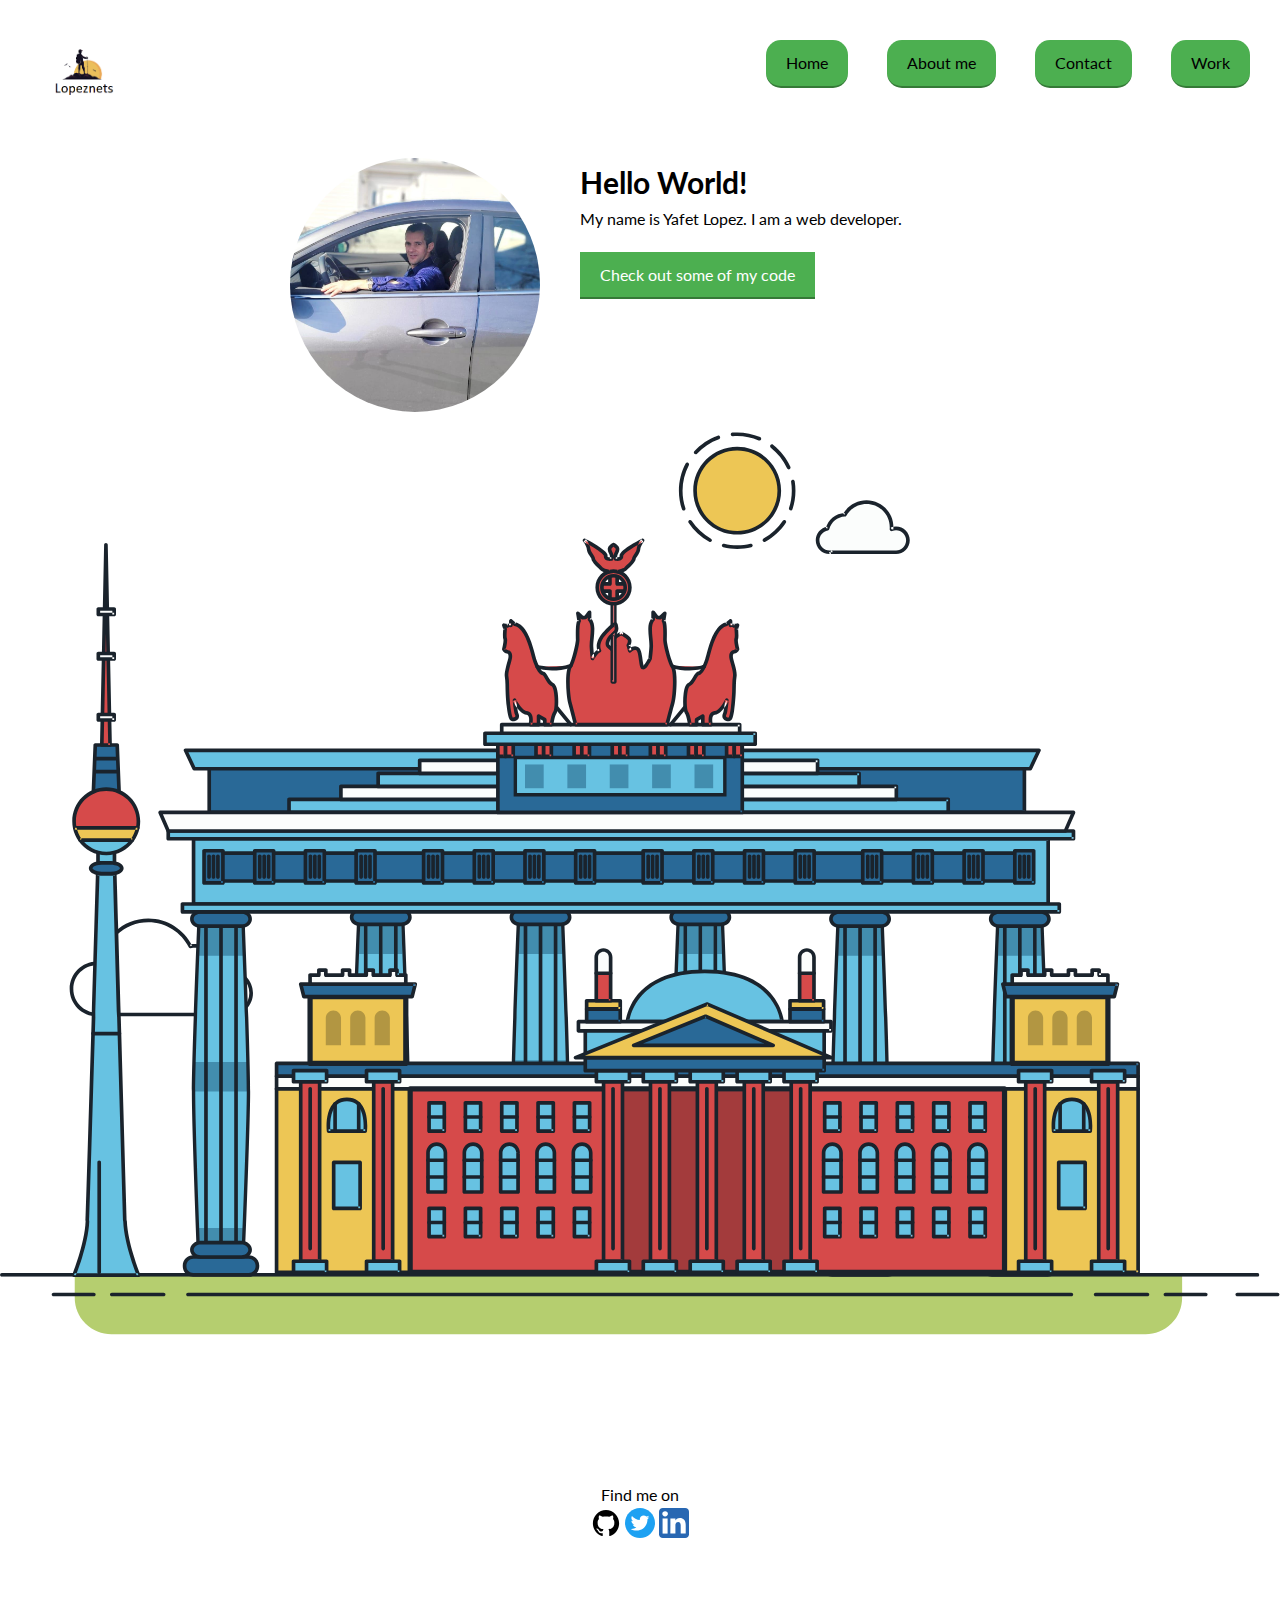
<file: index.html>
<!DOCTYPE html>
<html lang="en">
<head>
    <link rel="shortcut icon" href="https://www.wikipedia.org/static/favicon/wikipedia.ico">
    <meta charset="UTF-8">
    <meta http-equiv="X-UA-Compatible" content="IE=edge">
    <meta name="viewport" content="width=device-width, initial-scale=1.0">
    <title>My website</title>
    <link rel="shortcut icon" href="./img/images.png">
    <link rel="stylesheet" type="text/css" href="css/style.production.css">
    <!-- <link rel="stylesheet" type="text/css" href="css/normalize.css"> -->
    <link href="https://fonts.googleapis.com/css2?family=Lato:wght@400;700&display=swap" rel="stylesheet">
</head>

<body>
   <!-- Header including the logo and the main navigation -->
   <header class="page-header">
      <!-- Add Logo here -->
      <img src="img/images.png" alt="logo" class="logo">
      <nav class="main-navigation page-header__item">
         <ul role="menubar" class="navigation-list">
            <li role="presentation">
               <a href="index.html" role="menuitem" class="navigation-list__item">Home</a>
            </li>
            <li role="presentation">
               <a href="about.html" role="menuitem" class="navigation-list__item">About me</a>
            </li>
            <li role="presentation">
               <a href="contact.html" role="menuitem" class="navigation-list__item">Contact</a>
            </li>
            <li role="presentation">
               <a href="work.html" role="menuitem" class="navigation-list__item navigation-list__item--active">Work</a>
            </li>
         </ul>
      </nav>
   </header>
   <div class="profile">
      <img src="img/Me in the car.jpg" class="profile__portrait" alt="A photo of me">
      <h1>Hello World!</h1>
      <p>
         My name is Yafet Lopez. I am a <span>web</span> developer.
      </p>
      <a href="https://github.com/Yafet4275" class="button3" target="_blank">Check out some of my code</a>
   </div>
   
   <svg id="about-picture" xmlns="http://www.w3.org/2000/svg" class="berlin-illustration" height="auto" viewBox="0 0 700 505" xmlns:xlink="http://www.w3.org/1999/xlink">
      <defs>
          <polygon id="a" points=".06 231.917 .06 .929 688.717 .929 688.717 231.917"></polygon>
      </defs>
      <g fill="none" fill-rule="evenodd">
        <g transform="translate(0 241)" class="cloud-front">
        <path fill="#1A232C" d="M87.602,29 L87.602,28 C87.326,28.001 87.103,28.024 86.927,28.033 L86.979,29.031 L87.947,28.78 C85.741,20.282 78.041,14.002 68.852,14 C67.858,14 66.904,14.096 65.98,14.231 L66.125,15.22 L67.019,14.772 C62.626,6.015 53.567,0.001 43.102,0 C29.041,0.002 17.524,10.848 16.443,24.632 L17.44,24.71 L17.606,23.724 C16.803,23.589 15.969,23.5 15.102,23.5 C6.817,23.501 0.102,30.215 0.102,38.5 C0.102,46.785 6.817,53.499 15.102,53.5 L87.602,53.5 C94.644,53.499 100.351,47.792 100.352,40.75 C100.351,33.708 94.644,28.001 87.602,28 L87.602,30 C90.573,30 93.254,31.202 95.203,33.149 C97.15,35.097 98.351,37.778 98.352,40.75 C98.351,43.722 97.15,46.403 95.203,48.351 C93.254,50.298 90.573,51.5 87.602,51.5 L15.102,51.5 C11.509,51.5 8.265,50.046 5.909,47.692 C3.555,45.337 2.102,42.093 2.102,38.5 C2.102,34.907 3.555,31.663 5.909,29.308 C8.265,26.954 11.509,25.5 15.102,25.5 C15.831,25.5 16.553,25.575 17.273,25.697 C17.551,25.743 17.832,25.672 18.055,25.499 C18.277,25.325 18.414,25.07 18.436,24.789 C19.436,12.04 30.094,1.998 43.102,2 C52.786,1.999 61.163,7.564 65.231,15.669 C65.425,16.055 65.842,16.272 66.27,16.21 C67.132,16.084 67.988,16 68.852,16 C77.108,15.998 84.027,21.647 86.011,29.283 C86.13,29.741 86.557,30.054 87.031,30.03 C87.27,30.017 87.457,29.999 87.602,30 L87.602,29" transform="translate(38 36)"></path>
          </g>
          <path fill="#B5CE6F" d="M646.484,484.382 C646.484,489.501 644.531,494.62 640.627,498.525 C636.722,502.43 631.603,504.382 626.484,504.382 L60.873,504.382 C55.754,504.382 50.636,502.43 46.731,498.525 C42.826,494.62 40.873,489.501 40.873,484.382 L40.873,471.917 L646.484,471.917 L646.484,484.382"></path>
          <polyline fill="#67C2E2" points="334.824 185.029 101.449 185.029 106.209 195.08 563.438 195.08 568.2 185.029 334.824 185.029"></polyline>
          <path fill="#1A232C" d="M334.824,185.029 L334.824,184.029 L101.449,184.029 C101.104,184.029 100.788,184.203 100.604,184.494 C100.42,184.785 100.398,185.146 100.545,185.457 L105.306,195.508 C105.471,195.856 105.824,196.079 106.209,196.079 L563.438,196.079 C563.824,196.079 564.177,195.856 564.342,195.508 L569.104,185.457 C569.251,185.146 569.229,184.785 569.045,184.494 C568.861,184.203 568.544,184.029 568.2,184.029 L334.824,184.029 L334.824,186.029 L566.62,186.029 L562.806,194.08 L106.842,194.08 L103.029,186.029 L334.824,186.029 L334.824,185.029"></path>
          <polygon fill="#296997" points="114.416 218.974 560.222 218.974 560.222 195.08 114.416 195.08"></polygon>
          <path fill="#1A232C" d="M560.222,218.974 L560.222,217.974 L115.416,217.974 L115.416,196.079 L559.222,196.079 L559.222,218.974 L560.222,218.974 L560.222,217.974 L560.222,218.974 L561.222,218.974 L561.222,195.08 C561.222,194.816 561.115,194.559 560.929,194.372 C560.742,194.186 560.485,194.08 560.222,194.08 L114.416,194.08 C114.152,194.08 113.895,194.186 113.708,194.372 C113.522,194.559 113.416,194.816 113.416,195.08 L113.416,218.974 C113.416,219.237 113.522,219.495 113.708,219.681 C113.895,219.867 114.152,219.974 114.416,219.974 L560.222,219.974 C560.485,219.974 560.742,219.867 560.929,219.681 C561.115,219.495 561.222,219.237 561.222,218.974 L560.222,218.974"></path>
          <polygon fill="#67C2E2" points="105.85 269.08 573.225 269.08 573.225 233.398 105.85 233.398"></polygon>
          <path fill="#1A232C" d="M573.225,233.398 L573.225,232.398 L105.85,232.398 C105.587,232.398 105.329,232.505 105.143,232.691 C104.957,232.877 104.85,233.134 104.85,233.398 L104.85,269.08 C104.85,269.344 104.957,269.601 105.143,269.788 C105.329,269.974 105.587,270.08 105.85,270.08 L573.225,270.08 C573.488,270.08 573.745,269.974 573.932,269.788 C574.118,269.601 574.225,269.344 574.225,269.08 L574.225,233.398 C574.225,233.134 574.118,232.877 573.932,232.691 C573.745,232.505 573.488,232.398 573.225,232.398 L573.225,233.398 L572.225,233.398 L572.225,268.08 L106.85,268.08 L106.85,234.398 L573.225,234.398 L573.225,233.398 L572.225,233.398 L573.225,233.398"></path>
          <polygon fill="#296997" points="116.751 256.508 562.557 256.508 562.557 241.243 116.751 241.243"></polygon>
          <path fill="#1A232C" d="M562.557,256.508 L562.557,255.508 L117.75,255.508 L117.75,242.243 L561.557,242.243 L561.557,256.508 L562.557,256.508 L562.557,255.508 L562.557,256.508 L563.557,256.508 L563.557,241.243 C563.557,240.979 563.45,240.722 563.264,240.535 C563.078,240.349 562.82,240.243 562.557,240.243 L116.75,240.243 C116.487,240.243 116.23,240.349 116.043,240.535 C115.857,240.722 115.751,240.979 115.751,241.243 L115.751,256.508 C115.751,256.771 115.857,257.029 116.043,257.215 C116.23,257.401 116.487,257.508 116.751,257.508 L562.557,257.508 C562.82,257.508 563.077,257.401 563.264,257.215 C563.45,257.029 563.557,256.771 563.557,256.508 L562.557,256.508"></path>
          <polygon fill="#67C2E2" points="158.07 218.974 518.563 218.974 518.563 211.858 158.07 211.858"></polygon>
          <path fill="#1A232C" d="M518.563,211.858 L518.563,210.858 L158.07,210.858 C157.807,210.858 157.549,210.964 157.363,211.151 C157.177,211.337 157.07,211.594 157.07,211.858 L157.07,218.974 C157.07,219.237 157.177,219.495 157.363,219.681 C157.549,219.867 157.807,219.974 158.07,219.974 L518.563,219.974 C518.826,219.974 519.083,219.867 519.27,219.681 C519.456,219.495 519.562,219.237 519.562,218.974 L519.562,211.858 C519.562,211.594 519.456,211.337 519.27,211.151 C519.083,210.964 518.826,210.858 518.563,210.858 L518.563,211.858 L517.563,211.858 L517.563,217.974 L159.07,217.974 L159.07,212.858 L518.563,212.858 L518.563,211.858 L517.563,211.858 L518.563,211.858"></path>
          <polygon fill="#FBFDFC" points="186.438 211.858 490.194 211.858 490.194 204.741 186.438 204.741"></polygon>
          <path fill="#1A232C" d="M490.194,204.741 L490.194,203.741 L186.438,203.741 C186.175,203.741 185.917,203.848 185.731,204.034 C185.545,204.221 185.438,204.478 185.438,204.741 L185.438,211.858 C185.438,212.121 185.545,212.379 185.731,212.565 C185.917,212.751 186.175,212.858 186.438,212.858 L490.194,212.858 C490.458,212.858 490.715,212.751 490.902,212.565 C491.088,212.379 491.194,212.121 491.194,211.858 L491.194,204.741 C491.194,204.478 491.088,204.221 490.902,204.034 C490.715,203.848 490.458,203.741 490.194,203.741 L490.194,204.741 L489.194,204.741 L489.194,210.858 L187.438,210.858 L187.438,205.741 L490.194,205.741 L490.194,204.741 L489.194,204.741 L490.194,204.741"></path>
          <polygon fill="#67C2E2" points="206.805 204.741 469.828 204.741 469.828 197.624 206.805 197.624"></polygon>
          <path fill="#1A232C" d="M469.828,197.624 L469.828,196.624 L206.805,196.624 C206.541,196.624 206.284,196.731 206.098,196.917 C205.911,197.103 205.805,197.361 205.805,197.624 L205.805,204.741 C205.805,205.005 205.911,205.262 206.098,205.449 C206.284,205.635 206.541,205.741 206.805,205.741 L469.828,205.741 C470.091,205.741 470.349,205.635 470.535,205.449 C470.722,205.262 470.828,205.005 470.828,204.741 L470.828,197.624 C470.828,197.361 470.722,197.103 470.535,196.917 C470.349,196.731 470.091,196.624 469.828,196.624 L469.828,197.624 L468.828,197.624 L468.828,203.741 L207.805,203.741 L207.805,198.624 L469.828,198.624 L469.828,197.624 L468.828,197.624 L469.828,197.624"></path>
          <polygon fill="#FBFDFC" points="229.521 197.624 447.111 197.624 447.111 190.509 229.521 190.509"></polygon>
          <path fill="#1A232C" d="M447.111,190.509 L447.111,189.509 L229.521,189.509 C229.258,189.509 229,189.616 228.814,189.802 C228.628,189.988 228.521,190.246 228.521,190.509 L228.521,197.624 C228.521,197.888 228.628,198.145 228.814,198.332 C229,198.518 229.258,198.624 229.521,198.624 L447.111,198.624 C447.375,198.624 447.632,198.518 447.818,198.332 C448.005,198.145 448.111,197.888 448.111,197.624 L448.111,190.509 C448.111,190.246 448.005,189.988 447.818,189.802 C447.632,189.616 447.375,189.509 447.111,189.509 L447.111,190.509 L446.111,190.509 L446.111,196.624 L230.521,196.624 L230.521,191.509 L447.111,191.509 L447.111,190.509 L446.111,190.509 L447.111,190.509"></path>
          <path fill="#67C2E2" d="M135.607,355.447 C135.163,337.766 134.264,313.326 133.648,297.387 C133.274,287.721 133.004,281.18 133.004,281.18 L108.722,281.18 C108.722,281.18 108.452,287.721 108.079,297.387 C107.462,313.326 106.563,337.766 106.119,355.447 C105.953,362.059 105.85,367.732 105.85,371.653 L105.85,371.654 C105.85,386.117 107.243,424.332 108.089,446.189 C108.457,455.706 108.722,462.126 108.722,462.126 L133.004,462.126 C133.004,462.126 133.269,455.706 133.637,446.189 C134.482,424.332 135.876,386.117 135.876,371.654 L135.876,371.653 C135.876,367.732 135.773,362.059 135.607,355.447"></path>
          <path fill="#428DAE" d="M133.648 297.387L108.079 297.387C108.452 287.721 108.722 281.18 108.722 281.18L133.004 281.18C133.004 281.18 133.274 287.721 133.648 297.387M135.876 371.654L105.85 371.654 105.85 371.653C105.85 367.732 105.953 362.059 106.119 355.447L135.607 355.447C135.773 362.059 135.876 367.732 135.876 371.653L135.876 371.654M133.004 462.126L108.722 462.126C108.722 462.126 108.457 455.706 108.089 446.189L133.637 446.189C133.269 455.706 133.004 462.126 133.004 462.126"></path>
          <path fill="#1A232C" d="M109.612,461.199 L132.114,461.199 C132.447,453.007 134.949,390.886 134.949,371.653 C134.949,352.42 132.447,290.299 132.114,282.108 L109.612,282.108 C109.279,290.299 106.778,352.42 106.778,371.653 C106.778,390.886 109.279,453.007 109.612,461.199 Z M133.895,463.054 L107.832,463.054 L107.794,462.164 C107.766,461.466 104.922,392.193 104.922,371.653 C104.922,351.114 107.766,281.839 107.794,281.142 L107.832,280.252 L133.895,280.252 L133.931,281.142 C133.96,281.839 136.804,351.114 136.804,371.653 C136.804,392.193 133.96,461.466 133.931,462.164 L133.895,463.054 L133.895,463.054 Z"></path>
          <path fill="#1A232C" d="M111.638 281.18L111.638 462.126C111.638 462.679 112.086 463.126 112.638 463.126 113.19 463.126 113.638 462.679 113.638 462.126L113.638 281.18C113.638 280.628 113.19 280.18 112.638 280.18 112.086 280.18 111.638 280.628 111.638 281.18M119.863 281.18L119.863 462.126C119.863 462.679 120.311 463.126 120.863 463.126 121.416 463.126 121.863 462.679 121.863 462.126L121.863 281.18C121.863 280.628 121.416 280.18 120.863 280.18 120.311 280.18 119.863 280.628 119.863 281.18M128.088 281.18L128.088 462.126C128.088 462.679 128.536 463.126 129.088 463.126 129.64 463.126 130.088 462.679 130.088 462.126L130.088 281.18C130.088 280.628 129.64 280.18 129.088 280.18 128.536 280.18 128.088 280.628 128.088 281.18"></path>
          <path fill="#296997" d="M136.79,277.265 C136.79,279.418 134.675,281.18 132.09,281.18 L109.636,281.18 C107.051,281.18 104.936,279.418 104.936,277.265 C104.936,275.111 107.051,273.349 109.636,273.349 L132.09,273.349 C134.675,273.349 136.79,275.111 136.79,277.265"></path>
          <path fill="#1A232C" d="M136.79,277.265 L135.79,277.265 C135.789,278.005 135.433,278.704 134.769,279.262 C134.109,279.814 133.155,280.181 132.09,280.18 L109.636,280.18 C108.571,280.181 107.617,279.814 106.956,279.262 C106.293,278.704 105.936,278.005 105.936,277.265 C105.936,276.524 106.293,275.825 106.957,275.267 C107.617,274.715 108.571,274.348 109.636,274.349 L132.09,274.349 C133.155,274.348 134.109,274.716 134.769,275.267 C135.433,275.825 135.789,276.524 135.79,277.265 L137.79,277.265 C137.791,275.851 137.09,274.593 136.049,273.731 C135.006,272.863 133.61,272.35 132.09,272.349 L109.636,272.349 C108.116,272.35 106.72,272.863 105.676,273.731 C104.636,274.593 103.935,275.851 103.936,277.265 C103.935,278.678 104.636,279.937 105.677,280.798 C106.72,281.666 108.116,282.179 109.636,282.18 L132.09,282.18 C133.61,282.179 135.006,281.666 136.049,280.798 C137.09,279.937 137.791,278.678 137.79,277.265 L136.79,277.265"></path>
          <path fill="#296997" d="M140.775,467.217 C140.775,469.803 138.661,471.917 136.076,471.917 L105.65,471.917 C103.065,471.917 100.951,469.803 100.951,467.217 L100.951,466.825 C100.951,464.241 103.065,462.126 105.65,462.126 L136.076,462.126 C138.661,462.126 140.775,464.241 140.775,466.825 L140.775,467.217"></path>
          <path fill="#1A232C" d="M140.775,467.217 L139.775,467.217 C139.775,468.235 139.361,469.155 138.688,469.83 C138.013,470.503 137.093,470.917 136.076,470.917 L105.65,470.917 C104.633,470.917 103.713,470.504 103.038,469.83 C102.365,469.155 101.951,468.235 101.951,467.217 L101.951,466.825 C101.951,465.808 102.365,464.889 103.038,464.214 C103.713,463.54 104.633,463.127 105.65,463.126 L136.076,463.126 C137.093,463.127 138.013,463.54 138.688,464.214 C139.362,464.889 139.775,465.808 139.775,466.825 L139.775,467.217 L141.775,467.217 L141.775,466.825 C141.772,463.684 139.217,461.13 136.076,461.126 L105.65,461.126 C102.509,461.13 99.955,463.684 99.951,466.825 L99.951,467.217 C99.954,470.36 102.509,472.914 105.65,472.917 L136.076,472.917 C139.217,472.914 141.772,470.36 141.775,467.217 L140.775,467.217"></path>
          <path fill="#296997" d="M136.79,458.208 C136.79,460.363 134.675,462.126 132.09,462.126 L109.636,462.126 C107.051,462.126 104.936,460.363 104.936,458.208 C104.936,456.057 107.051,454.292 109.636,454.292 L132.09,454.292 C134.675,454.292 136.79,456.057 136.79,458.208"></path>
          <path fill="#1A232C" d="M136.79,458.208 L135.79,458.208 C135.789,458.949 135.432,459.649 134.769,460.207 C134.108,460.76 133.154,461.128 132.09,461.126 L109.636,461.126 C108.572,461.128 107.617,460.76 106.957,460.207 C106.293,459.649 105.936,458.949 105.936,458.208 C105.936,457.47 106.293,456.77 106.957,456.212 C107.617,455.659 108.572,455.291 109.636,455.292 L132.09,455.292 C133.154,455.291 134.108,455.659 134.769,456.212 C135.433,456.77 135.789,457.47 135.79,458.208 L137.79,458.208 C137.791,456.796 137.09,455.538 136.05,454.675 C135.006,453.808 133.61,453.294 132.09,453.292 L109.636,453.292 C108.115,453.294 106.719,453.808 105.676,454.675 C104.636,455.538 103.935,456.796 103.936,458.208 C103.935,459.622 104.636,460.881 105.676,461.743 C106.72,462.611 108.116,463.125 109.636,463.126 L132.09,463.126 C133.61,463.125 135.006,462.611 136.05,461.743 C137.09,460.881 137.791,459.622 137.79,458.208 L136.79,458.208"></path>
          <path fill="#67C2E2" d="M572.471,355.447 C572.025,337.766 571.126,313.326 570.51,297.387 C570.137,287.721 569.867,281.18 569.867,281.18 L545.585,281.18 C545.585,281.18 545.315,287.721 544.942,297.387 C544.326,313.326 543.427,337.766 542.981,355.447 C542.815,362.059 542.713,367.732 542.713,371.653 L542.713,371.654 C542.713,386.117 544.107,424.332 544.952,446.189 C545.32,455.706 545.585,462.126 545.585,462.126 L569.867,462.126 C569.867,462.126 570.132,455.706 570.499,446.189 C571.346,424.332 572.739,386.117 572.739,371.654 L572.739,371.653 C572.739,367.732 572.637,362.059 572.471,355.447"></path>
          <path fill="#428DAE" d="M569.582 297.387L566.951 297.387 566.951 282.108 568.977 282.108C569.063 284.206 569.29 289.841 569.582 297.387M564.951 297.387L545.871 297.387C546.162 289.841 546.39 284.206 546.476 282.108L564.951 282.108 564.951 297.387M571.8 369.187L566.951 369.187 566.951 356.265 571.562 356.265C571.685 361.272 571.771 365.701 571.8 369.187M564.951 369.187L543.653 369.187C543.684 365.512 543.777 360.79 543.912 355.447L553.551 355.447 553.551 356.265 564.951 356.265 564.951 369.187"></path>
          <path fill="#1A232C" d="M546.476,461.199 L568.977,461.199 C569.31,453.007 571.812,390.886 571.812,371.653 C571.812,352.42 569.31,290.299 568.977,282.108 L546.476,282.108 C546.142,290.299 543.642,352.42 543.642,371.653 C543.642,390.886 546.142,453.007 546.476,461.199 M570.758,463.054 L544.694,463.054 L544.658,462.164 C544.629,461.466 541.785,392.193 541.785,371.653 C541.785,351.114 544.629,281.839 544.658,281.142 L544.694,280.252 L570.758,280.252 L570.795,281.142 C570.823,281.839 573.667,351.114 573.667,371.653 C573.667,392.193 570.823,461.466 570.795,462.164 L570.758,463.054"></path>
          <path fill="#1A232C" d="M548.501 281.18L548.501 462.126C548.501 462.679 548.949 463.126 549.501 463.126 550.053 463.126 550.501 462.679 550.501 462.126L550.501 281.18C550.501 280.628 550.053 280.18 549.501 280.18 548.949 280.18 548.501 280.628 548.501 281.18M556.727 281.18L556.727 462.126C556.727 462.679 557.174 463.126 557.727 463.126 558.279 463.126 558.727 462.679 558.727 462.126L558.727 281.18C558.727 280.628 558.279 280.18 557.727 280.18 557.174 280.18 556.727 280.628 556.727 281.18M564.951 281.18L564.951 462.126C564.951 462.679 565.399 463.126 565.951 463.126 566.503 463.126 566.951 462.679 566.951 462.126L566.951 281.18C566.951 280.628 566.503 280.18 565.951 280.18 565.399 280.18 564.951 280.628 564.951 281.18"></path>
          <path fill="#296997" d="M573.653,277.265 C573.653,279.418 571.537,281.18 568.953,281.18 L546.499,281.18 C543.915,281.18 541.799,279.418 541.799,277.265 C541.799,275.111 543.915,273.349 546.499,273.349 L568.953,273.349 C571.537,273.349 573.653,275.111 573.653,277.265"></path>
          <path fill="#1A232C" d="M573.653,277.265 L572.653,277.265 C572.653,278.005 572.296,278.704 571.632,279.262 C570.972,279.814 570.017,280.181 568.953,280.18 L546.499,280.18 C545.435,280.181 544.48,279.814 543.82,279.262 C543.156,278.704 542.8,278.005 542.799,277.265 C542.8,276.525 543.156,275.825 543.82,275.267 C544.481,274.715 545.435,274.348 546.499,274.349 L568.953,274.349 C570.017,274.348 570.972,274.715 571.632,275.267 C572.296,275.825 572.653,276.525 572.653,277.265 L574.653,277.265 C574.654,275.851 573.953,274.593 572.912,273.731 C571.869,272.863 570.473,272.35 568.953,272.349 L546.499,272.349 C544.979,272.35 543.583,272.863 542.54,273.731 C541.499,274.593 540.798,275.851 540.799,277.265 C540.798,278.679 541.499,279.937 542.54,280.798 C543.583,281.666 544.979,282.179 546.499,282.18 L568.953,282.18 C570.473,282.179 571.869,281.666 572.912,280.798 C573.953,279.937 574.654,278.679 574.653,277.265 L573.653,277.265"></path>
          <path fill="#296997" d="M577.639,467.217 C577.639,469.803 575.524,471.917 572.938,471.917 L542.514,471.917 C539.929,471.917 537.813,469.803 537.813,467.217 L537.813,466.825 C537.813,464.241 539.929,462.126 542.514,462.126 L572.938,462.126 C575.524,462.126 577.639,464.241 577.639,466.825 L577.639,467.217"></path>
          <path fill="#1A232C" d="M577.639,467.217 L576.639,467.217 C576.638,468.235 576.225,469.155 575.551,469.83 C574.876,470.503 573.956,470.917 572.938,470.917 L542.514,470.917 C541.497,470.917 540.576,470.503 539.901,469.83 C539.227,469.155 538.814,468.234 538.813,467.217 L538.813,466.825 C538.814,465.808 539.227,464.889 539.901,464.214 C540.576,463.54 541.497,463.127 542.514,463.126 L572.938,463.126 C573.956,463.127 574.876,463.54 575.551,464.214 C576.225,464.888 576.638,465.808 576.639,466.825 L576.639,467.217 L578.639,467.217 L578.639,466.825 C578.635,463.684 576.081,461.13 572.938,461.126 L542.514,461.126 C539.372,461.13 536.817,463.684 536.813,466.825 L536.813,467.217 C536.817,470.36 539.372,472.914 542.514,472.917 L572.938,472.917 C576.081,472.914 578.635,470.359 578.639,467.217 L577.639,467.217"></path>
          <path fill="#296997" d="M573.653,458.208 C573.653,460.363 571.537,462.126 568.953,462.126 L546.499,462.126 C543.915,462.126 541.799,460.363 541.799,458.208 C541.799,456.057 543.915,454.292 546.499,454.292 L568.953,454.292 C571.537,454.292 573.653,456.057 573.653,458.208"></path>
          <path fill="#1A232C" d="M573.653,458.208 L572.653,458.208 C572.653,458.949 572.296,459.649 571.632,460.207 C570.971,460.76 570.017,461.128 568.953,461.126 L546.499,461.126 C545.435,461.128 544.481,460.76 543.82,460.207 C543.157,459.649 542.799,458.949 542.799,458.208 C542.799,457.47 543.156,456.77 543.82,456.212 C544.481,455.659 545.435,455.291 546.499,455.292 L568.953,455.292 C570.017,455.291 570.971,455.659 571.632,456.212 C572.296,456.77 572.653,457.47 572.653,458.208 L574.653,458.208 C574.654,456.796 573.953,455.538 572.912,454.675 C571.869,453.808 570.473,453.294 568.953,453.292 L546.499,453.292 C544.979,453.294 543.583,453.808 542.54,454.675 C541.499,455.538 540.798,456.796 540.799,458.208 C540.798,459.622 541.499,460.881 542.54,461.743 C543.583,462.611 544.979,463.125 546.499,463.126 L568.953,463.126 C570.473,463.125 571.869,462.611 572.912,461.743 C573.953,460.881 574.654,459.622 574.653,458.208 L573.653,458.208"></path>
          <path fill="#67C2E2" d="M485.098,355.447 C484.654,337.766 483.753,313.326 483.137,297.387 C482.764,287.721 482.494,281.18 482.494,281.18 L458.213,281.18 C458.213,281.18 457.942,287.721 457.569,297.387 C456.953,313.326 456.055,337.766 455.608,355.447 C455.443,362.059 455.34,367.732 455.34,371.653 L455.34,371.654 C455.34,386.117 456.733,424.332 457.58,446.189 C457.948,455.706 458.213,462.126 458.213,462.126 L482.494,462.126 C482.494,462.126 482.759,455.706 483.126,446.189 C483.973,424.332 485.366,386.117 485.366,371.654 L485.366,371.653 C485.366,367.732 485.265,362.059 485.098,355.447"></path>
          <path fill="#428DAE" d="M483.137 297.387L457.569 297.387C457.942 287.721 458.213 281.18 458.213 281.18L482.494 281.18C482.494 281.18 482.764 287.721 483.137 297.387M485.355 369.187L455.351 369.187C455.382 365.502 455.475 360.78 455.608 355.447L485.098 355.447C485.232 360.78 485.325 365.502 485.355 369.187"></path>
          <path fill="#1A232C" d="M459.103,461.199 L481.605,461.199 C481.938,453.007 484.439,390.886 484.439,371.653 C484.439,352.42 481.938,290.299 481.605,282.108 L459.103,282.108 C458.769,290.299 456.268,352.42 456.268,371.653 C456.268,390.886 458.769,453.007 459.103,461.199 Z M483.386,463.054 L457.321,463.054 L457.285,462.164 C457.256,461.466 454.412,392.193 454.412,371.653 C454.412,351.114 457.256,281.839 457.285,281.142 L457.321,280.252 L483.386,280.252 L483.422,281.142 C483.45,281.839 486.294,351.114 486.294,371.653 C486.294,392.193 483.45,461.466 483.422,462.164 L483.386,463.054 L483.386,463.054 Z"></path>
          <path fill="#1A232C" d="M461.128 281.18L461.128 462.126C461.128 462.679 461.576 463.126 462.128 463.126 462.68 463.126 463.128 462.679 463.128 462.126L463.128 281.18C463.128 280.628 462.68 280.18 462.128 280.18 461.576 280.18 461.128 280.628 461.128 281.18M469.354 281.18L469.354 462.126C469.354 462.679 469.801 463.126 470.354 463.126 470.906 463.126 471.354 462.679 471.354 462.126L471.354 281.18C471.354 280.628 470.906 280.18 470.354 280.18 469.801 280.18 469.354 280.628 469.354 281.18M477.578 281.18L477.578 462.126C477.578 462.679 478.026 463.126 478.578 463.126 479.13 463.126 479.578 462.679 479.578 462.126L479.578 281.18C479.578 280.628 479.13 280.18 478.578 280.18 478.026 280.18 477.578 280.628 477.578 281.18"></path>
          <path fill="#296997" d="M486.281,277.265 C486.281,279.418 484.164,281.18 481.58,281.18 L459.126,281.18 C456.542,281.18 454.426,279.418 454.426,277.265 C454.426,275.111 456.542,273.349 459.126,273.349 L481.58,273.349 C484.164,273.349 486.281,275.111 486.281,277.265"></path>
          <path fill="#1A232C" d="M486.281,277.265 L485.281,277.265 C485.281,278.005 484.924,278.704 484.26,279.262 C483.599,279.814 482.644,280.181 481.58,280.18 L459.126,280.18 C458.062,280.181 457.107,279.814 456.447,279.262 C455.783,278.704 455.427,278.005 455.426,277.265 C455.427,276.525 455.783,275.825 456.447,275.267 C457.108,274.715 458.062,274.348 459.126,274.349 L481.58,274.349 C482.644,274.348 483.599,274.716 484.26,275.268 C484.924,275.825 485.281,276.525 485.281,277.265 L487.281,277.265 C487.282,275.851 486.58,274.593 485.54,273.731 C484.496,272.863 483.1,272.35 481.58,272.349 L459.126,272.349 C457.606,272.35 456.21,272.863 455.167,273.731 C454.126,274.593 453.425,275.851 453.426,277.265 C453.425,278.679 454.126,279.937 455.167,280.798 C456.21,281.666 457.606,282.179 459.126,282.18 L481.58,282.18 C483.1,282.179 484.496,281.666 485.54,280.799 C486.58,279.937 487.282,278.679 487.281,277.265 L486.281,277.265"></path>
          <path fill="#296997" d="M490.266,467.217 C490.266,469.803 488.151,471.917 485.565,471.917 L455.141,471.917 C452.556,471.917 450.44,469.803 450.44,467.217 L450.44,466.825 C450.44,464.241 452.556,462.126 455.141,462.126 L485.565,462.126 C488.151,462.126 490.266,464.241 490.266,466.825 L490.266,467.217"></path>
          <path fill="#1A232C" d="M490.266,467.217 L489.266,467.217 C489.265,468.235 488.852,469.155 488.178,469.83 C487.503,470.503 486.583,470.917 485.565,470.917 L455.141,470.917 C454.124,470.917 453.203,470.503 452.528,469.83 C451.854,469.155 451.441,468.234 451.44,467.217 L451.44,466.825 C451.441,465.808 451.854,464.889 452.528,464.214 C453.203,463.54 454.124,463.127 455.141,463.126 L485.565,463.126 C486.583,463.127 487.503,463.54 488.178,464.214 C488.852,464.888 489.265,465.808 489.266,466.825 L489.266,467.217 L491.266,467.217 L491.266,466.825 C491.262,463.684 488.708,461.13 485.565,461.126 L455.141,461.126 C451.999,461.13 449.444,463.684 449.44,466.825 L449.44,467.217 C449.444,470.36 451.999,472.914 455.141,472.917 L485.565,472.917 C488.708,472.914 491.262,470.359 491.266,467.217 L490.266,467.217"></path>
          <path fill="#296997" d="M486.281,458.208 C486.281,460.363 484.164,462.126 481.58,462.126 L459.126,462.126 C456.542,462.126 454.426,460.363 454.426,458.208 C454.426,456.057 456.542,454.292 459.126,454.292 L481.58,454.292 C484.164,454.292 486.281,456.057 486.281,458.208"></path>
          <path fill="#1A232C" d="M486.281,458.208 L485.281,458.208 C485.281,458.949 484.923,459.649 484.26,460.207 C483.599,460.76 482.644,461.128 481.58,461.126 L459.126,461.126 C458.062,461.128 457.108,460.76 456.447,460.207 C455.784,459.649 455.427,458.949 455.426,458.208 C455.426,457.47 455.783,456.77 456.447,456.212 C457.108,455.659 458.062,455.291 459.126,455.292 L481.58,455.292 C482.644,455.291 483.598,455.659 484.26,456.212 C484.924,456.77 485.281,457.47 485.281,458.208 L487.281,458.208 C487.282,456.795 486.58,455.538 485.54,454.675 C484.496,453.808 483.1,453.294 481.58,453.292 L459.126,453.292 C457.606,453.294 456.21,453.808 455.167,454.675 C454.126,455.538 453.425,456.796 453.426,458.208 C453.425,459.622 454.126,460.881 455.167,461.743 C456.21,462.611 457.606,463.125 459.126,463.126 L481.58,463.126 C483.1,463.125 484.496,462.611 485.54,461.743 C486.581,460.881 487.282,459.622 487.281,458.208 L486.281,458.208"></path>
          <path fill="#67C2E2" d="M397.726,354.466 C397.28,336.787 396.381,312.346 395.765,296.407 C395.392,286.742 395.122,280.2 395.122,280.2 L370.84,280.2 C370.84,280.2 370.57,286.742 370.197,296.407 C369.581,312.346 368.682,336.787 368.236,354.466 C368.07,361.078 367.968,366.751 367.968,370.672 L367.968,370.673 C367.968,385.136 369.361,423.352 370.207,445.208 C370.575,454.726 370.84,461.146 370.84,461.146 L395.122,461.146 C395.122,461.146 395.386,454.726 395.754,445.208 C396.601,423.352 397.994,385.136 397.994,370.673 L397.994,370.672 C397.994,366.751 397.892,361.078 397.726,354.466"></path>
          <path fill="#428DAE" d="M394.837 296.407L392.206 296.407 392.206 281.127 394.233 281.127C394.318 283.225 394.545 288.861 394.837 296.407L394.837 296.407zM383.981 296.407L390.206 296.407 390.206 281.127 383.981 281.127 383.981 296.407zM375.756 296.407L381.98 296.407 381.98 281.127 375.756 281.127 375.756 296.407zM373.756 296.407L371.126 296.407C371.417 288.861 371.645 283.225 371.73 281.127L373.756 281.127 373.756 296.407 373.756 296.407zM397.062 369.187L392.206 369.187 392.206 354.466 396.796 354.466C396.943 360.298 397.041 365.389 397.062 369.187L397.062 369.187zM383.981 369.187L390.206 369.187 390.206 354.466 383.981 354.466 383.981 369.187zM375.756 369.187L381.98 369.187 381.98 354.466 375.756 354.466 375.756 369.187zM373.756 369.187L368.9 369.187C368.921 365.389 369.019 360.298 369.166 354.466L373.756 354.466 373.756 369.187 373.756 369.187z"></path>
          <path fill="#1A232C" d="M371.73,460.218 L394.233,460.218 C394.565,452.027 397.066,389.906 397.066,370.672 C397.066,351.44 394.565,289.319 394.233,281.127 L371.73,281.127 C371.397,289.319 368.895,351.44 368.895,370.672 C368.895,389.906 371.397,452.027 371.73,460.218 M396.013,462.074 L369.949,462.074 L369.912,461.184 C369.884,460.486 367.04,391.212 367.04,370.672 C367.04,350.133 369.884,280.859 369.912,280.162 L369.949,279.272 L396.013,279.272 L396.05,280.162 C396.078,280.859 398.922,350.133 398.922,370.672 C398.922,391.212 396.078,460.486 396.05,461.184 L396.013,462.074"></path>
          <path fill="#1A232C" d="M373.756 280.2L373.756 461.146C373.756 461.698 374.203 462.146 374.756 462.146 375.308 462.146 375.756 461.698 375.756 461.146L375.756 280.2C375.756 279.647 375.308 279.2 374.756 279.2 374.203 279.2 373.756 279.647 373.756 280.2M381.98 280.2L381.98 461.146C381.98 461.698 382.428 462.146 382.98 462.146 383.533 462.146 383.981 461.698 383.981 461.146L383.981 280.2C383.981 279.647 383.533 279.2 382.98 279.2 382.428 279.2 381.98 279.647 381.98 280.2M390.206 280.2L390.206 461.146C390.206 461.698 390.654 462.146 391.206 462.146 391.758 462.146 392.206 461.698 392.206 461.146L392.206 280.2C392.206 279.647 391.758 279.2 391.206 279.2 390.654 279.2 390.206 279.647 390.206 280.2"></path>
          <path fill="#296997" d="M398.908,276.285 C398.908,278.439 396.792,280.2 394.208,280.2 L371.754,280.2 C369.17,280.2 367.053,278.439 367.053,276.285 C367.053,274.13 369.17,272.369 371.754,272.369 L394.208,272.369 C396.792,272.369 398.908,274.13 398.908,276.285"></path>
          <path fill="#1A232C" d="M398.908,276.285 L397.908,276.285 C397.907,277.025 397.551,277.724 396.887,278.281 C396.227,278.833 395.272,279.201 394.208,279.2 L371.754,279.2 C370.69,279.201 369.735,278.833 369.074,278.281 C368.41,277.724 368.053,277.025 368.053,276.285 C368.053,275.544 368.41,274.845 369.074,274.287 C369.735,273.735 370.69,273.367 371.754,273.369 L394.208,273.369 C395.272,273.367 396.227,273.735 396.887,274.287 C397.551,274.844 397.907,275.544 397.908,276.285 L399.908,276.285 C399.909,274.871 399.208,273.612 398.167,272.75 C397.124,271.883 395.728,271.37 394.208,271.369 L371.754,271.369 C370.234,271.37 368.838,271.883 367.794,272.75 C366.754,273.612 366.052,274.871 366.053,276.285 C366.052,277.699 366.754,278.957 367.795,279.818 C368.838,280.686 370.234,281.198 371.754,281.2 L394.208,281.2 C395.728,281.198 397.123,280.686 398.167,279.818 C399.208,278.957 399.909,277.698 399.908,276.285 L398.908,276.285"></path>
          <path fill="#296997" d="M402.894,466.237 C402.894,468.823 400.779,470.937 398.193,470.937 L367.768,470.937 C365.183,470.937 363.068,468.823 363.068,466.237 L363.068,465.844 C363.068,463.26 365.183,461.146 367.768,461.146 L398.193,461.146 C400.779,461.146 402.894,463.26 402.894,465.844 L402.894,466.237"></path>
          <path fill="#1A232C" d="M402.894,466.237 L401.894,466.237 C401.893,467.254 401.48,468.174 400.806,468.849 C400.131,469.523 399.211,469.937 398.193,469.937 L367.768,469.937 C366.751,469.937 365.831,469.523 365.156,468.849 C364.482,468.174 364.069,467.254 364.068,466.237 L364.068,465.844 C364.069,464.828 364.482,463.908 365.156,463.233 C365.831,462.56 366.751,462.146 367.768,462.146 L398.193,462.146 C399.211,462.146 400.131,462.56 400.806,463.233 C401.48,463.908 401.893,464.828 401.894,465.844 L401.894,466.237 L403.894,466.237 L403.894,465.844 C403.89,462.703 401.336,460.15 398.193,460.146 L367.768,460.146 C364.626,460.15 362.072,462.703 362.068,465.844 L362.068,466.237 C362.072,469.379 364.626,471.933 367.768,471.937 L398.193,471.937 C401.336,471.933 403.89,469.379 403.894,466.237 L402.894,466.237"></path>
          <path fill="#296997" d="M398.908,457.228 C398.908,459.382 396.792,461.146 394.208,461.146 L371.754,461.146 C369.17,461.146 367.053,459.382 367.053,457.228 C367.053,455.077 369.17,453.312 371.754,453.312 L394.208,453.312 C396.792,453.312 398.908,455.077 398.908,457.228"></path>
          <path fill="#1A232C" d="M398.908,457.228 L397.908,457.228 C397.908,457.968 397.55,458.669 396.887,459.226 C396.226,459.779 395.272,460.147 394.208,460.146 L371.754,460.146 C370.69,460.147 369.736,459.779 369.074,459.226 C368.411,458.668 368.053,457.968 368.053,457.228 C368.053,456.489 368.41,455.789 369.074,455.231 C369.736,454.679 370.69,454.311 371.754,454.312 L394.208,454.312 C395.272,454.311 396.226,454.679 396.887,455.231 C397.551,455.789 397.908,456.489 397.908,457.228 L399.908,457.228 C399.909,455.815 399.208,454.557 398.167,453.695 C397.124,452.827 395.728,452.313 394.208,452.312 L371.754,452.312 C370.234,452.313 368.838,452.827 367.794,453.695 C366.754,454.557 366.052,455.815 366.053,457.228 C366.052,458.642 366.753,459.901 367.794,460.763 C368.838,461.631 370.234,462.145 371.754,462.146 L394.208,462.146 C395.728,462.145 397.124,461.631 398.167,460.763 C399.208,459.9 399.909,458.642 399.908,457.228 L398.908,457.228"></path>
          <path fill="#67C2E2" d="M310.353,354.466 C309.908,336.787 309.009,312.346 308.393,296.407 C308.019,286.742 307.75,280.2 307.75,280.2 L283.467,280.2 C283.467,280.2 283.198,286.742 282.824,296.407 C282.208,312.346 281.309,336.787 280.864,354.466 C280.698,361.078 280.596,366.751 280.596,370.672 L280.596,370.673 C280.596,385.136 281.989,423.352 282.834,445.208 C283.202,454.726 283.467,461.146 283.467,461.146 L307.75,461.146 C307.75,461.146 308.014,454.726 308.382,445.208 C309.228,423.352 310.622,385.136 310.622,370.673 L310.622,370.672 C310.622,366.751 310.518,361.078 310.353,354.466"></path>
          <path fill="#428DAE" d="M308.393 296.407L282.824 296.407C283.198 286.742 283.467 280.2 283.467 280.2L307.75 280.2C307.75 280.2 308.019 286.742 308.393 296.407M310.617 369.187L280.6 369.187C280.621 365.377 280.718 360.285 280.864 354.466L310.353 354.466C310.498 360.285 310.596 365.377 310.617 369.187"></path>
          <path fill="#1A232C" d="M284.357,460.218 L306.86,460.218 C307.193,452.027 309.694,389.906 309.694,370.672 C309.694,351.44 307.193,289.319 306.86,281.127 L284.357,281.127 C284.024,289.319 281.523,351.44 281.523,370.672 C281.523,389.906 284.024,452.027 284.357,460.218 Z M308.639,462.074 L282.576,462.074 L282.54,461.184 C282.511,460.486 279.668,391.212 279.668,370.672 C279.668,350.133 282.511,280.859 282.54,280.162 L282.576,279.272 L308.639,279.272 L308.677,280.162 C308.706,280.859 311.549,350.133 311.549,370.672 C311.549,391.212 308.706,460.486 308.677,461.184 L308.639,462.074 L308.639,462.074 Z"></path>
          <path fill="#1A232C" d="M286.383 280.2L286.383 461.146C286.383 461.698 286.831 462.146 287.383 462.146 287.936 462.146 288.383 461.698 288.383 461.146L288.383 280.2C288.383 279.647 287.936 279.2 287.383 279.2 286.831 279.2 286.383 279.647 286.383 280.2M294.608 280.2L294.608 461.146C294.608 461.698 295.056 462.146 295.608 462.146 296.161 462.146 296.608 461.698 296.608 461.146L296.608 280.2C296.608 279.647 296.161 279.2 295.608 279.2 295.056 279.2 294.608 279.647 294.608 280.2M302.834 280.2L302.834 461.146C302.834 461.698 303.281 462.146 303.834 462.146 304.386 462.146 304.834 461.698 304.834 461.146L304.834 280.2C304.834 279.647 304.386 279.2 303.834 279.2 303.281 279.2 302.834 279.647 302.834 280.2"></path>
          <path fill="#296997" d="M311.535,276.285 C311.535,278.439 309.42,280.2 306.836,280.2 L284.381,280.2 C281.797,280.2 279.681,278.439 279.681,276.285 C279.681,274.13 281.797,272.369 284.381,272.369 L306.836,272.369 C309.42,272.369 311.535,274.13 311.535,276.285"></path>
          <path fill="#1A232C" d="M311.535,276.285 L310.535,276.285 C310.534,277.025 310.177,277.724 309.514,278.282 C308.854,278.833 307.901,279.201 306.836,279.2 L284.381,279.2 C283.316,279.201 282.362,278.833 281.702,278.281 C281.038,277.724 280.681,277.025 280.681,276.285 C280.681,275.544 281.038,274.844 281.702,274.287 C282.362,273.735 283.317,273.367 284.381,273.369 L306.836,273.369 C307.9,273.367 308.854,273.735 309.514,274.287 C310.177,274.844 310.534,275.544 310.535,276.285 L312.535,276.285 C312.535,274.871 311.835,273.613 310.795,272.75 C309.751,271.883 308.356,271.37 306.836,271.369 L284.381,271.369 C282.861,271.37 281.465,271.883 280.422,272.75 C279.381,273.612 278.68,274.871 278.681,276.285 C278.68,277.698 279.381,278.957 280.422,279.818 C281.465,280.686 282.861,281.198 284.381,281.2 L306.836,281.2 C308.356,281.198 309.751,280.685 310.794,279.818 C311.835,278.956 312.535,277.698 312.535,276.285 L311.535,276.285"></path>
          <path fill="#296997" d="M315.522,466.237 C315.522,468.823 313.407,470.937 310.821,470.937 L280.396,470.937 C277.811,470.937 275.696,468.823 275.696,466.237 L275.696,465.844 C275.696,463.26 277.811,461.146 280.396,461.146 L310.821,461.146 C313.407,461.146 315.522,463.26 315.522,465.844 L315.522,466.237"></path>
          <path fill="#1A232C" d="M315.522,466.237 L314.522,466.237 C314.521,467.254 314.108,468.174 313.434,468.849 C312.759,469.523 311.838,469.937 310.821,469.937 L280.396,469.937 C279.379,469.937 278.458,469.523 277.783,468.849 C277.11,468.174 276.696,467.254 276.696,466.237 L276.696,465.844 C276.696,464.828 277.11,463.908 277.783,463.233 C278.458,462.56 279.379,462.146 280.396,462.146 L310.821,462.146 C311.838,462.146 312.759,462.56 313.434,463.233 C314.108,463.908 314.521,464.828 314.522,465.844 L314.522,466.237 L316.521,466.237 L316.521,465.844 C316.518,462.703 313.963,460.15 310.821,460.146 L280.396,460.146 C277.254,460.15 274.7,462.703 274.696,465.844 L274.696,466.237 C274.699,469.379 277.254,471.933 280.396,471.937 L310.821,471.937 C313.963,471.933 316.518,469.379 316.521,466.237 L315.522,466.237"></path>
          <path fill="#296997" d="M311.535,457.228 C311.535,459.382 309.42,461.146 306.836,461.146 L284.381,461.146 C281.797,461.146 279.681,459.382 279.681,457.228 C279.681,455.077 281.797,453.312 284.381,453.312 L306.836,453.312 C309.42,453.312 311.535,455.077 311.535,457.228"></path>
          <path fill="#1A232C" d="M311.535,457.228 L310.535,457.228 C310.534,457.969 310.177,458.669 309.514,459.227 C308.854,459.779 307.9,460.147 306.836,460.146 L284.381,460.146 C283.317,460.147 282.363,459.779 281.702,459.227 C281.038,458.669 280.681,457.968 280.681,457.228 C280.681,456.489 281.038,455.789 281.702,455.231 C282.363,454.679 283.317,454.311 284.381,454.312 L306.836,454.312 C307.9,454.311 308.854,454.679 309.514,455.231 C310.177,455.789 310.534,456.489 310.535,457.228 L312.535,457.228 C312.535,455.815 311.835,454.558 310.795,453.695 C309.752,452.827 308.356,452.313 306.836,452.312 L284.381,452.312 C282.861,452.313 281.465,452.827 280.422,453.695 C279.381,454.557 278.68,455.815 278.681,457.228 C278.68,458.642 279.381,459.9 280.422,460.763 C281.465,461.631 282.861,462.145 284.381,462.146 L306.836,462.146 C308.356,462.145 309.752,461.631 310.795,460.763 C311.835,459.9 312.535,458.641 312.535,457.228 L311.535,457.228"></path>
          <path fill="#67C2E2" d="M222.981,354.466 C222.535,336.787 221.636,312.346 221.02,296.407 C220.647,286.742 220.377,280.2 220.377,280.2 L196.094,280.2 C196.094,280.2 195.825,286.742 195.452,296.407 C194.835,312.346 193.936,336.787 193.491,354.466 C193.325,361.078 193.223,366.751 193.223,370.672 L193.223,370.673 C193.223,385.136 194.616,423.352 195.462,445.208 C195.83,454.726 196.094,461.146 196.094,461.146 L220.377,461.146 C220.377,461.146 220.642,454.726 221.009,445.208 C221.855,423.352 223.249,385.136 223.249,370.673 L223.249,370.672 C223.249,366.751 223.146,361.078 222.981,354.466"></path>
          <path fill="#428DAE" d="M220.091 296.407L209.236 296.407 209.236 281.127 219.487 281.127C219.573 283.225 219.8 288.861 220.091 296.407L220.091 296.407zM201.011 296.407L207.236 296.407 207.236 281.127 201.011 281.127 201.011 296.407zM199.011 296.407L196.381 296.407C196.672 288.861 196.899 283.225 196.985 281.127L199.011 281.127 199.011 296.407 199.011 296.407zM222.317 369.187L209.236 369.187 209.236 356.265 221.923 356.265 221.923 354.466 222.051 354.466C222.198 360.298 222.296 365.389 222.317 369.187L222.317 369.187zM201.011 369.187L207.236 369.187 207.236 356.265 201.011 356.265 201.011 369.187zM199.011 369.187L194.155 369.187C194.174 365.784 194.255 361.345 194.377 356.265L199.011 356.265 199.011 369.187 199.011 369.187z"></path>
          <path fill="#1A232C" d="M196.985,460.218 L219.487,460.218 C219.82,452.027 222.321,389.906 222.321,370.672 C222.321,351.44 219.82,289.319 219.487,281.127 L196.985,281.127 C196.651,289.319 194.151,351.44 194.151,370.672 C194.151,389.906 196.651,452.027 196.985,460.218 M221.267,462.074 L195.204,462.074 L195.167,461.184 C195.138,460.486 192.295,391.212 192.295,370.672 C192.295,350.133 195.138,280.859 195.167,280.162 L195.204,279.272 L221.267,279.272 L221.305,280.162 C221.334,280.859 224.177,350.133 224.177,370.672 C224.177,391.212 221.334,460.486 221.305,461.184 L221.267,462.074"></path>
          <path fill="#1A232C" d="M199.011 280.2L199.011 461.146C199.011 461.698 199.458 462.146 200.011 462.146 200.563 462.146 201.011 461.698 201.011 461.146L201.011 280.2C201.011 279.647 200.563 279.2 200.011 279.2 199.458 279.2 199.011 279.647 199.011 280.2M207.236 280.2L207.236 461.146C207.236 461.698 207.684 462.146 208.236 462.146 208.788 462.146 209.236 461.698 209.236 461.146L209.236 280.2C209.236 279.647 208.788 279.2 208.236 279.2 207.684 279.2 207.236 279.647 207.236 280.2M215.461 280.2L215.461 461.146C215.461 461.698 215.909 462.146 216.461 462.146 217.013 462.146 217.461 461.698 217.461 461.146L217.461 280.2C217.461 279.647 217.013 279.2 216.461 279.2 215.909 279.2 215.461 279.647 215.461 280.2"></path>
          <path fill="#296997" d="M224.162,276.285 C224.162,278.439 222.047,280.2 219.463,280.2 L197.008,280.2 C194.424,280.2 192.308,278.439 192.308,276.285 C192.308,274.13 194.424,272.369 197.008,272.369 L219.463,272.369 C222.047,272.369 224.162,274.13 224.162,276.285"></path>
          <path fill="#1A232C" d="M224.162,276.285 L223.162,276.285 C223.161,277.025 222.805,277.724 222.142,278.282 C221.482,278.833 220.528,279.201 219.463,279.2 L197.008,279.2 C195.944,279.201 194.99,278.833 194.329,278.281 C193.665,277.724 193.308,277.025 193.308,276.285 C193.308,275.544 193.665,274.845 194.329,274.287 C194.99,273.735 195.944,273.367 197.008,273.369 L219.463,273.369 C220.528,273.367 221.481,273.735 222.142,274.287 C222.805,274.844 223.161,275.544 223.162,276.285 L225.162,276.285 C225.163,274.871 224.462,273.613 223.422,272.75 C222.379,271.883 220.983,271.37 219.463,271.369 L197.008,271.369 C195.489,271.37 194.093,271.883 193.049,272.75 C192.008,273.612 191.307,274.871 191.308,276.285 C191.307,277.698 192.008,278.957 193.049,279.818 C194.093,280.686 195.489,281.198 197.008,281.2 L219.463,281.2 C220.983,281.198 222.379,280.686 223.422,279.818 C224.462,278.956 225.163,277.698 225.162,276.285 L224.162,276.285"></path>
          <path fill="#296997" d="M228.149,466.237 C228.149,468.823 226.034,470.937 223.448,470.937 L193.022,470.937 C190.438,470.937 188.323,468.823 188.323,466.237 L188.323,465.844 C188.323,463.26 190.438,461.146 193.022,461.146 L223.448,461.146 C226.034,461.146 228.149,463.26 228.149,465.844 L228.149,466.237"></path>
          <path fill="#1A232C" d="M228.149,466.237 L227.149,466.237 C227.149,467.254 226.735,468.174 226.061,468.849 C225.386,469.523 224.466,469.937 223.448,469.937 L193.022,469.937 C192.006,469.937 191.086,469.523 190.411,468.849 C189.737,468.174 189.324,467.254 189.323,466.237 L189.323,465.844 C189.324,464.828 189.737,463.908 190.411,463.233 C191.086,462.56 192.006,462.146 193.022,462.146 L223.448,462.146 C224.466,462.146 225.386,462.56 226.061,463.233 C226.735,463.908 227.149,464.828 227.149,465.844 L227.149,466.237 L229.149,466.237 L229.149,465.844 C229.145,462.703 226.59,460.15 223.448,460.146 L193.022,460.146 C189.881,460.15 187.327,462.703 187.323,465.844 L187.323,466.237 C187.327,469.379 189.881,471.933 193.022,471.937 L223.448,471.937 C226.59,471.933 229.145,469.379 229.149,466.237 L228.149,466.237"></path>
          <path fill="#296997" d="M224.162,457.228 C224.162,459.382 222.047,461.146 219.463,461.146 L197.008,461.146 C194.424,461.146 192.308,459.382 192.308,457.228 C192.308,455.077 194.424,453.312 197.008,453.312 L219.463,453.312 C222.047,453.312 224.162,455.077 224.162,457.228"></path>
          <path fill="#1A232C" d="M224.162,457.228 L223.162,457.228 C223.161,457.969 222.805,458.669 222.141,459.227 C221.481,459.779 220.527,460.147 219.463,460.146 L197.008,460.146 C195.944,460.147 194.99,459.779 194.329,459.227 C193.665,458.669 193.308,457.968 193.308,457.228 C193.308,456.489 193.665,455.789 194.329,455.231 C194.99,454.679 195.945,454.311 197.008,454.312 L219.463,454.312 C220.527,454.311 221.481,454.679 222.141,455.231 C222.805,455.789 223.161,456.489 223.162,457.228 L225.162,457.228 C225.163,455.815 224.462,454.557 223.422,453.695 C222.379,452.827 220.984,452.313 219.463,452.312 L197.008,452.312 C195.488,452.313 194.092,452.827 193.049,453.695 C192.008,454.557 191.307,455.815 191.308,457.228 C191.307,458.642 192.008,459.9 193.049,460.763 C194.092,461.631 195.488,462.145 197.008,462.146 L219.463,462.146 C220.983,462.145 222.379,461.631 223.422,460.763 C224.462,459.9 225.163,458.641 225.162,457.228 L224.162,457.228"></path>
          <polygon fill="#67C2E2" points="99.774 273.349 579.301 273.349 579.301 269.08 99.774 269.08"></polygon>
          <path fill="#1A232C" d="M579.301,273.349 L579.301,272.349 L100.774,272.349 L100.774,270.08 L578.301,270.08 L578.301,273.349 L579.301,273.349 L579.301,272.349 L579.301,273.349 L580.301,273.349 L580.301,269.08 C580.301,268.817 580.194,268.56 580.008,268.373 C579.822,268.187 579.564,268.08 579.301,268.08 L99.774,268.08 C99.511,268.08 99.254,268.187 99.067,268.373 C98.881,268.56 98.774,268.817 98.774,269.08 L98.774,273.349 C98.774,273.612 98.881,273.87 99.067,274.056 C99.254,274.242 99.511,274.349 99.774,274.349 L579.301,274.349 C579.564,274.349 579.822,274.242 580.008,274.056 C580.194,273.87 580.301,273.612 580.301,273.349 L579.301,273.349"></path>
          <polygon fill="#67C2E2" points="92.01 233.398 587.064 233.398 587.064 229.131 92.01 229.131"></polygon>
          <path fill="#1A232C" d="M587.064,233.398 L587.064,232.398 L93.01,232.398 L93.01,230.131 L586.064,230.131 L586.064,233.398 L587.064,233.398 L587.064,232.398 L587.064,233.398 L588.064,233.398 L588.064,229.131 C588.064,228.868 587.958,228.61 587.772,228.424 C587.585,228.238 587.328,228.131 587.064,228.131 L92.01,228.131 C91.746,228.131 91.489,228.238 91.303,228.424 C91.116,228.61 91.01,228.868 91.01,229.131 L91.01,233.398 C91.01,233.661 91.117,233.919 91.303,234.105 C91.489,234.291 91.746,234.398 92.01,234.398 L587.064,234.398 C587.328,234.398 587.585,234.291 587.771,234.105 C587.958,233.919 588.064,233.661 588.064,233.398 L587.064,233.398"></path>
          <polyline fill="#FBFDFC" points="337.318 218.974 87.572 218.974 92.01 229.131 582.626 229.131 587.064 218.974 337.318 218.974"></polyline>
          <path fill="#1A232C" d="M337.318,218.974 L337.318,217.974 L87.572,217.974 C87.235,217.974 86.92,218.144 86.736,218.426 C86.551,218.709 86.521,219.065 86.656,219.374 L91.093,229.532 C91.253,229.896 91.612,230.131 92.01,230.131 L582.626,230.131 C583.024,230.131 583.383,229.897 583.542,229.532 L587.981,219.374 C588.116,219.065 588.086,218.709 587.901,218.426 C587.716,218.144 587.402,217.974 587.064,217.974 L337.318,217.974 L337.318,219.974 L585.536,219.974 L581.972,228.131 L92.664,228.131 L89.1,219.974 L337.318,219.974 L337.318,218.974"></path>
          <polygon fill="#296997" points="272.283 218.974 405.943 218.974 405.943 181.701 272.283 181.701"></polygon>
          <path fill="#1A232C" d="M405.943,218.974 L405.943,217.974 L273.283,217.974 L273.283,182.701 L404.943,182.701 L404.943,218.974 L405.943,218.974 L405.943,217.974 L405.943,218.974 L406.943,218.974 L406.943,181.701 C406.943,181.437 406.837,181.18 406.65,180.993 C406.464,180.807 406.207,180.701 405.943,180.701 L272.283,180.701 C272.02,180.701 271.762,180.807 271.576,180.993 C271.39,181.18 271.283,181.437 271.283,181.701 L271.283,218.974 C271.283,219.237 271.39,219.495 271.576,219.681 C271.762,219.867 272.02,219.974 272.283,219.974 L405.943,219.974 C406.207,219.974 406.464,219.867 406.65,219.681 C406.837,219.495 406.943,219.237 406.943,218.974 L405.943,218.974"></path>
          <polygon fill="#67C2E2" points="281.833 209.312 396.393 209.312 396.393 188.946 281.833 188.946"></polygon>
          <polygon fill="#428DAE" points="287.111 205.753 297.328 205.753 297.328 192.749 287.111 192.749"></polygon>
          <polygon fill="#428DAE" points="310.284 205.753 320.501 205.753 320.501 192.749 310.284 192.749"></polygon>
          <polygon fill="#428DAE" points="333.457 205.753 343.673 205.753 343.673 192.749 333.457 192.749"></polygon>
          <polygon fill="#428DAE" points="356.63 205.753 366.847 205.753 366.847 192.749 356.63 192.749"></polygon>
          <polygon fill="#428DAE" points="379.804 205.753 390.02 205.753 390.02 192.749 379.804 192.749"></polygon>
          <path fill="#1A232C" d="M282.761,208.384 L395.465,208.384 L395.465,189.873 L282.761,189.873 L282.761,208.384 Z M280.905,210.24 L397.32,210.24 L397.32,188.018 L280.905,188.018 L280.905,210.24 Z"></path>
          <polygon fill="#D64A4A" points="272.283 188.359 276.48 188.359 276.48 181.701 272.283 181.701"></polygon>
          <path fill="#1A232C" d="M276.48,188.359 L276.48,187.359 L273.283,187.359 L273.283,182.701 L275.48,182.701 L275.48,188.359 L276.48,188.359 L276.48,187.359 L276.48,188.359 L277.48,188.359 L277.48,181.701 C277.48,181.437 277.374,181.18 277.188,180.993 C277.001,180.807 276.744,180.701 276.48,180.701 L272.283,180.701 C272.02,180.701 271.762,180.807 271.576,180.993 C271.39,181.18 271.283,181.437 271.283,181.701 L271.283,188.359 C271.283,188.622 271.39,188.88 271.576,189.066 C271.762,189.252 272.02,189.359 272.283,189.359 L276.48,189.359 C276.744,189.359 277.001,189.252 277.188,189.066 C277.374,188.88 277.48,188.622 277.48,188.359 L276.48,188.359"></path>
          <polygon fill="#D64A4A" points="276.48 188.359 280.678 188.359 280.678 181.701 276.48 181.701"></polygon>
          <path fill="#1A232C" d="M280.678,188.359 L280.678,187.359 L277.48,187.359 L277.48,182.701 L279.678,182.701 L279.678,188.359 L280.678,188.359 L280.678,187.359 L280.678,188.359 L281.678,188.359 L281.678,181.701 C281.678,181.437 281.571,181.18 281.385,180.993 C281.199,180.807 280.941,180.701 280.678,180.701 L276.48,180.701 C276.217,180.701 275.96,180.807 275.773,180.993 C275.587,181.18 275.48,181.437 275.48,181.701 L275.48,188.359 C275.48,188.622 275.587,188.88 275.773,189.066 C275.96,189.252 276.217,189.359 276.48,189.359 L280.678,189.359 C280.941,189.359 281.199,189.252 281.385,189.066 C281.571,188.88 281.678,188.622 281.678,188.359 L280.678,188.359"></path>
          <polygon fill="#D64A4A" points="293.13 188.359 297.328 188.359 297.328 181.701 293.13 181.701"></polygon>
          <path fill="#1A232C" d="M297.328,188.359 L297.328,187.359 L294.13,187.359 L294.13,182.701 L296.328,182.701 L296.328,188.359 L297.328,188.359 L297.328,187.359 L297.328,188.359 L298.328,188.359 L298.328,181.701 C298.328,181.437 298.221,181.18 298.035,180.993 C297.849,180.807 297.591,180.701 297.328,180.701 L293.13,180.701 C292.867,180.701 292.609,180.807 292.423,180.993 C292.237,181.18 292.13,181.437 292.13,181.701 L292.13,188.359 C292.13,188.622 292.237,188.88 292.423,189.066 C292.609,189.252 292.867,189.359 293.13,189.359 L297.328,189.359 C297.591,189.359 297.849,189.252 298.035,189.066 C298.221,188.88 298.328,188.622 298.328,188.359 L297.328,188.359"></path>
          <polygon fill="#D64A4A" points="297.328 188.359 301.524 188.359 301.524 181.701 297.328 181.701"></polygon>
          <path fill="#1A232C" d="M301.524,188.359 L301.524,187.359 L298.328,187.359 L298.328,182.701 L300.524,182.701 L300.524,188.359 L301.524,188.359 L301.524,187.359 L301.524,188.359 L302.524,188.359 L302.524,181.701 C302.524,181.437 302.418,181.18 302.232,180.993 C302.045,180.807 301.788,180.701 301.524,180.701 L297.328,180.701 C297.064,180.701 296.807,180.807 296.621,180.993 C296.434,181.18 296.328,181.437 296.328,181.701 L296.328,188.359 C296.328,188.622 296.434,188.88 296.621,189.066 C296.807,189.252 297.064,189.359 297.328,189.359 L301.524,189.359 C301.788,189.359 302.045,189.252 302.232,189.066 C302.418,188.88 302.524,188.622 302.524,188.359 L301.524,188.359"></path>
          <polygon fill="#D64A4A" points="313.977 188.359 318.175 188.359 318.175 181.701 313.977 181.701"></polygon>
          <path fill="#1A232C" d="M318.175,188.359 L318.175,187.359 L314.977,187.359 L314.977,182.701 L317.175,182.701 L317.175,188.359 L318.175,188.359 L318.175,187.359 L318.175,188.359 L319.175,188.359 L319.175,181.701 C319.175,181.437 319.068,181.18 318.882,180.993 C318.696,180.807 318.438,180.701 318.175,180.701 L313.977,180.701 C313.714,180.701 313.456,180.807 313.27,180.993 C313.084,181.18 312.977,181.437 312.977,181.701 L312.977,188.359 C312.977,188.622 313.084,188.88 313.27,189.066 C313.456,189.252 313.714,189.359 313.977,189.359 L318.175,189.359 C318.438,189.359 318.696,189.252 318.882,189.066 C319.068,188.88 319.175,188.622 319.175,188.359 L318.175,188.359"></path>
          <polygon fill="#D64A4A" points="318.175 188.359 322.372 188.359 322.372 181.701 318.175 181.701"></polygon>
          <path fill="#1A232C" d="M322.372,188.359 L322.372,187.359 L319.175,187.359 L319.175,182.701 L321.372,182.701 L321.372,188.359 L322.372,188.359 L322.372,187.359 L322.372,188.359 L323.372,188.359 L323.372,181.701 C323.372,181.437 323.265,181.18 323.079,180.993 C322.893,180.807 322.635,180.701 322.372,180.701 L318.175,180.701 C317.911,180.701 317.654,180.807 317.468,180.993 C317.281,181.18 317.175,181.437 317.175,181.701 L317.175,188.359 C317.175,188.622 317.282,188.88 317.468,189.066 C317.654,189.252 317.911,189.359 318.175,189.359 L322.372,189.359 C322.635,189.359 322.892,189.252 323.079,189.066 C323.265,188.88 323.372,188.622 323.372,188.359 L322.372,188.359"></path>
          <polygon fill="#D64A4A" points="334.824 188.359 339.022 188.359 339.022 181.701 334.824 181.701"></polygon>
          <path fill="#1A232C" d="M339.022,188.359 L339.022,187.359 L335.824,187.359 L335.824,182.701 L338.021,182.701 L338.022,188.359 L339.022,188.359 L339.022,187.359 L339.022,188.359 L340.021,188.359 L340.021,181.701 C340.021,181.437 339.915,181.18 339.729,180.993 C339.542,180.807 339.285,180.701 339.022,180.701 L334.824,180.701 C334.561,180.701 334.303,180.807 334.117,180.993 C333.931,181.18 333.824,181.437 333.824,181.701 L333.824,188.359 C333.824,188.622 333.931,188.88 334.117,189.066 C334.303,189.252 334.561,189.359 334.824,189.359 L339.022,189.359 C339.285,189.359 339.542,189.252 339.729,189.066 C339.915,188.88 340.021,188.622 340.021,188.359 L339.022,188.359"></path>
          <polygon fill="#D64A4A" points="339.022 188.359 343.219 188.359 343.219 181.701 339.022 181.701"></polygon>
          <path fill="#1A232C" d="M343.219,188.359 L343.219,187.359 L340.021,187.359 L340.021,182.701 L342.219,182.701 L342.219,188.359 L343.219,188.359 L343.219,187.359 L343.219,188.359 L344.219,188.359 L344.219,181.701 C344.219,181.437 344.112,181.18 343.926,180.993 C343.74,180.807 343.482,180.701 343.219,180.701 L339.022,180.701 C338.758,180.701 338.501,180.807 338.314,180.993 C338.128,181.18 338.022,181.437 338.022,181.701 L338.022,188.359 C338.022,188.622 338.128,188.88 338.314,189.066 C338.501,189.252 338.758,189.359 339.022,189.359 L343.219,189.359 C343.482,189.359 343.74,189.252 343.926,189.066 C344.112,188.88 344.219,188.622 344.219,188.359 L343.219,188.359"></path>
          <polygon fill="#D64A4A" points="355.671 188.359 359.868 188.359 359.868 181.701 355.671 181.701"></polygon>
          <path fill="#1A232C" d="M359.868,188.359 L359.868,187.359 L356.671,187.359 L356.671,182.701 L358.868,182.701 L358.868,188.359 L359.868,188.359 L359.868,187.359 L359.868,188.359 L360.868,188.359 L360.868,181.701 C360.868,181.437 360.762,181.18 360.575,180.993 C360.389,180.807 360.132,180.701 359.868,180.701 L355.671,180.701 C355.408,180.701 355.15,180.807 354.964,180.993 C354.778,181.18 354.671,181.437 354.671,181.701 L354.671,188.359 C354.671,188.622 354.778,188.88 354.964,189.066 C355.15,189.252 355.408,189.359 355.671,189.359 L359.868,189.359 C360.132,189.359 360.389,189.252 360.575,189.066 C360.762,188.88 360.868,188.622 360.868,188.359 L359.868,188.359"></path>
          <polygon fill="#D64A4A" points="359.868 188.359 364.065 188.359 364.065 181.701 359.868 181.701"></polygon>
          <path fill="#1A232C" d="M364.065,188.359 L364.065,187.359 L360.868,187.359 L360.868,182.701 L363.065,182.701 L363.065,188.359 L364.065,188.359 L364.065,187.359 L364.065,188.359 L365.065,188.359 L365.065,181.701 C365.065,181.437 364.959,181.18 364.773,180.993 C364.586,180.807 364.329,180.701 364.065,180.701 L359.868,180.701 C359.605,180.701 359.347,180.807 359.161,180.993 C358.975,181.18 358.868,181.437 358.868,181.701 L358.868,188.359 C358.868,188.622 358.975,188.88 359.161,189.066 C359.347,189.252 359.605,189.359 359.868,189.359 L364.065,189.359 C364.329,189.359 364.586,189.252 364.773,189.066 C364.959,188.88 365.065,188.622 365.065,188.359 L364.065,188.359"></path>
          <polygon fill="#D64A4A" points="376.518 188.359 380.715 188.359 380.715 181.701 376.518 181.701"></polygon>
          <path fill="#1A232C" d="M380.715,188.359 L380.715,187.359 L377.518,187.359 L377.518,182.701 L379.715,182.701 L379.715,188.359 L380.715,188.359 L380.715,187.359 L380.715,188.359 L381.715,188.359 L381.715,181.701 C381.715,181.437 381.608,181.18 381.422,180.993 C381.236,180.807 380.978,180.701 380.715,180.701 L376.518,180.701 C376.254,180.701 375.997,180.807 375.81,180.993 C375.624,181.18 375.518,181.437 375.518,181.701 L375.518,188.359 C375.518,188.622 375.624,188.88 375.81,189.066 C375.997,189.252 376.254,189.359 376.518,189.359 L380.715,189.359 C380.978,189.359 381.236,189.252 381.422,189.066 C381.608,188.88 381.715,188.622 381.715,188.359 L380.715,188.359"></path>
          <polygon fill="#D64A4A" points="380.715 188.359 384.912 188.359 384.912 181.701 380.715 181.701"></polygon>
          <path fill="#1A232C" d="M384.912,188.359 L384.912,187.359 L381.715,187.359 L381.715,182.701 L383.912,182.701 L383.912,188.359 L384.912,188.359 L384.912,187.359 L384.912,188.359 L385.912,188.359 L385.912,181.701 C385.912,181.437 385.805,181.18 385.619,180.993 C385.433,180.807 385.175,180.701 384.912,180.701 L380.715,180.701 C380.452,180.701 380.194,180.807 380.008,180.993 C379.822,181.18 379.715,181.437 379.715,181.701 L379.715,188.359 C379.715,188.622 379.822,188.88 380.008,189.066 C380.194,189.252 380.452,189.359 380.715,189.359 L384.912,189.359 C385.175,189.359 385.433,189.252 385.619,189.066 C385.805,188.88 385.912,188.622 385.912,188.359 L384.912,188.359"></path>
          <polygon fill="#D64A4A" points="397.364 188.359 401.561 188.359 401.561 181.701 397.364 181.701"></polygon>
          <path fill="#1A232C" d="M401.561,188.359 L401.561,187.359 L398.364,187.359 L398.364,182.701 L400.561,182.701 L400.561,188.359 L401.561,188.359 L401.561,187.359 L401.561,188.359 L402.561,188.359 L402.561,181.701 C402.561,181.437 402.454,181.18 402.268,180.993 C402.081,180.807 401.824,180.701 401.561,180.701 L397.364,180.701 C397.101,180.701 396.843,180.807 396.657,180.993 C396.471,181.18 396.364,181.437 396.364,181.701 L396.364,188.359 C396.364,188.622 396.471,188.88 396.657,189.066 C396.843,189.252 397.101,189.359 397.364,189.359 L401.561,189.359 C401.824,189.359 402.081,189.252 402.268,189.066 C402.454,188.88 402.561,188.622 402.561,188.359 L401.561,188.359"></path>
          <polygon fill="#D64A4A" points="401.561 188.359 405.759 188.359 405.759 181.701 401.561 181.701"></polygon>
          <path fill="#1A232C" d="M405.759,188.359 L405.759,187.359 L402.561,187.359 L402.561,182.701 L404.759,182.701 L404.759,188.359 L405.759,188.359 L405.759,187.359 L405.759,188.359 L406.759,188.359 L406.759,181.701 C406.759,181.437 406.652,181.18 406.466,180.993 C406.28,180.807 406.022,180.701 405.759,180.701 L401.561,180.701 C401.297,180.701 401.04,180.807 400.853,180.993 C400.667,181.18 400.561,181.437 400.561,181.701 L400.561,188.359 C400.561,188.622 400.667,188.88 400.853,189.066 C401.04,189.252 401.297,189.359 401.561,189.359 L405.759,189.359 C406.022,189.359 406.28,189.252 406.466,189.066 C406.652,188.88 406.759,188.622 406.759,188.359 L405.759,188.359"></path>
          <polygon fill="#67C2E2" points="265.221 181.701 413.006 181.701 413.006 175.695 265.221 175.695"></polygon>
          <path fill="#1A232C" d="M413.006,175.695 L413.006,174.695 L265.221,174.695 C264.957,174.695 264.7,174.801 264.514,174.988 C264.327,175.174 264.221,175.431 264.221,175.695 L264.221,181.701 C264.221,181.964 264.327,182.221 264.514,182.408 C264.7,182.594 264.957,182.701 265.221,182.701 L413.006,182.701 C413.269,182.701 413.527,182.594 413.713,182.408 C413.899,182.221 414.006,181.964 414.006,181.701 L414.006,175.695 C414.006,175.431 413.899,175.174 413.713,174.988 C413.527,174.801 413.269,174.695 413.006,174.695 L413.006,175.695 L412.006,175.695 L412.006,180.701 L266.221,180.701 L266.221,176.695 L413.006,176.695 L413.006,175.695 L412.006,175.695 L413.006,175.695"></path>
          <polygon fill="#FBFDFC" points="274.382 175.695 404.506 175.695 404.506 170.979 274.382 170.979"></polygon>
          <path fill="#1A232C" d="M404.506,170.979 L404.506,169.979 L274.382,169.979 C274.119,169.979 273.861,170.086 273.675,170.272 C273.489,170.458 273.382,170.716 273.382,170.979 L273.382,175.695 C273.382,175.958 273.489,176.216 273.675,176.402 C273.861,176.588 274.119,176.695 274.382,176.695 L404.506,176.695 C404.769,176.695 405.027,176.588 405.213,176.402 C405.399,176.216 405.506,175.958 405.506,175.695 L405.506,170.979 C405.506,170.716 405.399,170.458 405.213,170.272 C405.027,170.086 404.769,169.979 404.506,169.979 L404.506,170.979 L403.506,170.979 L403.506,174.695 L275.382,174.695 L275.382,171.979 L404.506,171.979 L404.506,170.979 L403.506,170.979 L404.506,170.979"></path>
          <path fill="#D64A4A" d="M375.91,159.845 L366.735,170.979"></path>
          <path fill="#1A232C" d="M375.138,159.209 L365.964,170.343 C365.612,170.769 365.673,171.399 366.099,171.751 C366.526,172.102 367.156,172.041 367.507,171.615 L376.682,160.481 C377.033,160.055 376.972,159.425 376.546,159.073 C376.12,158.722 375.49,158.783 375.138,159.209"></path>
          <path fill="#D64A4A" d="M401.361,153.429 C401.361,153.429 400.742,167.964 398.733,168.119 C396.723,168.273 395.486,167.037 396.259,165.335 C397.031,163.634 397.495,157.604 397.495,157.604 C397.495,157.604 394.402,164.098 390.847,164.562 C387.29,165.026 388.837,170.979 388.837,170.979 L384.353,170.979 L384.353,166.263 L380.95,168.273 L380.95,170.979 L377.239,170.979 C377.239,170.979 376.621,165.953 375.384,164.252 C374.147,162.552 374.147,150.336 376.775,149.099 C379.404,147.862 380.485,143.068 382.033,142.914 C383.579,142.759 385.435,139.049 386.672,135.183 C387.909,131.317 390.46,117.285 397.418,116.009 L399.506,114.269 L399.506,116.704 C399.506,116.704 400.55,116.473 401.361,116.936 L403.333,116.588 L402.637,118.676 C402.637,118.676 403.101,122.851 402.637,124.011 C402.173,125.17 403.333,129.693 403.333,129.693 C403.333,129.693 402.985,130.737 401.478,131.085 C399.97,131.433 399.622,132.593 399.854,134.448 C400.086,136.304 402.289,141.986 401.825,144.653 C401.361,147.321 401.519,150.726 401.361,153.429"></path>
          <path fill="#1A232C" d="M401.361,153.429 L400.362,153.387 C400.362,153.387 400.353,153.608 400.332,154.002 C400.26,155.379 400.05,158.847 399.645,161.95 C399.444,163.499 399.189,164.962 398.898,165.982 C398.756,166.49 398.597,166.888 398.479,167.088 L398.408,167.196 L398.387,167.221 L398.569,167.406 L398.449,167.179 L398.387,167.221 L398.569,167.406 L398.449,167.179 L398.697,167.651 L398.657,167.121 L398.449,167.179 L398.697,167.651 L398.657,167.121 L398.4,167.132 C397.86,167.133 397.483,166.988 397.289,166.836 C397.096,166.675 397.036,166.56 397.026,166.316 C397.026,166.178 397.06,165.99 397.169,165.749 C397.429,165.165 397.598,164.439 397.76,163.595 C398.232,161.093 398.49,157.699 398.492,157.681 C398.529,157.199 398.219,156.762 397.753,156.638 C397.286,156.513 396.8,156.738 396.592,157.174 L396.563,157.235 C396.404,157.559 395.603,159.129 394.473,160.622 C393.91,161.368 393.264,162.092 392.605,162.628 C391.945,163.168 391.285,163.5 390.717,163.57 C390.092,163.65 389.529,163.876 389.079,164.214 C388.399,164.723 388.006,165.437 387.788,166.143 C387.568,166.854 387.503,167.584 387.502,168.266 C387.505,169.843 387.859,171.184 387.869,171.23 L388.837,170.979 L388.837,169.979 L385.353,169.979 L385.353,166.263 C385.353,165.903 385.161,165.573 384.848,165.395 C384.535,165.216 384.154,165.219 383.844,165.402 L380.442,167.412 C380.137,167.592 379.95,167.919 379.95,168.273 L379.95,169.979 L377.239,169.979 L377.239,170.979 L378.232,170.857 C378.229,170.84 378.073,169.562 377.754,168.047 C377.594,167.289 377.395,166.472 377.146,165.71 C376.893,164.947 376.61,164.245 376.192,163.664 L376.176,163.636 C376.129,163.552 376.04,163.311 375.966,162.986 C375.733,162 375.58,160.263 375.582,158.403 C375.581,156.47 375.74,154.375 376.074,152.735 C376.24,151.917 376.452,151.213 376.681,150.727 C376.904,150.231 377.156,150.009 377.201,150.004 C378.062,149.596 378.721,148.948 379.272,148.253 C380.096,147.208 380.706,146.017 381.241,145.125 C381.505,144.681 381.752,144.314 381.942,144.105 C382.036,144 382.113,143.937 382.15,143.914 L382.173,143.901 L382.117,143.754 L382.132,143.909 L382.173,143.901 L382.117,143.754 L382.132,143.909 C382.515,143.87 382.854,143.729 383.15,143.547 C383.668,143.224 384.09,142.773 384.499,142.232 C385.107,141.42 385.67,140.39 386.198,139.232 C386.723,138.074 387.208,136.789 387.624,135.488 C387.953,134.457 388.339,132.869 388.858,131.003 C389.632,128.212 390.698,124.826 392.168,122.09 C392.9,120.722 393.733,119.522 394.645,118.638 C395.56,117.752 396.531,117.189 397.598,116.992 C397.765,116.962 397.928,116.885 398.058,116.777 L398.506,116.404 L398.506,116.704 C398.506,117.008 398.643,117.294 398.88,117.484 C399.117,117.674 399.426,117.747 399.723,117.681 L399.644,117.325 L399.716,117.682 L399.723,117.681 L399.644,117.325 L399.716,117.682 C399.725,117.68 399.905,117.646 400.129,117.646 C400.388,117.644 400.688,117.698 400.865,117.805 C401.069,117.921 401.303,117.962 401.535,117.921 L401.853,117.865 L401.688,118.36 C401.642,118.498 401.627,118.641 401.643,118.787 C401.643,118.787 401.655,118.894 401.674,119.088 C401.73,119.666 401.843,120.989 401.843,122.112 C401.843,122.485 401.83,122.836 401.803,123.115 C401.778,123.391 401.725,123.606 401.708,123.639 C401.549,124.057 401.533,124.424 401.527,124.834 C401.531,125.838 401.744,127.072 401.95,128.105 C402.157,129.132 402.362,129.931 402.364,129.942 L403.333,129.693 L402.384,129.377 L402.762,129.503 L402.395,129.347 L402.384,129.377 L402.762,129.503 L402.395,129.347 C402.392,129.356 402.329,129.497 402.165,129.654 C401.999,129.81 401.739,129.996 401.253,130.11 C400.462,130.284 399.756,130.712 399.337,131.358 C398.916,131.999 398.789,132.737 398.788,133.5 C398.788,133.844 398.815,134.201 398.861,134.572 C398.93,135.103 399.092,135.731 399.296,136.481 C399.602,137.597 400.005,138.947 400.329,140.271 C400.655,141.591 400.892,142.895 400.889,143.819 C400.889,144.076 400.872,144.301 400.84,144.482 C400.353,147.317 400.521,150.743 400.363,153.371 L400.362,153.387 L401.361,153.429 L402.36,153.487 C402.516,150.709 402.37,147.325 402.81,144.825 C402.867,144.499 402.889,144.165 402.889,143.819 C402.883,142.181 402.401,140.226 401.915,138.423 C401.671,137.525 401.422,136.673 401.225,135.952 C401.027,135.236 400.882,134.633 400.846,134.324 C400.807,134.016 400.788,133.74 400.788,133.5 C400.787,132.958 400.889,132.631 401.005,132.462 C401.122,132.297 401.261,132.17 401.703,132.059 C402.656,131.843 403.32,131.368 403.712,130.929 C404.108,130.49 404.25,130.103 404.282,130.009 C404.342,129.829 404.349,129.629 404.302,129.445 L404.269,129.315 C404.195,129.014 404.006,128.224 403.837,127.337 C403.668,126.455 403.525,125.457 403.527,124.834 C403.527,124.694 403.534,124.575 403.545,124.493 L403.561,124.4 L403.566,124.381 L403.547,124.375 L403.565,124.382 L403.566,124.381 L403.547,124.375 L403.565,124.382 C403.703,124.028 403.753,123.689 403.793,123.311 C403.83,122.935 403.843,122.529 403.843,122.112 C403.842,120.451 403.632,118.585 403.631,118.566 L402.637,118.676 L403.585,118.993 L404.282,116.905 C404.394,116.569 404.321,116.203 404.09,115.935 C403.859,115.667 403.508,115.542 403.159,115.603 L401.187,115.952 L401.361,116.936 L401.858,116.068 C401.224,115.711 400.595,115.649 400.129,115.646 C399.661,115.647 399.337,115.718 399.289,115.728 L399.506,116.704 L400.506,116.704 L400.506,114.269 C400.506,113.88 400.282,113.528 399.93,113.363 C399.578,113.198 399.165,113.252 398.866,113.501 L396.778,115.24 L397.418,116.009 L397.238,115.025 C395.176,115.405 393.519,116.71 392.195,118.377 C390.205,120.888 388.847,124.295 387.829,127.447 C387.323,129.023 386.907,130.535 386.561,131.829 C386.215,133.121 385.936,134.204 385.719,134.878 C385.118,136.76 384.36,138.607 383.599,139.946 C383.22,140.615 382.838,141.155 382.513,141.494 C382.352,141.663 382.206,141.78 382.101,141.844 C381.995,141.91 381.938,141.919 381.934,141.919 C381.485,141.964 381.12,142.169 380.841,142.397 C380.351,142.803 380.016,143.307 379.669,143.86 C379.161,144.688 378.665,145.643 378.108,146.459 C377.555,147.28 376.945,147.922 376.35,148.194 C375.615,148.556 375.203,149.184 374.869,149.88 C374.379,150.938 374.079,152.284 373.874,153.772 C373.673,155.257 373.583,156.873 373.582,158.403 C373.583,159.803 373.658,161.127 373.803,162.222 C373.876,162.77 373.966,163.261 374.081,163.689 C374.201,164.12 374.322,164.481 374.575,164.84 C374.777,165.11 375.034,165.674 375.245,166.331 C375.569,167.321 375.826,168.528 375.994,169.475 C376.079,169.949 376.142,170.358 376.185,170.648 C376.206,170.793 376.221,170.908 376.232,170.985 L376.247,171.101 C376.308,171.601 376.735,171.979 377.239,171.979 L380.95,171.979 C381.214,171.979 381.471,171.872 381.657,171.686 C381.844,171.5 381.95,171.242 381.95,170.979 L381.95,168.844 L383.353,168.015 L383.353,170.979 C383.353,171.242 383.459,171.5 383.645,171.686 C383.832,171.872 384.089,171.979 384.353,171.979 L388.837,171.979 C389.148,171.979 389.438,171.836 389.628,171.591 C389.818,171.345 389.883,171.028 389.805,170.727 L389.803,170.721 C389.776,170.62 389.5,169.458 389.502,168.266 C389.498,167.536 389.614,166.806 389.854,166.343 C389.973,166.109 390.11,165.941 390.277,165.816 C390.445,165.692 390.65,165.598 390.976,165.553 C392.149,165.395 393.157,164.785 394.035,164.04 C395.349,162.913 396.412,161.428 397.176,160.214 C397.937,159.001 398.386,158.058 398.398,158.034 L397.495,157.604 L396.498,157.527 C396.498,157.528 396.47,157.894 396.415,158.479 C396.333,159.356 396.191,160.715 396,161.994 C395.905,162.634 395.798,163.254 395.683,163.775 C395.571,164.294 395.44,164.725 395.348,164.922 C395.14,165.379 395.026,165.85 395.026,166.316 C395.016,167.158 395.435,167.95 396.075,168.426 C396.713,168.91 397.523,169.13 398.4,169.131 C398.535,169.131 398.671,169.126 398.81,169.116 C399.245,169.082 399.583,168.857 399.801,168.635 C400.213,168.207 400.418,167.722 400.63,167.14 C400.982,166.128 401.245,164.807 401.468,163.351 C402.127,158.999 402.359,153.49 402.36,153.472 L401.361,153.429 L402.36,153.487 L401.361,153.429"></path>
          <path fill="#D64A4A" d="M385.085,139.252 C385.085,139.252 376.873,142.052 366.735,138.714"></path>
          <path fill="#1A232C" d="M384.762,138.305 L384.739,138.313 C384.438,138.411 381.414,139.352 376.96,139.351 C374.127,139.351 370.717,138.973 367.048,137.764 C366.523,137.592 365.958,137.877 365.786,138.402 C365.613,138.926 365.898,139.491 366.423,139.664 C370.325,140.949 373.949,141.351 376.96,141.351 C382.011,141.35 385.335,140.222 385.408,140.198 C385.93,140.02 386.21,139.452 386.031,138.929 C385.853,138.406 385.285,138.127 384.762,138.305"></path>
          <polyline fill="#CA6A6F" points="334.873 122.735 336.209 121.807 336.209 103.793 334.873 103.793 334.873 122.735"></polyline>
          <path fill="#1A232C" d="M334.873,122.735 L335.443,123.556 L336.779,122.628 C337.049,122.441 337.209,122.135 337.209,121.807 L337.209,103.793 C337.209,103.53 337.102,103.272 336.916,103.086 C336.73,102.9 336.472,102.793 336.209,102.793 L334.873,102.793 C334.61,102.793 334.352,102.9 334.166,103.086 C333.98,103.272 333.873,103.53 333.873,103.793 L333.873,122.735 C333.873,123.108 334.079,123.448 334.41,123.621 C334.74,123.794 335.137,123.769 335.443,123.556 L334.873,122.735 L335.873,122.735 L335.873,104.793 L336.209,104.793 L336.209,103.793 L335.209,103.793 L335.209,121.284 L334.303,121.913 L334.873,122.735 L335.873,122.735 L334.873,122.735"></path>
          <path fill="#D64A4A" d="M367.891,139.512 C366.035,136.729 363.603,126.832 363.659,124.359 C363.715,121.885 363.909,115.777 362.865,114.269 L363.562,110.094 L361.01,112.53 L359.387,112.298 L357.183,109.514 L357.183,113.457 C357.183,113.457 355.676,114.849 355.56,118.212 C355.443,121.575 356.255,125.75 356.139,128.302 C356.023,130.853 355.549,134.796 355.549,134.796 C355.549,134.796 352.987,140.117 351.563,139.742 C350.139,139.367 350.663,130.296 348.414,129.396 C346.166,128.497 344.426,130.621 344.426,130.621 L343.614,127.606 C343.614,127.606 344.774,125.634 344.194,124.359 C343.628,123.113 339.976,121.209 339.804,121.12 L339.804,121.111 L339.796,121.116 L339.787,121.111 L339.787,121.12 C339.614,121.21 335.963,123.113 335.397,124.359 C334.816,125.634 335.977,127.606 335.977,127.606 L335.165,130.621 C335.165,130.621 334.469,129.345 332.846,128.185 C331.222,127.026 332.961,123.895 333.657,123.083 C334.353,122.271 337.601,120.415 337.137,118.096 C336.673,115.777 337.368,114.153 331.338,120.3 C325.307,126.446 327.858,130.505 327.858,130.505 C326.351,130.853 324.043,134.796 324.043,134.796 C324.043,134.796 323.568,130.853 323.452,128.302 C323.336,125.75 324.147,121.575 324.032,118.212 C323.916,114.849 322.408,113.457 322.408,113.457 L322.408,109.514 L320.205,112.298 L318.581,112.53 L316.03,110.094 L316.726,114.269 C315.682,115.777 315.875,121.885 315.931,124.359 C315.987,126.832 313.555,136.729 311.7,139.512 C309.844,142.295 310.617,155.285 311.7,159.15 C312.782,163.015 314.792,170.979 314.792,170.979 L364.799,170.979 C364.799,170.979 366.809,163.015 367.891,159.15 C368.974,155.285 369.746,142.295 367.891,139.512"></path>
          <path fill="#1A232C" d="M367.891,139.512 L368.723,138.957 C368.35,138.406 367.861,137.322 367.396,136.025 C366.691,134.073 365.998,131.609 365.488,129.41 C365.233,128.31 365.022,127.275 364.878,126.407 C364.733,125.542 364.656,124.828 364.658,124.447 L364.659,124.386 L364.659,124.381 C364.677,123.58 364.71,122.379 364.71,121.071 C364.71,119.714 364.675,118.244 364.547,116.949 C364.482,116.3 364.395,115.696 364.268,115.155 C364.136,114.613 363.984,114.138 363.687,113.7 L362.865,114.269 L363.852,114.433 L364.548,110.259 C364.619,109.833 364.411,109.412 364.029,109.21 C363.648,109.008 363.184,109.073 362.871,109.371 L360.671,111.471 L359.923,111.364 L357.967,108.893 C357.702,108.559 357.256,108.43 356.854,108.57 C356.452,108.71 356.183,109.088 356.183,109.514 L356.183,113.457 L357.183,113.457 L356.504,112.723 C356.362,112.843 354.68,114.514 354.56,118.178 C354.552,118.416 354.548,118.657 354.548,118.9 C354.549,120.464 354.703,122.111 354.854,123.658 C355.005,125.203 355.151,126.654 355.15,127.767 C355.15,127.939 355.147,128.102 355.14,128.257 C355.084,129.495 354.938,131.11 354.806,132.404 C354.74,133.052 354.677,133.621 354.631,134.028 C354.585,134.434 354.556,134.676 354.556,134.676 L355.549,134.796 L354.648,134.362 L354.624,134.411 C354.5,134.664 353.897,135.868 353.185,136.968 C352.832,137.516 352.447,138.038 352.119,138.379 C351.958,138.549 351.81,138.671 351.719,138.727 L351.641,138.769 L351.712,138.968 L351.712,138.76 L351.641,138.769 L351.712,138.968 L351.712,138.76 L351.712,139.173 L351.816,138.774 L351.712,138.76 L351.712,139.173 L351.816,138.774 L351.691,139.252 L352.076,138.922 C352.063,138.906 351.978,138.817 351.817,138.775 L351.691,139.252 L352.076,138.922 L352.021,138.969 L352.08,138.927 L352.076,138.922 L352.021,138.969 L352.08,138.927 C352.066,138.917 351.966,138.714 351.888,138.414 C351.741,137.884 351.611,137.06 351.488,136.142 C351.301,134.758 351.122,133.155 350.799,131.766 C350.636,131.07 350.44,130.425 350.153,129.856 C350.008,129.571 349.838,129.303 349.619,129.061 C349.401,128.821 349.124,128.603 348.786,128.468 C348.276,128.263 347.766,128.174 347.289,128.174 C346.154,128.178 345.255,128.651 344.647,129.084 C344.035,129.522 343.69,129.943 343.652,129.987 L344.426,130.621 L345.391,130.361 L344.58,127.346 L343.614,127.606 L344.476,128.113 C344.493,128.084 344.7,127.731 344.913,127.204 C345.123,126.675 345.352,125.977 345.357,125.186 C345.356,124.791 345.295,124.364 345.105,123.945 C344.969,123.65 344.791,123.418 344.593,123.196 C344.247,122.814 343.826,122.468 343.375,122.135 C342.031,121.149 340.398,120.304 340.265,120.233 L339.804,121.12 L340.804,121.12 L340.804,121.111 C340.804,120.757 340.614,120.427 340.309,120.248 C340.003,120.069 339.622,120.066 339.313,120.24 L339.306,120.244 L339.796,121.116 L340.243,120.221 L340.234,120.217 C339.923,120.061 339.557,120.078 339.261,120.261 C338.966,120.443 338.787,120.764 338.787,121.111 L338.787,121.12 L339.787,121.12 L339.326,120.233 C339.226,120.285 338.249,120.793 337.201,121.463 C336.675,121.8 336.132,122.175 335.656,122.573 C335.418,122.772 335.196,122.977 334.998,123.196 C334.8,123.418 334.622,123.65 334.486,123.945 C334.296,124.364 334.234,124.791 334.234,125.186 C334.239,125.977 334.468,126.675 334.678,127.204 C334.891,127.731 335.098,128.084 335.115,128.113 L335.977,127.606 L335.011,127.346 L334.199,130.361 L335.165,130.621 L336.043,130.142 C335.995,130.057 335.223,128.658 333.427,127.372 C333.33,127.3 333.288,127.243 333.245,127.148 C333.204,127.054 333.173,126.912 333.173,126.722 C333.167,126.278 333.363,125.608 333.639,125.023 C333.907,124.44 334.262,123.909 334.416,123.734 C334.465,123.669 334.758,123.413 335.116,123.124 C335.66,122.677 336.383,122.09 337.003,121.354 C337.313,120.984 337.6,120.574 337.818,120.109 C338.035,119.645 338.182,119.118 338.182,118.55 C338.182,118.336 338.161,118.118 338.117,117.9 C338.016,117.403 337.978,116.908 337.867,116.413 C337.805,116.163 337.736,115.896 337.518,115.592 C337.409,115.442 337.248,115.287 337.042,115.178 C336.837,115.068 336.599,115.018 336.389,115.019 C335.932,115.029 335.609,115.188 335.271,115.38 C334.77,115.679 334.219,116.129 333.471,116.81 C332.727,117.49 331.801,118.4 330.624,119.599 C327.22,123.058 326.316,126.058 326.322,128.137 C326.323,129.893 326.943,130.927 327.012,131.037 L327.858,130.505 L327.633,129.53 C327.271,129.616 326.974,129.777 326.699,129.962 C326.221,130.29 325.799,130.714 325.394,131.173 C324.197,132.543 323.198,134.264 323.18,134.291 L324.043,134.796 L325.035,134.676 C325.035,134.676 325.006,134.434 324.96,134.027 C324.822,132.81 324.535,130.118 324.451,128.256 C324.444,128.103 324.44,127.94 324.44,127.769 C324.439,126.656 324.585,125.204 324.737,123.658 C324.888,122.11 325.043,120.462 325.043,118.897 C325.043,118.655 325.039,118.416 325.031,118.178 C324.911,114.514 323.229,112.843 323.087,112.723 L322.408,113.457 L323.408,113.457 L323.408,109.514 C323.408,109.088 323.139,108.709 322.737,108.57 C322.335,108.43 321.888,108.559 321.624,108.893 L319.668,111.364 L318.92,111.471 L316.72,109.371 C316.408,109.073 315.944,109.008 315.562,109.21 C315.18,109.412 314.972,109.832 315.043,110.259 L315.739,114.433 L316.726,114.269 L315.903,113.7 C315.607,114.138 315.455,114.614 315.323,115.157 C315.133,115.967 315.028,116.928 314.963,117.954 C314.9,118.978 314.88,120.061 314.88,121.079 C314.88,122.384 314.913,123.581 314.931,124.382 L314.931,124.38 L314.932,124.446 C314.935,124.96 314.795,126.042 314.546,127.326 C314.175,129.263 313.567,131.723 312.889,133.931 C312.55,135.034 312.193,136.076 311.843,136.953 C311.495,137.828 311.144,138.546 310.868,138.957 C310.573,139.404 310.38,139.916 310.218,140.502 C309.746,142.248 309.583,144.724 309.579,147.403 C309.58,149.695 309.709,152.114 309.916,154.248 C310.125,156.387 310.402,158.218 310.737,159.42 C311.274,161.337 312.047,164.293 312.683,166.763 C313.002,167.999 313.287,169.114 313.492,169.921 C313.697,170.727 313.822,171.222 313.822,171.224 C313.935,171.669 314.333,171.979 314.792,171.979 L364.799,171.979 C365.258,171.979 365.656,171.669 365.768,171.224 C365.769,171.222 365.894,170.727 366.099,169.921 C366.714,167.504 368.048,162.297 368.854,159.419 C369.188,158.218 369.465,156.387 369.675,154.249 C369.882,152.115 370.011,149.696 370.011,147.404 C370.011,145.621 369.933,143.919 369.747,142.472 C369.653,141.748 369.532,141.088 369.373,140.502 C369.21,139.916 369.018,139.404 368.723,138.957 L367.059,140.067 C367.169,140.228 367.32,140.569 367.443,141.03 C367.83,142.422 368.015,144.825 368.011,147.404 C368.011,149.62 367.885,151.987 367.684,154.055 C367.485,156.119 367.203,157.907 366.928,158.88 C365.839,162.771 363.831,170.73 363.829,170.734 L364.799,170.979 L364.799,169.979 L314.792,169.979 L314.792,170.979 L315.762,170.734 C315.76,170.73 313.752,162.771 312.663,158.88 C312.388,157.907 312.105,156.119 311.906,154.055 C311.706,151.986 311.579,149.619 311.579,147.403 C311.579,145.681 311.656,144.046 311.827,142.728 C311.912,142.069 312.021,141.49 312.147,141.03 C312.271,140.569 312.421,140.228 312.532,140.067 C313.077,139.242 313.575,138.082 314.075,136.704 C314.819,134.644 315.524,132.128 316.05,129.861 C316.313,128.727 316.531,127.657 316.685,126.734 C316.838,125.807 316.93,125.043 316.932,124.446 L316.93,124.337 L316.93,124.336 C316.912,123.529 316.88,122.351 316.88,121.079 C316.879,119.758 316.915,118.335 317.033,117.15 C317.092,116.559 317.172,116.028 317.269,115.615 C317.362,115.204 317.492,114.909 317.548,114.838 C317.695,114.625 317.755,114.36 317.712,114.105 L317.509,112.889 L317.891,113.253 C318.113,113.465 318.418,113.563 318.723,113.52 L320.346,113.288 C320.599,113.252 320.83,113.119 320.989,112.918 L321.408,112.388 L321.408,113.457 C321.408,113.736 321.525,114.003 321.73,114.192 L321.98,113.921 L321.72,114.183 L321.73,114.192 L321.98,113.921 L321.72,114.183 C321.749,114.222 322.927,115.373 323.032,118.247 C323.04,118.459 323.043,118.676 323.043,118.897 C323.043,120.33 322.897,121.924 322.746,123.464 C322.597,125.007 322.441,126.493 322.44,127.769 C322.44,127.966 322.444,128.159 322.453,128.347 C322.573,130.964 323.049,134.903 323.05,134.915 C323.101,135.341 323.419,135.688 323.839,135.775 C324.259,135.862 324.689,135.671 324.905,135.301 L324.928,135.264 C325.045,135.066 325.627,134.109 326.326,133.195 C326.673,132.738 327.053,132.293 327.394,131.971 C327.563,131.811 327.723,131.682 327.85,131.599 C327.977,131.514 328.07,131.48 328.083,131.479 C328.399,131.406 328.659,131.186 328.783,130.886 C328.907,130.586 328.878,130.247 328.705,129.973 L328.242,130.263 L328.712,129.984 L328.705,129.973 L328.242,130.263 L328.712,129.984 L328.654,129.869 C328.545,129.629 328.323,129.035 328.322,128.137 C328.329,126.634 328.923,124.201 332.052,121 C333.601,119.42 334.701,118.363 335.449,117.731 C335.822,117.416 336.108,117.208 336.289,117.102 L336.463,117.014 L336.461,117.009 L336.462,117.013 L336.463,117.014 L336.461,117.009 L336.462,117.013 L336.389,116.646 L336.389,117.019 L336.462,117.013 L336.389,116.646 L336.389,117.019 L336.389,116.416 L336.109,116.947 C336.206,117 336.321,117.021 336.389,117.019 L336.389,116.416 L336.109,116.947 L336.385,116.423 L335.924,116.799 L336.109,116.947 L336.385,116.423 L335.924,116.799 L336.176,116.593 L335.881,116.734 L335.924,116.799 L336.176,116.593 L335.881,116.734 L335.891,116.762 C335.918,116.84 335.959,117.051 335.998,117.32 C336.038,117.591 336.083,117.925 336.156,118.292 L336.182,118.55 C336.182,118.845 336.081,119.166 335.866,119.524 C335.547,120.06 334.976,120.627 334.407,121.112 C334.122,121.356 333.839,121.583 333.585,121.794 C333.328,122.009 333.107,122.192 332.898,122.432 C332.566,122.825 332.178,123.429 331.826,124.181 C331.482,124.931 331.18,125.796 331.173,126.722 C331.173,127.119 331.235,127.535 331.408,127.939 C331.579,128.342 331.873,128.722 332.265,128.999 C332.99,129.517 333.507,130.062 333.838,130.469 C334.003,130.672 334.122,130.841 334.196,130.953 L334.274,131.077 L334.288,131.102 L334.29,131.105 L334.771,130.836 L334.287,131.1 L334.29,131.105 L334.771,130.836 L334.287,131.1 C334.482,131.458 334.878,131.662 335.283,131.614 C335.688,131.566 336.025,131.274 336.131,130.881 L336.942,127.866 C337.012,127.608 336.974,127.329 336.838,127.099 L336.547,127.27 L336.84,127.101 L336.838,127.099 L336.547,127.27 L336.84,127.101 C336.835,127.093 336.671,126.807 336.518,126.419 C336.362,126.034 336.23,125.541 336.234,125.186 C336.234,125.002 336.265,124.864 336.307,124.773 C336.312,124.756 336.372,124.656 336.484,124.535 C336.678,124.318 337.014,124.029 337.4,123.747 C338.565,122.888 340.156,122.054 340.248,122.007 C340.579,121.835 340.787,121.493 340.787,121.12 L340.787,121.111 L339.787,121.111 L339.34,122.006 L339.349,122.01 C339.645,122.158 339.998,122.149 340.286,121.987 L340.294,121.983 L339.804,121.111 L338.804,121.111 L338.804,121.12 C338.804,121.493 339.011,121.835 339.342,122.007 C339.415,122.045 340.35,122.533 341.312,123.148 C341.792,123.455 342.279,123.794 342.652,124.107 C342.839,124.262 342.996,124.411 343.107,124.535 C343.218,124.656 343.279,124.756 343.284,124.773 C343.326,124.864 343.357,125.002 343.357,125.186 C343.361,125.553 343.219,126.065 343.058,126.456 C342.979,126.653 342.898,126.821 342.84,126.936 L342.771,127.066 L342.754,127.096 L342.751,127.101 L343.045,127.271 L342.752,127.099 L342.751,127.101 L343.045,127.271 L342.752,127.099 C342.617,127.329 342.579,127.608 342.649,127.866 L343.46,130.881 C343.558,131.244 343.848,131.52 344.216,131.599 C344.584,131.678 344.961,131.546 345.199,131.255 L345.151,131.215 L345.198,131.256 L345.199,131.255 L345.151,131.215 L345.198,131.256 C345.227,131.221 345.494,130.922 345.886,130.658 C346.281,130.389 346.779,130.172 347.289,130.174 C347.522,130.175 347.767,130.215 348.043,130.325 L348.11,130.376 C348.192,130.452 348.335,130.656 348.465,130.968 C348.7,131.511 348.903,132.349 349.062,133.274 C349.305,134.668 349.464,136.261 349.677,137.579 C349.786,138.241 349.904,138.831 350.084,139.346 C350.176,139.604 350.282,139.848 350.453,140.09 C350.62,140.324 350.887,140.595 351.308,140.709 C351.443,140.744 351.58,140.761 351.712,140.76 C352.185,140.755 352.546,140.576 352.846,140.379 C353.37,140.025 353.788,139.544 354.199,139.009 C355.406,137.413 356.433,135.258 356.45,135.23 C356.498,135.13 356.528,135.025 356.542,134.915 C356.543,134.903 357.019,130.964 357.138,128.347 C357.146,128.158 357.15,127.965 357.15,127.767 C357.149,126.491 356.994,125.007 356.844,123.464 C356.694,121.925 356.548,120.332 356.548,118.9 C356.548,118.678 356.552,118.46 356.559,118.247 C356.613,116.71 356.978,115.674 357.306,115.027 C357.47,114.705 357.627,114.48 357.733,114.343 L357.85,114.204 L357.871,114.183 L357.611,113.922 L357.861,114.192 L357.871,114.183 L357.611,113.922 L357.861,114.192 C358.066,114.003 358.183,113.736 358.183,113.457 L358.183,112.388 L358.603,112.918 C358.761,113.119 358.992,113.252 359.245,113.288 L360.868,113.52 C361.172,113.563 361.478,113.465 361.7,113.253 L362.082,112.889 L361.879,114.104 C361.836,114.36 361.895,114.625 362.043,114.838 C362.099,114.909 362.228,115.203 362.321,115.614 C362.468,116.233 362.571,117.114 362.63,118.073 C362.69,119.034 362.71,120.081 362.71,121.071 C362.71,122.346 362.678,123.527 362.659,124.336 L362.66,124.332 L362.658,124.447 C362.661,125.238 362.822,126.348 363.079,127.704 C363.468,129.726 364.088,132.233 364.79,134.519 C365.141,135.661 365.512,136.748 365.89,137.695 C366.271,138.644 366.647,139.447 367.059,140.067 L367.891,139.512"></path>
          <polyline fill="#CA6A6F" points="334.873 122.028 334.873 147.553 336.209 147.553 336.209 120.741 334.873 122.028"></polyline>
          <path fill="#1A232C" d="M334.873,122.028 L333.873,122.028 L333.873,147.553 C333.873,147.816 333.98,148.074 334.166,148.26 C334.352,148.446 334.61,148.553 334.873,148.553 L336.209,148.553 C336.472,148.553 336.73,148.446 336.916,148.26 C337.102,148.074 337.209,147.816 337.209,147.553 L337.209,120.741 C337.209,120.339 336.97,119.977 336.6,119.82 C336.231,119.663 335.804,119.742 335.515,120.02 L334.179,121.308 C333.984,121.496 333.873,121.757 333.873,122.028 L334.873,122.028 L335.567,122.748 L336.903,121.461 L336.209,120.741 L335.209,120.741 L335.209,146.553 L334.873,146.553 L334.873,147.553 L335.873,147.553 L335.873,122.028 L334.873,122.028 L335.567,122.748 L334.873,122.028"></path>
          <polyline fill="#D64A4A" points="342.586 93.971 337.516 93.971 337.516 88.9 333.565 88.9 333.565 93.971 328.495 93.971 328.495 97.921 333.565 97.921 333.565 102.991 337.516 102.991 337.516 97.921 342.586 97.921 342.586 93.971"></polyline>
          <path fill="#1A232C" d="M342.586,93.971 L342.586,92.971 L338.516,92.971 L338.516,88.9 C338.516,88.637 338.409,88.379 338.223,88.193 C338.037,88.007 337.779,87.9 337.516,87.9 L333.565,87.9 C333.302,87.9 333.045,88.007 332.858,88.193 C332.672,88.379 332.565,88.637 332.565,88.9 L332.565,92.971 L328.495,92.971 C328.232,92.971 327.974,93.077 327.788,93.263 C327.602,93.45 327.495,93.707 327.495,93.971 L327.495,97.921 C327.495,98.184 327.602,98.442 327.788,98.628 C327.974,98.814 328.232,98.921 328.495,98.921 L332.565,98.921 L332.565,102.991 C332.565,103.254 332.672,103.512 332.858,103.698 C333.045,103.884 333.302,103.991 333.565,103.991 L337.516,103.991 C337.779,103.991 338.037,103.884 338.223,103.698 C338.409,103.512 338.516,103.254 338.516,102.991 L338.516,98.921 L342.586,98.921 C342.849,98.921 343.107,98.814 343.293,98.628 C343.479,98.442 343.586,98.184 343.586,97.921 L343.586,93.971 C343.586,93.707 343.479,93.45 343.293,93.263 C343.107,93.077 342.849,92.971 342.586,92.971 L342.586,93.971 L341.586,93.971 L341.586,96.921 L337.516,96.921 C337.252,96.921 336.995,97.027 336.809,97.214 C336.622,97.4 336.516,97.657 336.516,97.921 L336.516,101.991 L334.565,101.991 L334.565,97.921 C334.565,97.657 334.459,97.4 334.273,97.214 C334.086,97.027 333.829,96.921 333.565,96.921 L329.495,96.921 L329.495,94.971 L333.565,94.971 C333.829,94.971 334.086,94.864 334.273,94.678 C334.459,94.491 334.565,94.234 334.565,93.971 L334.565,89.9 L336.516,89.9 L336.516,93.971 C336.516,94.234 336.622,94.491 336.809,94.678 C336.995,94.864 337.252,94.971 337.516,94.971 L342.586,94.971 L342.586,93.971 L341.586,93.971 L342.586,93.971"></path>
          <path fill="#D64A4A" d="M335.541,102.324 C332.019,102.324 329.162,99.468 329.162,95.946 C329.162,92.423 332.019,89.567 335.541,89.567 C339.064,89.567 341.919,92.423 341.919,95.946 C341.919,99.468 339.064,102.324 335.541,102.324 Z M335.541,87.016 C330.609,87.016 326.611,91.014 326.611,95.946 C326.611,100.878 330.609,104.875 335.541,104.875 C340.473,104.875 344.471,100.878 344.471,95.946 C344.471,91.014 340.473,87.016 335.541,87.016 L335.541,87.016 Z"></path>
          <path fill="#1A232C" d="M335.541,102.324 L335.541,101.324 C334.053,101.324 332.714,100.724 331.738,99.749 C330.763,98.772 330.163,97.434 330.162,95.946 C330.163,94.458 330.763,93.119 331.738,92.143 C332.714,91.168 334.053,90.568 335.541,90.567 C337.029,90.568 338.367,91.168 339.344,92.143 C340.319,93.119 340.918,94.457 340.919,95.946 C340.918,97.434 340.319,98.772 339.344,99.749 C338.367,100.724 337.029,101.324 335.541,101.324 L335.541,103.324 C339.616,103.323 342.918,100.021 342.919,95.946 C342.918,91.871 339.616,88.568 335.541,88.567 C331.466,88.568 328.163,91.87 328.162,95.946 C328.163,100.021 331.466,103.323 335.541,103.324 L335.541,102.324 Z M335.541,87.016 L335.541,86.016 C330.057,86.017 325.612,90.461 325.611,95.946 C325.612,101.431 330.057,105.875 335.541,105.875 C341.025,105.875 345.47,101.43 345.471,95.946 C345.47,90.461 341.025,86.017 335.541,86.016 L335.541,88.016 C337.734,88.016 339.71,88.902 341.148,90.339 C342.585,91.777 343.47,93.753 343.471,95.946 C343.47,98.139 342.585,100.115 341.148,101.553 C339.71,102.989 337.734,103.875 335.541,103.875 C333.348,103.875 331.372,102.989 329.934,101.553 C328.497,100.115 327.611,98.139 327.611,95.946 C327.611,93.753 328.497,91.777 329.934,90.339 C331.372,88.902 333.348,88.016 335.541,88.016 L335.541,87.016 L335.541,87.016 Z"></path>
          <path fill="#D64A4A" d="M339.82,78.756 C340.028,80.465 338.022,80.532 336.685,80.394 C336.639,80.248 336.308,79.108 336.693,77.97 C337.106,76.752 338.44,75.129 337.223,73.853 C336.005,72.578 335.541,72.531 335.541,72.531 C335.541,72.531 335.077,72.578 333.859,73.853 C332.642,75.129 333.976,76.752 334.389,77.97 C334.774,79.108 334.442,80.248 334.397,80.394 C333.061,80.532 331.054,80.465 331.261,78.756 C331.569,76.217 319.664,70.239 319.664,70.239 C319.664,70.239 321.751,72.868 321.905,74.955 C322.06,77.042 324.303,78.975 324.457,80.367 C324.611,81.759 327.858,84.62 328.941,85.702 C330.024,86.784 333.432,87.272 333.432,87.272 L335.541,87.016 L337.65,87.272 C337.65,87.272 341.058,86.784 342.141,85.702 C343.223,84.62 346.47,81.759 346.624,80.367 C346.779,78.975 349.022,77.042 349.176,74.955 C349.33,72.868 351.418,70.239 351.418,70.239 C351.418,70.239 339.512,76.217 339.82,78.756"></path>
          <path fill="#1A232C" d="M339.82,78.756 L338.828,78.876 L338.835,78.993 C338.832,79.12 338.813,79.136 338.803,79.155 C338.793,79.177 338.711,79.261 338.471,79.333 C338.239,79.403 337.894,79.442 337.536,79.441 C337.284,79.441 337.025,79.424 336.787,79.4 L336.685,80.394 L337.639,80.094 C337.629,80.067 337.507,79.648 337.509,79.151 C337.508,78.872 337.545,78.571 337.64,78.291 C337.74,77.987 337.987,77.518 338.229,76.983 C338.466,76.445 338.718,75.822 338.723,75.074 C338.734,74.437 338.483,73.711 337.946,73.163 C337.297,72.484 336.824,72.102 336.463,71.871 C336.103,71.642 335.847,71.558 335.641,71.536 L335.442,71.536 C335.235,71.558 334.979,71.642 334.619,71.871 C334.258,72.102 333.785,72.484 333.136,73.163 C332.599,73.711 332.348,74.437 332.359,75.074 C332.364,75.822 332.616,76.445 332.853,76.983 C333.095,77.518 333.342,77.987 333.442,78.291 C333.537,78.57 333.573,78.871 333.573,79.15 C333.574,79.649 333.454,80.062 333.441,80.102 L334.397,80.394 L334.295,79.4 C334.057,79.424 333.798,79.441 333.546,79.441 C333.068,79.446 332.614,79.365 332.42,79.26 C332.319,79.209 332.29,79.172 332.278,79.155 C332.268,79.136 332.249,79.119 332.246,78.992 L332.253,78.877 L332.254,78.876 L332.267,78.657 C332.266,78.306 332.172,77.996 332.045,77.718 C331.802,77.197 331.435,76.752 330.989,76.296 C330.206,75.506 329.155,74.707 327.998,73.918 C324.537,71.564 320.132,69.357 320.112,69.345 C319.694,69.135 319.183,69.245 318.888,69.608 C318.592,69.972 318.589,70.495 318.88,70.861 L318.897,70.882 C318.993,71.006 319.488,71.658 319.96,72.485 C320.436,73.306 320.866,74.325 320.908,75.029 C321.023,76.411 321.738,77.524 322.344,78.468 C322.651,78.939 322.943,79.366 323.147,79.724 C323.355,80.08 323.457,80.368 323.463,80.477 L323.463,80.478 C323.503,80.824 323.616,81.114 323.753,81.395 C323.997,81.883 324.336,82.35 324.727,82.826 C325.311,83.537 326.014,84.255 326.662,84.891 C327.308,85.524 327.904,86.078 328.235,86.409 C328.666,86.833 329.176,87.096 329.713,87.326 C330.517,87.662 331.392,87.886 332.084,88.038 C332.773,88.188 333.273,88.26 333.29,88.262 L333.552,88.265 L335.541,88.023 L337.53,88.265 L337.792,88.262 C337.815,88.259 338.694,88.133 339.742,87.861 C340.266,87.723 340.833,87.551 341.369,87.326 C341.906,87.096 342.416,86.833 342.848,86.409 C343.356,85.899 344.46,84.894 345.458,83.837 C345.959,83.304 346.438,82.757 346.825,82.216 C347.018,81.945 347.189,81.675 347.328,81.395 C347.465,81.114 347.577,80.823 347.618,80.477 L347.618,80.478 C347.624,80.369 347.726,80.08 347.934,79.725 C348.241,79.185 348.743,78.5 349.202,77.727 C349.657,76.95 350.092,76.065 350.173,75.029 C350.217,74.277 350.706,73.171 351.216,72.322 C351.468,71.894 351.719,71.522 351.905,71.261 C351.997,71.131 352.074,71.028 352.126,70.959 L352.185,70.882 L352.201,70.861 C352.492,70.495 352.489,69.972 352.194,69.608 C351.899,69.245 351.388,69.135 350.969,69.345 C350.955,69.353 348.039,70.816 345.093,72.624 C343.619,73.529 342.139,74.516 340.986,75.481 C340.408,75.966 339.911,76.442 339.524,76.936 C339.331,77.185 339.165,77.439 339.036,77.718 C338.909,77.996 338.815,78.306 338.814,78.657 L338.828,78.879 L338.828,78.876 L339.82,78.756 L340.813,78.633 L340.62,78.657 L340.814,78.657 L340.813,78.633 L340.62,78.657 L340.814,78.657 L340.756,78.657 L340.814,78.664 L340.814,78.657 L340.756,78.657 L340.814,78.664 C340.804,78.655 340.903,78.387 341.189,78.057 C341.677,77.468 342.617,76.685 343.724,75.907 C345.387,74.733 347.433,73.531 349.054,72.631 C349.865,72.181 350.57,71.805 351.072,71.543 C351.322,71.411 351.522,71.308 351.659,71.238 C351.795,71.169 351.866,71.133 351.867,71.133 L351.418,70.239 L350.635,69.617 C350.617,69.641 350.071,70.327 349.493,71.306 C348.921,72.294 348.289,73.545 348.179,74.881 C348.139,75.587 347.655,76.484 347.063,77.375 C346.771,77.823 346.463,78.27 346.199,78.731 C345.938,79.194 345.702,79.669 345.63,80.256 L345.63,80.257 C345.632,80.259 345.609,80.362 345.535,80.508 C345.409,80.767 345.146,81.15 344.81,81.556 C344.306,82.17 343.643,82.852 343.019,83.463 C342.394,84.076 341.813,84.615 341.434,84.994 C341.324,85.112 341.002,85.315 340.595,85.482 C339.984,85.74 339.194,85.949 338.573,86.084 C338.262,86.151 337.991,86.202 337.801,86.235 C337.706,86.251 337.631,86.264 337.58,86.272 L337.509,86.282 L337.65,87.272 L337.771,86.28 L335.662,86.023 L335.42,86.023 L333.311,86.28 L333.432,87.272 L333.574,86.282 L333.443,86.262 C333.134,86.212 332.316,86.067 331.495,85.829 C331.085,85.711 330.675,85.57 330.339,85.417 C330.003,85.268 329.745,85.096 329.648,84.994 C329.074,84.422 328.013,83.455 327.078,82.464 C326.613,81.972 326.184,81.475 325.884,81.055 C325.735,80.845 325.618,80.655 325.545,80.508 C325.471,80.362 325.448,80.258 325.45,80.257 L325.451,80.257 C325.38,79.67 325.143,79.195 324.883,78.731 C324.486,78.042 323.992,77.373 323.601,76.709 C323.206,76.047 322.937,75.41 322.903,74.881 C322.792,73.545 322.161,72.294 321.588,71.306 C321.01,70.327 320.465,69.641 320.447,69.617 L319.664,70.239 L319.215,71.133 C319.215,71.133 319.389,71.22 319.702,71.382 C320.797,71.949 323.555,73.414 326.005,74.997 C327.228,75.786 328.376,76.608 329.174,77.329 C329.573,77.687 329.883,78.022 330.065,78.28 C330.156,78.408 330.214,78.515 330.241,78.584 L330.265,78.655 L330.267,78.665 L330.335,78.657 L330.267,78.657 L330.267,78.665 L330.335,78.657 L330.267,78.657 L330.443,78.657 L330.268,78.635 L330.267,78.657 L330.443,78.657 L330.268,78.635 L330.268,78.634 C330.254,78.754 330.246,78.873 330.246,78.992 C330.243,79.45 330.371,79.907 330.617,80.269 C330.99,80.82 331.537,81.1 332.04,81.25 C332.551,81.4 333.063,81.44 333.546,81.441 C333.885,81.441 334.208,81.419 334.5,81.389 C334.899,81.348 335.236,81.071 335.354,80.687 C335.398,80.539 335.572,79.948 335.573,79.15 C335.573,78.703 335.517,78.187 335.336,77.649 C335.146,77.1 334.878,76.617 334.678,76.165 C334.472,75.717 334.353,75.318 334.359,75.074 C334.369,74.861 334.39,74.761 334.583,74.544 C335.152,73.947 335.519,73.668 335.695,73.557 L335.79,73.501 L335.813,73.49 L335.582,72.942 L335.641,73.526 C335.756,73.515 335.813,73.49 335.813,73.49 L335.582,72.942 L335.641,73.526 L335.541,72.531 L335.442,73.526 L335.506,72.885 L335.27,73.49 C335.28,73.494 335.339,73.516 335.442,73.526 L335.506,72.885 L335.27,73.49 L335.28,73.495 C335.352,73.527 335.753,73.76 336.499,74.544 C336.692,74.761 336.713,74.861 336.723,75.074 C336.729,75.318 336.61,75.717 336.404,76.165 C336.204,76.617 335.936,77.1 335.746,77.649 C335.564,78.187 335.509,78.704 335.509,79.151 C335.51,79.95 335.682,80.535 335.731,80.694 C335.85,81.074 336.186,81.348 336.582,81.389 C336.874,81.419 337.197,81.441 337.536,81.441 C338.179,81.436 338.876,81.378 339.551,81.051 C339.885,80.886 340.22,80.634 340.464,80.27 C340.71,79.908 340.838,79.451 340.835,78.993 C340.835,78.875 340.828,78.755 340.813,78.635 L340.813,78.633 L339.82,78.756"></path>
          <path fill="#D64A4A" d="M302.979,159.845 L312.154,170.979"></path>
          <path fill="#1A232C" d="M302.207,160.481 L311.382,171.615 C311.733,172.041 312.364,172.102 312.79,171.751 C313.216,171.399 313.277,170.769 312.926,170.343 L303.75,159.209 C303.399,158.783 302.769,158.722 302.343,159.073 C301.916,159.425 301.856,160.055 302.207,160.481"></path>
          <path fill="#D64A4A" d="M277.527,153.429 C277.527,153.429 278.146,167.964 280.156,168.119 C282.166,168.273 283.403,167.037 282.63,165.335 C281.856,163.634 281.393,157.604 281.393,157.604 C281.393,157.604 284.485,164.098 288.042,164.562 C291.598,165.026 290.052,170.979 290.052,170.979 L294.536,170.979 L294.536,166.263 L297.938,168.273 L297.938,170.979 L301.649,170.979 C301.649,170.979 302.267,165.953 303.505,164.252 C304.742,162.552 304.742,150.336 302.113,149.099 C299.484,147.862 298.402,143.068 296.855,142.914 C295.309,142.759 293.454,139.049 292.217,135.183 C290.98,131.317 288.429,117.285 281.47,116.009 L279.383,114.269 L279.383,116.704 C279.383,116.704 278.339,116.473 277.527,116.936 L275.556,116.588 L276.251,118.676 C276.251,118.676 275.788,122.851 276.251,124.011 C276.715,125.17 275.556,129.693 275.556,129.693 C275.556,129.693 275.904,130.737 277.411,131.085 C278.919,131.433 279.267,132.593 279.035,134.448 C278.803,136.304 276.6,141.986 277.064,144.653 C277.527,147.321 277.37,150.726 277.527,153.429"></path>
          <path fill="#1A232C" d="M277.527,153.429 L276.528,153.472 C276.529,153.484 276.684,157.131 277.094,160.826 C277.3,162.677 277.567,164.534 277.926,165.997 C278.109,166.732 278.307,167.364 278.574,167.896 C278.711,168.162 278.863,168.408 279.088,168.635 C279.307,168.857 279.644,169.082 280.079,169.116 C280.218,169.126 280.354,169.131 280.489,169.131 C281.366,169.13 282.176,168.91 282.814,168.426 C283.454,167.95 283.873,167.158 283.862,166.316 C283.862,165.85 283.748,165.379 283.54,164.922 C283.414,164.655 283.234,163.989 283.093,163.224 C282.873,162.065 282.695,160.63 282.575,159.496 C282.514,158.928 282.468,158.434 282.437,158.083 C282.405,157.732 282.39,157.528 282.39,157.527 L281.393,157.604 L280.49,158.034 C280.506,158.066 281.297,159.73 282.574,161.495 C283.214,162.379 283.975,163.289 284.853,164.04 C285.731,164.785 286.739,165.395 287.912,165.553 C288.238,165.598 288.444,165.692 288.612,165.816 C288.858,166 289.054,166.298 289.191,166.737 C289.328,167.172 289.387,167.721 289.386,168.268 C289.387,168.902 289.31,169.531 289.233,169.992 C289.194,170.223 289.156,170.413 289.128,170.541 L289.094,170.687 L289.086,170.721 L289.084,170.728 C289.006,171.028 289.071,171.345 289.261,171.591 C289.451,171.836 289.742,171.979 290.052,171.979 L294.536,171.979 C294.799,171.979 295.057,171.872 295.243,171.686 C295.429,171.5 295.536,171.242 295.536,170.979 L295.536,168.015 L296.938,168.844 L296.938,170.979 C296.938,171.242 297.045,171.5 297.231,171.686 C297.417,171.872 297.675,171.979 297.938,171.979 L301.649,171.979 C302.153,171.979 302.581,171.601 302.642,171.101 C302.642,171.101 302.651,171.031 302.669,170.895 C302.734,170.421 302.917,169.189 303.211,167.919 C303.357,167.285 303.531,166.641 303.725,166.089 C303.916,165.538 304.139,165.076 304.313,164.841 C304.567,164.481 304.688,164.12 304.808,163.689 C304.979,163.048 305.098,162.261 305.181,161.36 C305.264,160.46 305.306,159.452 305.307,158.402 C305.306,156.361 305.147,154.172 304.774,152.337 C304.586,151.417 304.348,150.586 304.02,149.88 C303.686,149.184 303.273,148.556 302.539,148.194 C302.085,147.983 301.623,147.569 301.184,147.012 C300.522,146.179 299.939,145.069 299.364,144.1 C299.072,143.614 298.784,143.161 298.433,142.768 C298.257,142.572 298.062,142.388 297.822,142.232 C297.584,142.078 297.289,141.952 296.955,141.919 C296.951,141.919 296.893,141.91 296.787,141.844 C296.601,141.734 296.301,141.453 295.989,141.032 C295.514,140.402 294.997,139.475 294.512,138.405 C294.025,137.333 293.565,136.114 293.169,134.878 C292.88,133.976 292.483,132.36 291.958,130.468 C291.166,127.622 290.079,124.123 288.484,121.144 C287.683,119.654 286.755,118.29 285.636,117.203 C284.521,116.119 283.192,115.307 281.651,115.025 L281.47,116.009 L282.11,115.24 L280.023,113.501 C279.724,113.252 279.311,113.198 278.959,113.363 C278.606,113.528 278.383,113.88 278.383,114.269 L278.383,116.704 L279.383,116.704 L279.6,115.728 C279.551,115.718 279.228,115.647 278.759,115.646 C278.293,115.649 277.665,115.711 277.031,116.068 L277.527,116.936 L277.701,115.952 L275.73,115.603 C275.384,115.543 275.028,115.669 274.799,115.935 C274.569,116.201 274.496,116.572 274.607,116.904 L275.303,118.992 L276.251,118.676 L275.258,118.566 C275.256,118.585 275.046,120.451 275.045,122.112 C275.045,122.529 275.058,122.935 275.095,123.311 C275.135,123.689 275.185,124.028 275.323,124.382 L275.342,124.374 L275.322,124.38 L275.323,124.382 L275.342,124.374 L275.322,124.38 C275.333,124.405 275.363,124.59 275.361,124.834 C275.364,125.549 275.175,126.744 274.978,127.711 C274.88,128.197 274.782,128.634 274.708,128.947 C274.671,129.104 274.641,129.229 274.619,129.315 L274.587,129.445 C274.54,129.629 274.547,129.829 274.607,130.01 C274.639,130.103 274.781,130.49 275.177,130.929 C275.569,131.368 276.233,131.843 277.186,132.059 C277.628,132.17 277.766,132.297 277.884,132.462 C278,132.631 278.102,132.958 278.101,133.499 C278.101,133.739 278.081,134.016 278.043,134.324 C278.006,134.633 277.862,135.237 277.664,135.952 C277.368,137.034 276.957,138.407 276.617,139.796 C276.278,141.189 276.003,142.587 275.999,143.82 C276,144.165 276.022,144.5 276.078,144.825 C276.296,146.07 276.373,147.548 276.411,149.053 C276.449,150.56 276.448,152.093 276.529,153.487 L277.527,153.429 L276.528,153.472 L277.527,153.429 L278.526,153.371 C278.449,152.062 278.448,150.541 278.41,149.003 C278.371,147.462 278.295,145.904 278.049,144.482 C278.017,144.301 277.999,144.076 277.999,143.82 C277.993,142.582 278.424,140.691 278.903,138.948 C279.142,138.072 279.389,137.225 279.593,136.481 C279.797,135.731 279.959,135.103 280.027,134.572 C280.074,134.201 280.101,133.844 280.101,133.499 C280.099,132.737 279.973,131.998 279.551,131.357 C279.132,130.712 278.426,130.284 277.636,130.11 C277.082,129.979 276.818,129.757 276.66,129.587 L276.512,129.384 L276.493,129.346 L276.127,129.503 L276.504,129.377 L276.493,129.346 L276.127,129.503 L276.504,129.377 L275.556,129.693 L276.524,129.942 C276.527,129.931 276.732,129.132 276.939,128.105 C277.144,127.072 277.357,125.838 277.361,124.834 C277.355,124.425 277.339,124.057 277.18,123.639 C277.163,123.606 277.11,123.391 277.086,123.115 C277.058,122.836 277.045,122.485 277.045,122.112 C277.045,121.364 277.095,120.525 277.145,119.879 C277.171,119.556 277.196,119.281 277.215,119.088 C277.233,118.894 277.245,118.787 277.245,118.787 C277.261,118.641 277.246,118.499 277.2,118.36 L277.035,117.865 L277.353,117.921 C277.585,117.962 277.819,117.921 278.024,117.805 C278.201,117.698 278.501,117.644 278.759,117.646 C278.887,117.646 279.001,117.657 279.077,117.667 L279.159,117.68 L279.173,117.682 L279.245,117.324 L279.166,117.681 L279.173,117.682 L279.245,117.324 L279.166,117.681 C279.462,117.747 279.772,117.674 280.009,117.484 C280.245,117.294 280.383,117.008 280.383,116.704 L280.383,116.404 L280.83,116.777 C280.964,116.889 281.118,116.961 281.29,116.992 C282.707,117.25 283.978,118.178 285.128,119.622 C286.85,121.776 288.181,125.012 289.156,128.06 C289.646,129.584 290.053,131.062 290.396,132.346 C290.74,133.631 291.017,134.712 291.264,135.488 C291.9,137.471 292.689,139.412 293.551,140.934 C293.984,141.695 294.433,142.353 294.929,142.875 C295.179,143.136 295.441,143.364 295.739,143.547 C296.035,143.729 296.373,143.87 296.756,143.909 L296.775,143.724 L296.723,143.903 L296.756,143.909 L296.775,143.724 L296.723,143.903 L296.738,143.852 L296.715,143.9 L296.723,143.903 L296.738,143.852 L296.715,143.9 C296.723,143.902 296.807,143.953 296.92,144.076 C297.122,144.289 297.395,144.696 297.686,145.191 C298.128,145.935 298.626,146.875 299.248,147.76 C299.873,148.641 300.627,149.499 301.688,150.004 C301.733,150.009 301.984,150.231 302.208,150.727 C302.554,151.458 302.85,152.671 303.033,154.04 C303.219,155.413 303.307,156.952 303.307,158.402 C303.307,159.728 303.233,160.983 303.103,161.958 C303.039,162.445 302.959,162.863 302.877,163.171 C302.836,163.324 302.794,163.449 302.758,163.536 L302.713,163.636 L302.696,163.664 C302.279,164.245 301.995,164.947 301.742,165.71 C301.004,167.983 300.663,170.825 300.657,170.857 L301.649,170.979 L301.649,169.979 L298.938,169.979 L298.938,168.273 C298.938,167.919 298.751,167.592 298.447,167.412 L295.045,165.402 C294.734,165.219 294.354,165.216 294.04,165.395 C293.727,165.573 293.536,165.903 293.536,166.263 L293.536,169.979 L290.052,169.979 L290.052,170.979 L291.02,171.23 C291.03,171.184 291.384,169.844 291.386,168.268 C291.382,167.36 291.277,166.361 290.82,165.443 C290.591,164.987 290.261,164.552 289.809,164.214 C289.359,163.876 288.796,163.65 288.171,163.57 C287.565,163.496 286.854,163.121 286.151,162.518 C285.096,161.622 284.104,160.27 283.406,159.152 C283.055,158.593 282.775,158.092 282.583,157.735 C282.488,157.556 282.414,157.413 282.365,157.316 L282.311,157.206 L282.295,157.174 C282.088,156.738 281.602,156.513 281.135,156.638 C280.668,156.762 280.358,157.199 280.396,157.681 C280.396,157.69 280.513,159.208 280.729,160.954 C280.837,161.828 280.969,162.758 281.128,163.596 C281.291,164.439 281.459,165.165 281.72,165.749 C281.829,165.99 281.862,166.178 281.862,166.316 C281.852,166.56 281.792,166.676 281.6,166.837 C281.405,166.988 281.028,167.133 280.489,167.132 L280.232,167.121 L280.192,167.649 L280.442,167.18 L280.232,167.121 L280.192,167.649 L280.442,167.18 L280.323,167.403 L280.502,167.221 L280.442,167.18 L280.323,167.403 L280.502,167.221 C280.487,167.222 280.298,166.935 280.15,166.49 C279.872,165.706 279.61,164.454 279.4,163.063 C279.082,160.972 278.862,158.544 278.723,156.647 C278.654,155.698 278.605,154.881 278.573,154.302 C278.541,153.724 278.527,153.387 278.526,153.387 L278.526,153.371 L277.527,153.429"></path>
          <path fill="#D64A4A" d="M293.804,139.252 C293.804,139.252 302.015,142.052 312.154,138.714"></path>
          <path fill="#1A232C" d="M293.481,140.198 C293.555,140.222 296.878,141.35 301.929,141.351 C304.939,141.351 308.564,140.949 312.467,139.664 C312.991,139.491 313.276,138.926 313.104,138.402 C312.931,137.877 312.366,137.592 311.841,137.764 C308.171,138.973 304.762,139.351 301.929,139.351 C299.553,139.351 297.585,139.084 296.219,138.82 C295.536,138.687 295.004,138.556 294.647,138.459 C294.469,138.41 294.334,138.37 294.246,138.343 L294.15,138.313 L294.127,138.305 C293.604,138.127 293.036,138.406 292.858,138.929 C292.679,139.452 292.959,140.02 293.481,140.198"></path>
          <polygon fill="#296997" points="111.594 257.55 121.907 257.55 121.907 239.925 111.594 239.925"></polygon>
          <path fill="#1A232C" d="M121.907,257.55 L121.907,256.55 L112.594,256.55 L112.594,240.925 L120.907,240.925 L120.907,257.55 L121.907,257.55 L121.907,256.55 L121.907,257.55 L122.907,257.55 L122.907,239.925 C122.907,239.662 122.801,239.404 122.614,239.218 C122.428,239.032 122.171,238.925 121.907,238.925 L111.594,238.925 C111.331,238.925 111.073,239.032 110.887,239.218 C110.701,239.404 110.594,239.662 110.594,239.925 L110.594,257.55 C110.594,257.813 110.701,258.071 110.887,258.257 C111.073,258.443 111.331,258.55 111.594,258.55 L121.907,258.55 C122.171,258.55 122.428,258.443 122.614,258.257 C122.801,258.071 122.907,257.813 122.907,257.55 L121.907,257.55"></path>
          <path fill="#296997" d="M114.335,242.929 L114.335,254.287"></path>
          <path fill="#1A232C" d="M113.335,242.929 L113.335,254.287 C113.335,254.839 113.783,255.287 114.335,255.287 C114.888,255.287 115.335,254.839 115.335,254.287 L115.335,242.929 C115.335,242.377 114.888,241.929 114.335,241.929 C113.783,241.929 113.335,242.377 113.335,242.929"></path>
          <path fill="#296997" d="M116.751,242.929 L116.751,254.287"></path>
          <path fill="#1A232C" d="M115.751,242.929 L115.751,254.287 C115.751,254.839 116.198,255.287 116.751,255.287 C117.303,255.287 117.751,254.839 117.751,254.287 L117.751,242.929 C117.751,242.377 117.303,241.929 116.751,241.929 C116.198,241.929 115.751,242.377 115.751,242.929"></path>
          <path fill="#296997" d="M119.166,242.929 L119.166,254.287"></path>
          <path fill="#1A232C" d="M118.166,242.929 L118.166,254.287 C118.166,254.839 118.614,255.287 119.166,255.287 C119.718,255.287 120.166,254.839 120.166,254.287 L120.166,242.929 C120.166,242.377 119.718,241.929 119.166,241.929 C118.614,241.929 118.166,242.377 118.166,242.929"></path>
          <polygon fill="#296997" points="139.314 257.55 149.627 257.55 149.627 239.925 139.314 239.925"></polygon>
          <path fill="#1A232C" d="M149.627,257.55 L149.627,256.55 L140.314,256.55 L140.314,240.925 L148.627,240.925 L148.627,257.55 L149.627,257.55 L149.627,256.55 L149.627,257.55 L150.627,257.55 L150.627,239.925 C150.627,239.662 150.521,239.404 150.335,239.218 C150.148,239.032 149.891,238.925 149.627,238.925 L139.314,238.925 C139.051,238.925 138.794,239.032 138.607,239.218 C138.421,239.404 138.314,239.662 138.314,239.925 L138.314,257.55 C138.314,257.813 138.421,258.071 138.607,258.257 C138.794,258.443 139.051,258.55 139.314,258.55 L149.627,258.55 C149.891,258.55 150.148,258.443 150.335,258.257 C150.521,258.071 150.627,257.813 150.627,257.55 L149.627,257.55"></path>
          <path fill="#296997" d="M142.055,242.929 L142.055,254.287"></path>
          <path fill="#1A232C" d="M141.055,242.929 L141.055,254.287 C141.055,254.839 141.503,255.287 142.055,255.287 C142.607,255.287 143.055,254.839 143.055,254.287 L143.055,242.929 C143.055,242.377 142.607,241.929 142.055,241.929 C141.503,241.929 141.055,242.377 141.055,242.929"></path>
          <path fill="#296997" d="M144.47,242.929 L144.47,254.287"></path>
          <path fill="#1A232C" d="M143.47,242.929 L143.47,254.287 C143.47,254.839 143.918,255.287 144.47,255.287 C145.023,255.287 145.47,254.839 145.47,254.287 L145.47,242.929 C145.47,242.377 145.023,241.929 144.47,241.929 C143.918,241.929 143.47,242.377 143.47,242.929"></path>
          <path fill="#296997" d="M146.886,242.929 L146.886,254.287"></path>
          <path fill="#1A232C" d="M145.886,242.929 L145.886,254.287 C145.886,254.839 146.333,255.287 146.886,255.287 C147.438,255.287 147.886,254.839 147.886,254.287 L147.886,242.929 C147.886,242.377 147.438,241.929 146.886,241.929 C146.333,241.929 145.886,242.377 145.886,242.929"></path>
          <polygon fill="#296997" points="167.034 257.55 177.347 257.55 177.347 239.925 167.034 239.925"></polygon>
          <path fill="#1A232C" d="M177.347,257.55 L177.347,256.55 L168.034,256.55 L168.034,240.925 L176.347,240.925 L176.347,257.55 L177.347,257.55 L177.347,256.55 L177.347,257.55 L178.347,257.55 L178.347,239.925 C178.347,239.662 178.241,239.404 178.054,239.218 C177.868,239.032 177.611,238.925 177.347,238.925 L167.034,238.925 C166.771,238.925 166.513,239.032 166.327,239.218 C166.141,239.404 166.034,239.662 166.034,239.925 L166.034,257.55 C166.034,257.813 166.141,258.071 166.327,258.257 C166.513,258.443 166.771,258.55 167.034,258.55 L177.347,258.55 C177.611,258.55 177.868,258.443 178.054,258.257 C178.24,258.071 178.347,257.813 178.347,257.55 L177.347,257.55"></path>
          <path fill="#296997" d="M169.775,242.929 L169.775,254.287"></path>
          <path fill="#1A232C" d="M168.775,242.929 L168.775,254.287 C168.775,254.839 169.223,255.287 169.775,255.287 C170.327,255.287 170.775,254.839 170.775,254.287 L170.775,242.929 C170.775,242.377 170.327,241.929 169.775,241.929 C169.223,241.929 168.775,242.377 168.775,242.929"></path>
          <path fill="#296997" d="M172.19,242.929 L172.19,254.287"></path>
          <path fill="#1A232C" d="M171.19,242.929 L171.19,254.287 C171.19,254.839 171.638,255.287 172.19,255.287 C172.743,255.287 173.19,254.839 173.19,254.287 L173.19,242.929 C173.19,242.377 172.743,241.929 172.19,241.929 C171.638,241.929 171.19,242.377 171.19,242.929"></path>
          <path fill="#296997" d="M174.606,242.929 L174.606,254.287"></path>
          <path fill="#1A232C" d="M173.606,242.929 L173.606,254.287 C173.606,254.839 174.054,255.287 174.606,255.287 C175.158,255.287 175.606,254.839 175.606,254.287 L175.606,242.929 C175.606,242.377 175.158,241.929 174.606,241.929 C174.054,241.929 173.606,242.377 173.606,242.929"></path>
          <polygon fill="#296997" points="194.754 257.55 205.067 257.55 205.067 239.925 194.754 239.925"></polygon>
          <path fill="#1A232C" d="M205.067,257.55 L205.067,256.55 L195.754,256.55 L195.754,240.925 L204.067,240.925 L204.067,257.55 L205.067,257.55 L205.067,256.55 L205.067,257.55 L206.067,257.55 L206.067,239.925 C206.067,239.662 205.961,239.404 205.775,239.218 C205.588,239.032 205.331,238.925 205.067,238.925 L194.754,238.925 C194.491,238.925 194.233,239.032 194.047,239.218 C193.861,239.404 193.754,239.662 193.754,239.925 L193.754,257.55 C193.754,257.813 193.861,258.071 194.047,258.257 C194.233,258.443 194.491,258.55 194.754,258.55 L205.067,258.55 C205.331,258.55 205.588,258.443 205.775,258.257 C205.961,258.071 206.067,257.813 206.067,257.55 L205.067,257.55"></path>
          <path fill="#296997" d="M197.495,242.929 L197.495,254.287"></path>
          <path fill="#1A232C" d="M196.495,242.929 L196.495,254.287 C196.495,254.839 196.942,255.287 197.495,255.287 C198.047,255.287 198.495,254.839 198.495,254.287 L198.495,242.929 C198.495,242.377 198.047,241.929 197.495,241.929 C196.942,241.929 196.495,242.377 196.495,242.929"></path>
          <path fill="#296997" d="M199.91,242.929 L199.91,254.287"></path>
          <path fill="#1A232C" d="M198.91,242.929 L198.91,254.287 C198.91,254.839 199.358,255.287 199.91,255.287 C200.462,255.287 200.91,254.839 200.91,254.287 L200.91,242.929 C200.91,242.377 200.462,241.929 199.91,241.929 C199.358,241.929 198.91,242.377 198.91,242.929"></path>
          <path fill="#296997" d="M202.326,242.929 L202.326,254.287"></path>
          <path fill="#1A232C" d="M201.326,242.929 L201.326,254.287 C201.326,254.839 201.773,255.287 202.326,255.287 C202.878,255.287 203.326,254.839 203.326,254.287 L203.326,242.929 C203.326,242.377 202.878,241.929 202.326,241.929 C201.773,241.929 201.326,242.377 201.326,242.929"></path>
          <polygon fill="#296997" points="231.671 257.55 241.985 257.55 241.985 239.925 231.671 239.925"></polygon>
          <path fill="#1A232C" d="M241.985,257.55 L241.985,256.55 L232.671,256.55 L232.671,240.925 L240.985,240.925 L240.985,257.55 L241.985,257.55 L241.985,256.55 L241.985,257.55 L242.985,257.55 L242.985,239.925 C242.985,239.662 242.878,239.404 242.692,239.218 C242.506,239.032 242.248,238.925 241.985,238.925 L231.671,238.925 C231.408,238.925 231.15,239.032 230.964,239.218 C230.778,239.404 230.671,239.662 230.671,239.925 L230.671,257.55 C230.671,257.813 230.778,258.071 230.964,258.257 C231.15,258.443 231.408,258.55 231.671,258.55 L241.985,258.55 C242.248,258.55 242.506,258.443 242.692,258.257 C242.878,258.071 242.985,257.813 242.985,257.55 L241.985,257.55"></path>
          <path fill="#296997" d="M234.413,242.929 L234.413,254.287"></path>
          <path fill="#1A232C" d="M233.413,242.929 L233.413,254.287 C233.413,254.839 233.86,255.287 234.413,255.287 C234.965,255.287 235.413,254.839 235.413,254.287 L235.413,242.929 C235.413,242.377 234.965,241.929 234.413,241.929 C233.86,241.929 233.413,242.377 233.413,242.929"></path>
          <path fill="#296997" d="M236.828,242.929 L236.828,254.287"></path>
          <path fill="#1A232C" d="M235.828,242.929 L235.828,254.287 C235.828,254.839 236.276,255.287 236.828,255.287 C237.38,255.287 237.828,254.839 237.828,254.287 L237.828,242.929 C237.828,242.377 237.38,241.929 236.828,241.929 C236.276,241.929 235.828,242.377 235.828,242.929"></path>
          <path fill="#296997" d="M239.243,242.929 L239.243,254.287"></path>
          <path fill="#1A232C" d="M238.243,242.929 L238.243,254.287 C238.243,254.839 238.691,255.287 239.243,255.287 C239.795,255.287 240.243,254.839 240.243,254.287 L240.243,242.929 C240.243,242.377 239.795,241.929 239.243,241.929 C238.691,241.929 238.243,242.377 238.243,242.929"></path>
          <polygon fill="#296997" points="259.391 257.55 269.705 257.55 269.705 239.925 259.391 239.925"></polygon>
          <path fill="#1A232C" d="M269.705,257.55 L269.705,256.55 L260.391,256.55 L260.391,240.925 L268.705,240.925 L268.705,257.55 L269.705,257.55 L269.705,256.55 L269.705,257.55 L270.705,257.55 L270.705,239.925 C270.705,239.662 270.598,239.404 270.412,239.218 C270.226,239.032 269.968,238.925 269.705,238.925 L259.391,238.925 C259.128,238.925 258.87,239.032 258.684,239.218 C258.498,239.404 258.391,239.662 258.391,239.925 L258.391,257.55 C258.391,257.813 258.498,258.071 258.684,258.257 C258.87,258.443 259.128,258.55 259.391,258.55 L269.705,258.55 C269.968,258.55 270.225,258.443 270.412,258.257 C270.598,258.071 270.705,257.813 270.705,257.55 L269.705,257.55"></path>
          <path fill="#296997" d="M262.133,242.929 L262.133,254.287"></path>
          <path fill="#1A232C" d="M261.133,242.929 L261.133,254.287 C261.133,254.839 261.581,255.287 262.133,255.287 C262.685,255.287 263.133,254.839 263.133,254.287 L263.133,242.929 C263.133,242.377 262.685,241.929 262.133,241.929 C261.581,241.929 261.133,242.377 261.133,242.929"></path>
          <path fill="#296997" d="M264.548,242.929 L264.548,254.287"></path>
          <path fill="#1A232C" d="M263.548,242.929 L263.548,254.287 C263.548,254.839 263.996,255.287 264.548,255.287 C265.1,255.287 265.548,254.839 265.548,254.287 L265.548,242.929 C265.548,242.377 265.1,241.929 264.548,241.929 C263.996,241.929 263.548,242.377 263.548,242.929"></path>
          <path fill="#296997" d="M266.963,242.929 L266.963,254.287"></path>
          <path fill="#1A232C" d="M265.963,242.929 L265.963,254.287 C265.963,254.839 266.411,255.287 266.963,255.287 C267.515,255.287 267.963,254.839 267.963,254.287 L267.963,242.929 C267.963,242.377 267.515,241.929 266.963,241.929 C266.411,241.929 265.963,242.377 265.963,242.929"></path>
          <polygon fill="#296997" points="287.111 257.55 297.425 257.55 297.425 239.925 287.111 239.925"></polygon>
          <path fill="#1A232C" d="M297.425,257.55 L297.425,256.55 L288.111,256.55 L288.111,240.925 L296.425,240.925 L296.425,257.55 L297.425,257.55 L297.425,256.55 L297.425,257.55 L298.425,257.55 L298.425,239.925 C298.425,239.662 298.318,239.404 298.132,239.218 C297.946,239.032 297.688,238.925 297.425,238.925 L287.111,238.925 C286.848,238.925 286.59,239.032 286.404,239.218 C286.218,239.404 286.111,239.662 286.111,239.925 L286.111,257.55 C286.111,257.813 286.218,258.071 286.404,258.257 C286.59,258.443 286.848,258.55 287.111,258.55 L297.425,258.55 C297.688,258.55 297.946,258.443 298.132,258.257 C298.318,258.071 298.425,257.813 298.425,257.55 L297.425,257.55"></path>
          <path fill="#296997" d="M289.853,242.929 L289.853,254.287"></path>
          <path fill="#1A232C" d="M288.853,242.929 L288.853,254.287 C288.853,254.839 289.3,255.287 289.853,255.287 C290.405,255.287 290.853,254.839 290.853,254.287 L290.853,242.929 C290.853,242.377 290.405,241.929 289.853,241.929 C289.3,241.929 288.853,242.377 288.853,242.929"></path>
          <path fill="#296997" d="M292.268,242.929 L292.268,254.287"></path>
          <path fill="#1A232C" d="M291.268,242.929 L291.268,254.287 C291.268,254.839 291.715,255.287 292.268,255.287 C292.82,255.287 293.268,254.839 293.268,254.287 L293.268,242.929 C293.268,242.377 292.82,241.929 292.268,241.929 C291.715,241.929 291.268,242.377 291.268,242.929"></path>
          <path fill="#296997" d="M294.683,242.929 L294.683,254.287"></path>
          <path fill="#1A232C" d="M293.683,242.929 L293.683,254.287 C293.683,254.839 294.13,255.287 294.683,255.287 C295.235,255.287 295.683,254.839 295.683,254.287 L295.683,242.929 C295.683,242.377 295.235,241.929 294.683,241.929 C294.13,241.929 293.683,242.377 293.683,242.929"></path>
          <polygon fill="#296997" points="314.831 257.55 325.145 257.55 325.145 239.925 314.831 239.925"></polygon>
          <path fill="#1A232C" d="M325.145,257.55 L325.145,256.55 L315.831,256.55 L315.831,240.925 L324.145,240.925 L324.145,257.55 L325.145,257.55 L325.145,256.55 L325.145,257.55 L326.145,257.55 L326.145,239.925 C326.145,239.662 326.038,239.404 325.852,239.218 C325.665,239.032 325.408,238.925 325.145,238.925 L314.831,238.925 C314.568,238.925 314.31,239.032 314.124,239.218 C313.938,239.404 313.831,239.662 313.831,239.925 L313.831,257.55 C313.831,257.813 313.938,258.071 314.124,258.257 C314.31,258.443 314.568,258.55 314.831,258.55 L325.145,258.55 C325.408,258.55 325.665,258.443 325.852,258.257 C326.038,258.071 326.145,257.813 326.145,257.55 L325.145,257.55"></path>
          <path fill="#296997" d="M317.573,242.929 L317.573,254.287"></path>
          <path fill="#1A232C" d="M316.573,242.929 L316.573,254.287 C316.573,254.839 317.02,255.287 317.573,255.287 C318.125,255.287 318.573,254.839 318.573,254.287 L318.573,242.929 C318.573,242.377 318.125,241.929 317.573,241.929 C317.02,241.929 316.573,242.377 316.573,242.929"></path>
          <path fill="#296997" d="M319.987,242.929 L319.987,254.287"></path>
          <path fill="#1A232C" d="M318.987,242.929 L318.987,254.287 C318.987,254.839 319.435,255.287 319.987,255.287 C320.54,255.287 320.987,254.839 320.987,254.287 L320.987,242.929 C320.987,242.377 320.54,241.929 319.987,241.929 C319.435,241.929 318.987,242.377 318.987,242.929"></path>
          <path fill="#296997" d="M322.403,242.929 L322.403,254.287"></path>
          <path fill="#1A232C" d="M321.403,242.929 L321.403,254.287 C321.403,254.839 321.851,255.287 322.403,255.287 C322.955,255.287 323.403,254.839 323.403,254.287 L323.403,242.929 C323.403,242.377 322.955,241.929 322.403,241.929 C321.851,241.929 321.403,242.377 321.403,242.929"></path>
          <polygon fill="#296997" points="351.749 257.55 362.063 257.55 362.063 239.925 351.749 239.925"></polygon>
          <path fill="#1A232C" d="M362.063,257.55 L362.063,256.55 L352.749,256.55 L352.749,240.925 L361.063,240.925 L361.063,257.55 L362.063,257.55 L362.063,256.55 L362.063,257.55 L363.063,257.55 L363.063,239.925 C363.063,239.662 362.956,239.404 362.77,239.218 C362.583,239.032 362.326,238.925 362.063,238.925 L351.749,238.925 C351.486,238.925 351.228,239.032 351.042,239.218 C350.856,239.404 350.749,239.662 350.749,239.925 L350.749,257.55 C350.749,257.813 350.856,258.071 351.042,258.257 C351.228,258.443 351.486,258.55 351.749,258.55 L362.063,258.55 C362.326,258.55 362.583,258.443 362.77,258.257 C362.956,258.071 363.063,257.813 363.063,257.55 L362.063,257.55"></path>
          <path fill="#296997" d="M354.49,242.929 L354.49,254.287"></path>
          <path fill="#1A232C" d="M353.49,242.929 L353.49,254.287 C353.49,254.839 353.938,255.287 354.49,255.287 C355.043,255.287 355.49,254.839 355.49,254.287 L355.49,242.929 C355.49,242.377 355.043,241.929 354.49,241.929 C353.938,241.929 353.49,242.377 353.49,242.929"></path>
          <path fill="#296997" d="M356.904,242.929 L356.904,254.287"></path>
          <path fill="#1A232C" d="M355.904,242.929 L355.904,254.287 C355.904,254.839 356.352,255.287 356.904,255.287 C357.457,255.287 357.904,254.839 357.904,254.287 L357.904,242.929 C357.904,242.377 357.457,241.929 356.904,241.929 C356.352,241.929 355.904,242.377 355.904,242.929"></path>
          <path fill="#296997" d="M359.321,242.929 L359.321,254.287"></path>
          <path fill="#1A232C" d="M358.321,242.929 L358.321,254.287 C358.321,254.839 358.769,255.287 359.321,255.287 C359.874,255.287 360.321,254.839 360.321,254.287 L360.321,242.929 C360.321,242.377 359.874,241.929 359.321,241.929 C358.769,241.929 358.321,242.377 358.321,242.929"></path>
          <polygon fill="#296997" points="379.469 257.55 389.781 257.55 389.781 239.925 379.469 239.925"></polygon>
          <path fill="#1A232C" d="M389.781,257.55 L389.781,256.55 L380.469,256.55 L380.469,240.925 L388.781,240.925 L388.781,257.55 L389.781,257.55 L389.781,256.55 L389.781,257.55 L390.781,257.55 L390.781,239.925 C390.781,239.662 390.675,239.404 390.488,239.218 C390.302,239.032 390.045,238.925 389.781,238.925 L379.469,238.925 C379.205,238.925 378.948,239.032 378.762,239.218 C378.575,239.404 378.469,239.662 378.469,239.925 L378.469,257.55 C378.469,257.813 378.575,258.071 378.762,258.257 C378.948,258.443 379.205,258.55 379.469,258.55 L389.781,258.55 C390.045,258.55 390.302,258.443 390.488,258.257 C390.675,258.071 390.781,257.813 390.781,257.55 L389.781,257.55"></path>
          <path fill="#296997" d="M382.21,242.929 L382.21,254.287"></path>
          <path fill="#1A232C" d="M381.21,242.929 L381.21,254.287 C381.21,254.839 381.658,255.287 382.21,255.287 C382.762,255.287 383.21,254.839 383.21,254.287 L383.21,242.929 C383.21,242.377 382.762,241.929 382.21,241.929 C381.658,241.929 381.21,242.377 381.21,242.929"></path>
          <path fill="#296997" d="M384.625,242.929 L384.625,254.287"></path>
          <path fill="#1A232C" d="M383.625,242.929 L383.625,254.287 C383.625,254.839 384.073,255.287 384.625,255.287 C385.177,255.287 385.625,254.839 385.625,254.287 L385.625,242.929 C385.625,242.377 385.177,241.929 384.625,241.929 C384.073,241.929 383.625,242.377 383.625,242.929"></path>
          <path fill="#296997" d="M387.041,242.929 L387.041,254.287"></path>
          <path fill="#1A232C" d="M386.041,242.929 L386.041,254.287 C386.041,254.839 386.489,255.287 387.041,255.287 C387.593,255.287 388.041,254.839 388.041,254.287 L388.041,242.929 C388.041,242.377 387.593,241.929 387.041,241.929 C386.489,241.929 386.041,242.377 386.041,242.929"></path>
          <polygon fill="#296997" points="407.189 257.55 417.502 257.55 417.502 239.925 407.189 239.925"></polygon>
          <path fill="#1A232C" d="M417.502,257.55 L417.502,256.55 L408.188,256.55 L408.188,240.925 L416.502,240.925 L416.502,257.55 L417.502,257.55 L417.502,256.55 L417.502,257.55 L418.502,257.55 L418.502,239.925 C418.502,239.662 418.395,239.404 418.209,239.218 C418.023,239.032 417.765,238.925 417.502,238.925 L407.189,238.925 C406.925,238.925 406.668,239.032 406.481,239.218 C406.295,239.404 406.189,239.662 406.189,239.925 L406.189,257.55 C406.189,257.813 406.295,258.071 406.481,258.257 C406.668,258.443 406.925,258.55 407.189,258.55 L417.502,258.55 C417.765,258.55 418.023,258.443 418.209,258.257 C418.395,258.071 418.502,257.813 418.502,257.55 L417.502,257.55"></path>
          <path fill="#296997" d="M409.93,242.929 L409.93,254.287"></path>
          <path fill="#1A232C" d="M408.93,242.929 L408.93,254.287 C408.93,254.839 409.377,255.287 409.93,255.287 C410.482,255.287 410.93,254.839 410.93,254.287 L410.93,242.929 C410.93,242.377 410.482,241.929 409.93,241.929 C409.377,241.929 408.93,242.377 408.93,242.929"></path>
          <path fill="#296997" d="M412.345,242.929 L412.345,254.287"></path>
          <path fill="#1A232C" d="M411.345,242.929 L411.345,254.287 C411.345,254.839 411.792,255.287 412.345,255.287 C412.897,255.287 413.345,254.839 413.345,254.287 L413.345,242.929 C413.345,242.377 412.897,241.929 412.345,241.929 C411.792,241.929 411.345,242.377 411.345,242.929"></path>
          <path fill="#296997" d="M414.761,242.929 L414.761,254.287"></path>
          <path fill="#1A232C" d="M413.761,242.929 L413.761,254.287 C413.761,254.839 414.208,255.287 414.761,255.287 C415.313,255.287 415.761,254.839 415.761,254.287 L415.761,242.929 C415.761,242.377 415.313,241.929 414.761,241.929 C414.208,241.929 413.761,242.377 413.761,242.929"></path>
          <polygon fill="#296997" points="434.908 257.55 445.222 257.55 445.222 239.925 434.908 239.925"></polygon>
          <path fill="#1A232C" d="M445.222,257.55 L445.222,256.55 L435.908,256.55 L435.908,240.925 L444.222,240.925 L444.222,257.55 L445.222,257.55 L445.222,256.55 L445.222,257.55 L446.222,257.55 L446.222,239.925 C446.222,239.662 446.115,239.404 445.929,239.218 C445.743,239.032 445.485,238.925 445.222,238.925 L434.908,238.925 C434.645,238.925 434.387,239.032 434.201,239.218 C434.015,239.404 433.908,239.662 433.908,239.925 L433.908,257.55 C433.908,257.813 434.015,258.071 434.201,258.257 C434.387,258.443 434.645,258.55 434.908,258.55 L445.222,258.55 C445.485,258.55 445.743,258.443 445.929,258.257 C446.115,258.071 446.222,257.813 446.222,257.55 L445.222,257.55"></path>
          <path fill="#296997" d="M437.649,242.929 L437.649,254.287"></path>
          <path fill="#1A232C" d="M436.649,242.929 L436.649,254.287 C436.649,254.839 437.097,255.287 437.649,255.287 C438.202,255.287 438.649,254.839 438.649,254.287 L438.649,242.929 C438.649,242.377 438.202,241.929 437.649,241.929 C437.097,241.929 436.649,242.377 436.649,242.929"></path>
          <path fill="#296997" d="M440.065,242.929 L440.065,254.287"></path>
          <path fill="#1A232C" d="M439.065,242.929 L439.065,254.287 C439.065,254.839 439.513,255.287 440.065,255.287 C440.618,255.287 441.065,254.839 441.065,254.287 L441.065,242.929 C441.065,242.377 440.618,241.929 440.065,241.929 C439.513,241.929 439.065,242.377 439.065,242.929"></path>
          <path fill="#296997" d="M442.48,242.929 L442.48,254.287"></path>
          <path fill="#1A232C" d="M441.48,242.929 L441.48,254.287 C441.48,254.839 441.928,255.287 442.48,255.287 C443.033,255.287 443.48,254.839 443.48,254.287 L443.48,242.929 C443.48,242.377 443.033,241.929 442.48,241.929 C441.928,241.929 441.48,242.377 441.48,242.929"></path>
          <polygon fill="#296997" points="471.825 257.55 482.139 257.55 482.139 239.925 471.825 239.925"></polygon>
          <path fill="#1A232C" d="M482.139,257.55 L482.139,256.55 L472.825,256.55 L472.825,240.925 L481.139,240.925 L481.139,257.55 L482.139,257.55 L482.139,256.55 L482.139,257.55 L483.139,257.55 L483.139,239.925 C483.139,239.662 483.032,239.404 482.846,239.218 C482.66,239.032 482.402,238.925 482.139,238.925 L471.825,238.925 C471.562,238.925 471.304,239.032 471.118,239.218 C470.932,239.404 470.825,239.662 470.825,239.925 L470.825,257.55 C470.825,257.813 470.932,258.071 471.118,258.257 C471.304,258.443 471.562,258.55 471.825,258.55 L482.139,258.55 C482.402,258.55 482.66,258.443 482.846,258.257 C483.032,258.071 483.139,257.813 483.139,257.55 L482.139,257.55"></path>
          <path fill="#296997" d="M474.566,242.929 L474.566,254.287"></path>
          <path fill="#1A232C" d="M473.566,242.929 L473.566,254.287 C473.566,254.839 474.014,255.287 474.566,255.287 C475.119,255.287 475.566,254.839 475.566,254.287 L475.566,242.929 C475.566,242.377 475.119,241.929 474.566,241.929 C474.014,241.929 473.566,242.377 473.566,242.929"></path>
          <path fill="#296997" d="M476.981,242.929 L476.981,254.287"></path>
          <path fill="#1A232C" d="M475.981,242.929 L475.981,254.287 C475.981,254.839 476.429,255.287 476.981,255.287 C477.534,255.287 477.981,254.839 477.981,254.287 L477.981,242.929 C477.981,242.377 477.534,241.929 476.981,241.929 C476.429,241.929 475.981,242.377 475.981,242.929"></path>
          <path fill="#296997" d="M479.397,242.929 L479.397,254.287"></path>
          <path fill="#1A232C" d="M478.397,242.929 L478.397,254.287 C478.397,254.839 478.844,255.287 479.397,255.287 C479.949,255.287 480.397,254.839 480.397,254.287 L480.397,242.929 C480.397,242.377 479.949,241.929 479.397,241.929 C478.844,241.929 478.397,242.377 478.397,242.929"></path>
          <polygon fill="#296997" points="499.545 257.55 509.858 257.55 509.858 239.925 499.545 239.925"></polygon>
          <path fill="#1A232C" d="M509.858,257.55 L509.858,256.55 L500.545,256.55 L500.545,240.925 L508.858,240.925 L508.858,257.55 L509.858,257.55 L509.858,256.55 L509.858,257.55 L510.858,257.55 L510.858,239.925 C510.858,239.662 510.752,239.404 510.566,239.218 C510.379,239.032 510.122,238.925 509.858,238.925 L499.545,238.925 C499.282,238.925 499.024,239.032 498.838,239.218 C498.652,239.404 498.545,239.662 498.545,239.925 L498.545,257.55 C498.545,257.813 498.652,258.071 498.838,258.257 C499.024,258.443 499.282,258.55 499.545,258.55 L509.858,258.55 C510.122,258.55 510.379,258.443 510.566,258.257 C510.752,258.071 510.858,257.813 510.858,257.55 L509.858,257.55"></path>
          <path fill="#296997" d="M502.286,242.929 L502.286,254.287"></path>
          <path fill="#1A232C" d="M501.286,242.929 L501.286,254.287 C501.286,254.839 501.734,255.287 502.286,255.287 C502.838,255.287 503.286,254.839 503.286,254.287 L503.286,242.929 C503.286,242.377 502.838,241.929 502.286,241.929 C501.734,241.929 501.286,242.377 501.286,242.929"></path>
          <path fill="#296997" d="M504.702,242.929 L504.702,254.287"></path>
          <path fill="#1A232C" d="M503.702,242.929 L503.702,254.287 C503.702,254.839 504.15,255.287 504.702,255.287 C505.254,255.287 505.702,254.839 505.702,254.287 L505.702,242.929 C505.702,242.377 505.254,241.929 504.702,241.929 C504.15,241.929 503.702,242.377 503.702,242.929"></path>
          <path fill="#296997" d="M507.117,242.929 L507.117,254.287"></path>
          <path fill="#1A232C" d="M506.117,242.929 L506.117,254.287 C506.117,254.839 506.565,255.287 507.117,255.287 C507.669,255.287 508.117,254.839 508.117,254.287 L508.117,242.929 C508.117,242.377 507.669,241.929 507.117,241.929 C506.565,241.929 506.117,242.377 506.117,242.929"></path>
          <polygon fill="#296997" points="527.265 257.55 537.579 257.55 537.579 239.925 527.265 239.925"></polygon>
          <path fill="#1A232C" d="M537.579,257.55 L537.579,256.55 L528.265,256.55 L528.265,240.925 L536.579,240.925 L536.579,257.55 L537.579,257.55 L537.579,256.55 L537.579,257.55 L538.579,257.55 L538.579,239.925 C538.579,239.662 538.472,239.404 538.286,239.218 C538.1,239.032 537.842,238.925 537.579,238.925 L527.265,238.925 C527.001,238.925 526.744,239.032 526.557,239.218 C526.371,239.404 526.265,239.662 526.265,239.925 L526.265,257.55 C526.265,257.813 526.371,258.071 526.557,258.257 C526.744,258.443 527.001,258.55 527.265,258.55 L537.579,258.55 C537.842,258.55 538.1,258.443 538.286,258.257 C538.472,258.071 538.579,257.813 538.579,257.55 L537.579,257.55"></path>
          <path fill="#296997" d="M530.007,242.929 L530.007,254.287"></path>
          <path fill="#1A232C" d="M529.007,242.929 L529.007,254.287 C529.007,254.839 529.455,255.287 530.007,255.287 C530.559,255.287 531.007,254.839 531.007,254.287 L531.007,242.929 C531.007,242.377 530.559,241.929 530.007,241.929 C529.455,241.929 529.007,242.377 529.007,242.929"></path>
          <path fill="#296997" d="M532.422,242.929 L532.422,254.287"></path>
          <path fill="#1A232C" d="M531.422,242.929 L531.422,254.287 C531.422,254.839 531.87,255.287 532.422,255.287 C532.974,255.287 533.422,254.839 533.422,254.287 L533.422,242.929 C533.422,242.377 532.974,241.929 532.422,241.929 C531.87,241.929 531.422,242.377 531.422,242.929"></path>
          <path fill="#296997" d="M534.838,242.929 L534.838,254.287"></path>
          <path fill="#1A232C" d="M533.838,242.929 L533.838,254.287 C533.838,254.839 534.286,255.287 534.838,255.287 C535.39,255.287 535.838,254.839 535.838,254.287 L535.838,242.929 C535.838,242.377 535.39,241.929 534.838,241.929 C534.286,241.929 533.838,242.377 533.838,242.929"></path>
          <polygon fill="#296997" points="554.985 257.55 565.299 257.55 565.299 239.925 554.985 239.925"></polygon>
          <path fill="#1A232C" d="M565.299,257.55 L565.299,256.55 L555.985,256.55 L555.985,240.925 L564.299,240.925 L564.299,257.55 L565.299,257.55 L565.299,256.55 L565.299,257.55 L566.299,257.55 L566.299,239.925 C566.299,239.662 566.192,239.404 566.006,239.218 C565.82,239.032 565.562,238.925 565.299,238.925 L554.985,238.925 C554.722,238.925 554.464,239.032 554.278,239.218 C554.092,239.404 553.985,239.662 553.985,239.925 L553.985,257.55 C553.985,257.813 554.092,258.071 554.278,258.257 C554.464,258.443 554.722,258.55 554.985,258.55 L565.299,258.55 C565.562,258.55 565.82,258.443 566.006,258.257 C566.192,258.071 566.299,257.813 566.299,257.55 L565.299,257.55"></path>
          <path fill="#296997" d="M557.727,242.929 L557.727,254.287"></path>
          <path fill="#1A232C" d="M556.727,242.929 L556.727,254.287 C556.727,254.839 557.174,255.287 557.727,255.287 C558.279,255.287 558.727,254.839 558.727,254.287 L558.727,242.929 C558.727,242.377 558.279,241.929 557.727,241.929 C557.174,241.929 556.727,242.377 556.727,242.929"></path>
          <path fill="#296997" d="M560.142,242.929 L560.142,254.287"></path>
          <path fill="#1A232C" d="M559.142,242.929 L559.142,254.287 C559.142,254.839 559.589,255.287 560.142,255.287 C560.694,255.287 561.142,254.839 561.142,254.287 L561.142,242.929 C561.142,242.377 560.694,241.929 560.142,241.929 C559.589,241.929 559.142,242.377 559.142,242.929"></path>
          <path fill="#296997" d="M562.557,242.929 L562.557,254.287"></path>
          <g transform="translate(0 241)">
              <mask id="b" fill="white">
                  <use xlink:href="#a"></use>
              </mask>
              <path fill="#1A232C" d="M561.557 1.929L561.557 13.287C561.557 13.839 562.004 14.287 562.557 14.287 563.109 14.287 563.557 13.839 563.557 13.287L563.557 1.929C563.557 1.377 563.109.929 562.557.929 562.004.929 561.557 1.377 561.557 1.929M1 231.917L687.717 231.917C688.269 231.917 688.717 231.47 688.717 230.917 688.717 230.365 688.269 229.917 687.717 229.917L1 229.917C.448 229.917 0 230.365 0 230.917 0 231.47.448 231.917 1 231.917" mask="url(#b)"></path>
          </g>

          <path fill="#FBFDFC" d="M102.808,482.615 L585.908,482.615"></path>
          <path fill="#1A232C" d="M102.808,483.615 L585.908,483.615 C586.46,483.615 586.908,483.167 586.908,482.615 C586.908,482.062 586.46,481.615 585.908,481.615 L102.808,481.615 C102.256,481.615 101.808,482.062 101.808,482.615 C101.808,483.167 102.256,483.615 102.808,483.615"></path>
          <path fill="#67C2E2" d="M68.388,442.64 C67.908,430.16 62.767,252.426 62.767,252.426 L53.434,252.426 C53.434,252.426 48.293,430.16 47.814,442.64 C47.333,455.12 40.434,472.06 40.434,472.06 L75.767,472.06 C75.767,472.06 68.868,455.12 68.388,442.64"></path>
          <path fill="#1A232C" d="M68.388,442.64 L69.387,442.602 C69.147,436.377 67.742,388.814 66.397,342.824 C65.724,319.827 65.067,297.22 64.577,280.363 C64.333,271.934 64.13,264.943 63.988,260.059 C63.918,257.616 63.862,255.701 63.824,254.396 C63.787,253.091 63.767,252.399 63.767,252.397 C63.751,251.857 63.307,251.426 62.767,251.426 L53.434,251.426 C52.894,251.426 52.45,251.857 52.434,252.397 C52.434,252.399 52.414,253.091 52.377,254.396 C51.81,273.964 47.264,430.919 46.814,442.602 C46.584,448.681 44.762,455.987 42.988,461.736 C42.102,464.612 41.23,467.104 40.581,468.874 C40.256,469.759 39.987,470.463 39.799,470.945 C39.706,471.186 39.632,471.372 39.583,471.496 C39.533,471.621 39.508,471.683 39.508,471.683 C39.382,471.992 39.418,472.34 39.604,472.618 C39.791,472.895 40.1,473.06 40.434,473.06 L75.767,473.06 C76.101,473.06 76.41,472.895 76.597,472.618 C76.784,472.34 76.819,471.992 76.693,471.683 C76.693,471.683 76.668,471.621 76.618,471.496 C76.246,470.562 74.542,466.204 72.881,460.64 C71.218,455.079 69.603,448.3 69.387,442.602 L68.388,442.64 L67.388,442.678 C67.638,449.08 69.505,456.484 71.302,462.324 C73.1,468.161 74.834,472.419 74.841,472.437 L75.767,472.06 L75.767,471.06 L40.434,471.06 L40.434,472.06 L41.36,472.437 C41.368,472.419 43.102,468.161 44.9,462.324 C46.696,456.484 48.563,449.08 48.813,442.678 C49.293,430.18 54.434,252.459 54.434,252.455 L53.434,252.426 L53.434,253.426 L62.767,253.426 L62.767,252.426 L61.768,252.455 C61.768,252.459 66.908,430.18 67.388,442.678 L68.388,442.64"></path>
          <polygon fill="#67C2E2" points="53.601 247.426 62.601 247.426 62.601 239.676 53.601 239.676"></polygon>
          <path fill="#1A232C" d="M62.601,247.426 L62.601,246.426 L54.601,246.426 L54.601,240.676 L61.601,240.676 L61.601,247.426 L62.601,247.426 L62.601,246.426 L62.601,247.426 L63.601,247.426 L63.601,239.676 C63.601,239.413 63.494,239.155 63.308,238.969 C63.121,238.783 62.864,238.676 62.601,238.676 L53.601,238.676 C53.337,238.676 53.08,238.783 52.894,238.969 C52.707,239.155 52.601,239.413 52.601,239.676 L52.601,247.426 C52.601,247.689 52.707,247.947 52.894,248.133 C53.08,248.319 53.337,248.426 53.601,248.426 L62.601,248.426 C62.864,248.426 63.121,248.319 63.308,248.133 C63.494,247.947 63.601,247.689 63.601,247.426 L62.601,247.426"></path>
          <polyline fill="#296997" points="65.267 211.176 50.934 211.176 52.101 182.093 64.101 182.093 65.267 211.176"></polyline>
          <path fill="#1A232C" d="M65.267,211.176 L65.267,210.176 L51.975,210.176 L53.061,183.093 L63.14,183.093 L64.268,211.216 L65.267,211.176 L65.267,210.176 L65.267,211.176 L66.266,211.136 L65.1,182.053 C65.078,181.516 64.638,181.093 64.101,181.093 L52.101,181.093 C51.564,181.093 51.123,181.516 51.101,182.053 L49.935,211.136 C49.924,211.407 50.025,211.674 50.213,211.869 C50.401,212.064 50.663,212.176 50.934,212.176 L65.267,212.176 C65.538,212.176 65.8,212.064 65.988,211.869 C66.176,211.674 66.277,211.407 66.266,211.136 L65.267,211.176"></path>
          <path fill="#296997" d="M66.601,249.509 C66.601,251.114 63.9,252.426 60.601,252.426 L55.601,252.426 C52.301,252.426 49.601,251.114 49.601,249.509 C49.601,247.906 52.301,246.593 55.601,246.593 L60.601,246.593 C63.9,246.593 66.601,247.906 66.601,249.509"></path>
          <path fill="#296997" d="M66.601,249.509 C66.601,251.114 63.9,252.426 60.601,252.426 L55.601,252.426 C52.301,252.426 49.601,251.114 49.601,249.509 C49.601,247.906 52.301,246.593 55.601,246.593 L60.601,246.593 C63.9,246.593 66.601,247.906 66.601,249.509"></path>
          <path fill="#1A232C" d="M66.601,249.509 L65.601,249.509 C65.599,249.621 65.562,249.764 65.374,249.984 C65.099,250.308 64.48,250.703 63.637,250.976 C62.794,251.254 61.738,251.427 60.601,251.426 L55.601,251.426 C54.084,251.429 52.71,251.116 51.8,250.67 C51.345,250.45 51.012,250.198 50.827,249.984 C50.639,249.764 50.602,249.621 50.601,249.509 C50.602,249.397 50.639,249.255 50.827,249.035 C51.102,248.711 51.721,248.316 52.565,248.043 C53.407,247.765 54.463,247.592 55.601,247.593 L60.601,247.593 C62.117,247.59 63.491,247.903 64.401,248.349 C64.856,248.569 65.189,248.821 65.374,249.035 C65.562,249.255 65.599,249.397 65.601,249.509 L67.601,249.509 C67.602,248.819 67.301,248.196 66.88,247.719 C66.241,246.998 65.334,246.501 64.262,246.143 C63.188,245.79 61.938,245.594 60.601,245.593 L55.601,245.593 C53.817,245.596 52.191,245.939 50.926,246.55 C50.294,246.859 49.746,247.236 49.321,247.719 C48.9,248.196 48.599,248.819 48.601,249.509 C48.599,250.199 48.9,250.823 49.321,251.3 C49.96,252.021 50.867,252.518 51.939,252.876 C53.013,253.229 54.263,253.425 55.601,253.426 L60.601,253.426 C62.384,253.423 64.01,253.08 65.275,252.469 C65.907,252.16 66.456,251.783 66.88,251.3 C67.301,250.823 67.602,250.199 67.601,249.509 L66.601,249.509"></path>
          <polyline fill="#D64A4A" points="60.184 182.093 55.684 182.093 57.934 72.676 60.184 182.093"></polyline>
          <path fill="#1A232C" d="M60.184,182.093 L60.184,181.093 L56.705,181.093 L57.934,121.316 L59.184,182.114 L60.184,182.093 L60.184,181.093 L60.184,182.093 L61.184,182.073 L58.934,72.656 C58.923,72.113 58.477,71.676 57.934,71.676 C57.391,71.676 56.945,72.113 56.934,72.656 L54.684,182.073 C54.679,182.34 54.783,182.602 54.97,182.793 C55.157,182.984 55.417,183.093 55.684,183.093 L60.184,183.093 C60.451,183.093 60.712,182.984 60.898,182.793 C61.085,182.602 61.189,182.34 61.184,182.073 L60.184,182.093"></path>
          <polygon fill="#FBFDFC" points="53.768 168.426 62.435 168.426 62.435 165.426 53.768 165.426"></polygon>
          <path fill="#1A232C" d="M62.434,168.426 L62.434,167.426 L54.768,167.426 L54.768,166.426 L61.434,166.426 L61.434,168.426 L62.434,168.426 L62.434,167.426 L62.434,168.426 L63.434,168.426 L63.434,165.426 C63.434,165.163 63.327,164.905 63.141,164.719 C62.955,164.533 62.697,164.426 62.434,164.426 L53.768,164.426 C53.504,164.426 53.247,164.533 53.061,164.719 C52.874,164.905 52.768,165.163 52.768,165.426 L52.768,168.426 C52.768,168.689 52.874,168.947 53.061,169.133 C53.247,169.319 53.504,169.426 53.768,169.426 L62.434,169.426 C62.697,169.426 62.955,169.319 63.141,169.133 C63.327,168.947 63.434,168.689 63.434,168.426 L62.434,168.426"></path>
          <polygon fill="#FBFDFC" points="53.768 135.093 62.435 135.093 62.435 132.093 53.768 132.093"></polygon>
          <path fill="#1A232C" d="M62.434,135.093 L62.434,134.093 L54.768,134.093 L54.768,133.093 L61.434,133.093 L61.434,135.093 L62.434,135.093 L62.434,134.093 L62.434,135.093 L63.434,135.093 L63.434,132.093 C63.434,131.829 63.327,131.572 63.141,131.386 C62.955,131.199 62.697,131.093 62.434,131.093 L53.768,131.093 C53.504,131.093 53.247,131.199 53.061,131.386 C52.874,131.572 52.768,131.829 52.768,132.093 L52.768,135.093 C52.768,135.356 52.874,135.614 53.061,135.8 C53.247,135.986 53.504,136.093 53.768,136.093 L62.434,136.093 C62.697,136.093 62.955,135.986 63.141,135.8 C63.327,135.614 63.434,135.356 63.434,135.093 L62.434,135.093"></path>
          <polygon fill="#FBFDFC" points="53.768 110.759 62.435 110.759 62.435 107.759 53.768 107.759"></polygon>
          <path fill="#1A232C" d="M62.434 110.759L62.434 109.759 54.768 109.759 54.768 108.759 61.434 108.759 61.434 110.759 62.434 110.759 62.434 109.759 62.434 110.759 63.434 110.759 63.434 107.759C63.434 107.496 63.327 107.238 63.141 107.052 62.955 106.866 62.697 106.759 62.434 106.759L53.768 106.759C53.504 106.759 53.247 106.866 53.061 107.052 52.874 107.238 52.768 107.496 52.768 107.759L52.768 110.759C52.768 111.022 52.874 111.28 53.061 111.466 53.247 111.652 53.504 111.759 53.768 111.759L62.434 111.759C62.697 111.759 62.955 111.652 63.141 111.466 63.327 111.28 63.434 111.022 63.434 110.759L62.434 110.759M52.05 190.551L63.809 190.551C64.361 190.551 64.809 190.103 64.809 189.551 64.809 188.999 64.361 188.551 63.809 188.551L52.05 188.551C51.498 188.551 51.05 188.999 51.05 189.551 51.05 190.103 51.498 190.551 52.05 190.551M52.05 197.634L63.809 197.634C64.361 197.634 64.809 197.186 64.809 196.634 64.809 196.082 64.361 195.634 63.809 195.634L52.05 195.634C51.498 195.634 51.05 196.082 51.05 196.634 51.05 197.186 51.498 197.634 52.05 197.634"></path>
          <path fill="#D64A4A" d="M75.684,223.843 C75.684,214.132 67.811,206.259 58.101,206.259 C48.39,206.259 40.517,214.132 40.517,223.843 C40.517,225.072 40.645,226.269 40.884,227.426 L75.317,227.426 C75.556,226.269 75.684,225.072 75.684,223.843"></path>
          <path fill="#1A232C" d="M75.684,223.843 L76.684,223.843 C76.683,213.58 68.364,205.26 58.101,205.259 C47.837,205.26 39.518,213.58 39.517,223.843 C39.517,225.141 39.652,226.407 39.905,227.629 C40.001,228.093 40.41,228.426 40.884,228.426 L75.317,228.426 C75.791,228.426 76.2,228.093 76.296,227.629 C76.549,226.407 76.684,225.141 76.684,223.843 L74.684,223.843 C74.684,225.002 74.564,226.131 74.338,227.224 L75.317,227.426 L75.317,226.426 L40.884,226.426 L40.884,227.426 L41.864,227.224 C41.638,226.131 41.517,225.002 41.517,223.843 C41.518,219.261 43.372,215.121 46.374,212.117 C49.379,209.114 53.518,207.26 58.101,207.259 C62.683,207.26 66.823,209.114 69.827,212.117 C72.829,215.121 74.684,219.261 74.684,223.843 L75.684,223.843"></path>
          <path fill="#67C2E2" d="M58.101,241.426 C63.971,241.426 69.155,238.538 72.349,234.118 L43.852,234.118 C47.046,238.538 52.23,241.426 58.101,241.426"></path>
          <path fill="#1A232C" d="M58.101,241.426 L58.101,242.426 C64.305,242.426 69.789,239.371 73.16,234.703 C73.38,234.398 73.411,233.998 73.24,233.662 C73.068,233.327 72.725,233.118 72.349,233.118 L43.852,233.118 C43.476,233.118 43.133,233.327 42.962,233.662 C42.79,233.997 42.821,234.398 43.042,234.703 C46.412,239.371 51.897,242.426 58.101,242.426 L58.101,240.426 C52.563,240.426 47.68,237.705 44.663,233.532 L43.852,234.118 L43.852,235.118 L72.349,235.118 L72.349,234.118 L71.538,233.532 C68.521,237.705 63.638,240.426 58.101,240.426 L58.101,241.426"></path>
          <path fill="#EDC655" d="M40.884,227.426 C41.394,229.888 42.431,232.15 43.852,234.118 L72.349,234.118 C73.771,232.15 74.807,229.888 75.317,227.426 L40.884,227.426"></path>
          <path fill="#1A232C" d="M40.884,227.426 L39.905,227.629 C40.445,230.236 41.542,232.628 43.041,234.703 C43.229,234.963 43.531,235.118 43.852,235.118 L72.349,235.118 C72.67,235.118 72.972,234.963 73.16,234.703 C74.659,232.628 75.756,230.236 76.296,227.629 C76.357,227.335 76.282,227.028 76.092,226.795 C75.903,226.562 75.617,226.426 75.317,226.426 L40.884,226.426 C40.584,226.426 40.298,226.562 40.109,226.795 C39.919,227.028 39.844,227.335 39.905,227.629 L40.884,227.426 L40.884,228.426 L75.317,228.426 L75.317,227.426 L74.338,227.223 C73.858,229.54 72.882,231.672 71.538,233.532 L72.349,234.118 L72.349,233.118 L43.852,233.118 L43.852,234.118 L44.663,233.532 C43.319,231.672 42.343,229.54 41.863,227.223 L40.884,227.426 L40.884,228.426 L40.884,227.426"></path>
          <polygon fill="#FBFDFC" points="151.248 370.187 622.418 370.187 622.418 363.226 151.248 363.226"></polygon>
          <path fill="#1A232C" d="M622.418,363.226 L622.418,362.226 L151.248,362.226 C150.984,362.226 150.727,362.333 150.54,362.519 C150.354,362.705 150.248,362.963 150.248,363.226 L150.248,370.187 C150.248,370.45 150.354,370.708 150.54,370.894 C150.727,371.08 150.984,371.187 151.248,371.187 L622.418,371.187 C622.681,371.187 622.939,371.08 623.125,370.894 C623.311,370.708 623.418,370.45 623.418,370.187 L623.418,363.226 C623.418,362.963 623.311,362.705 623.125,362.519 C622.939,362.333 622.681,362.226 622.418,362.226 L622.418,363.226 L621.418,363.226 L621.418,369.187 L152.248,369.187 L152.248,364.226 L622.418,364.226 L622.418,363.226 L621.418,363.226 L622.418,363.226"></path>
          <polygon fill="#296997" points="151.248 363.226 622.418 363.226 622.418 356.265 151.248 356.265"></polygon>
          <path fill="#1A232C" d="M622.418,356.265 L622.418,355.265 L151.248,355.265 C150.984,355.265 150.727,355.372 150.54,355.558 C150.354,355.744 150.248,356.002 150.248,356.265 L150.248,363.226 C150.248,363.489 150.354,363.747 150.54,363.933 C150.727,364.119 150.984,364.226 151.248,364.226 L622.418,364.226 C622.681,364.226 622.939,364.119 623.125,363.933 C623.311,363.747 623.418,363.489 623.418,363.226 L623.418,356.265 C623.418,356.002 623.311,355.744 623.125,355.558 C622.939,355.372 622.681,355.265 622.418,355.265 L622.418,356.265 L621.418,356.265 L621.418,362.226 L152.248,362.226 L152.248,357.265 L622.418,357.265 L622.418,356.265 L621.418,356.265 L622.418,356.265"></path>
          <polygon fill="#EDC655" points="151.248 470.489 622.418 470.489 622.418 370.187 151.248 370.187"></polygon>
          <path fill="#1A232C" d="M622.418,470.489 L622.418,469.489 L152.248,469.489 L152.248,371.187 L621.418,371.187 L621.418,470.489 L622.418,470.489 L622.418,469.489 L622.418,470.489 L623.418,470.489 L623.418,370.187 C623.418,369.923 623.311,369.666 623.125,369.48 C622.939,369.294 622.681,369.187 622.418,369.187 L151.248,369.187 C150.984,369.187 150.727,369.294 150.541,369.48 C150.354,369.666 150.248,369.923 150.248,370.187 L150.248,470.489 C150.248,470.752 150.354,471.009 150.541,471.196 C150.727,471.382 150.984,471.489 151.248,471.489 L622.418,471.489 C622.681,471.489 622.939,471.382 623.125,471.196 C623.311,471.009 623.418,470.752 623.418,470.489 L622.418,470.489"></path>
          <path fill="#67C2E2" d="M385.404,305.937 C345.101,305.937 343.136,333.42 343.136,333.42 L427.674,333.42 C427.674,333.42 425.709,305.937 385.404,305.937"></path>
          <path fill="#1A232C" d="M385.404,305.937 L385.404,304.937 C375.216,304.937 367.392,306.675 361.394,309.316 C352.392,313.274 347.542,319.273 344.993,324.269 C342.438,329.268 342.146,333.259 342.138,333.349 C342.118,333.627 342.214,333.898 342.404,334.102 C342.594,334.305 342.857,334.42 343.136,334.42 L427.674,334.42 C427.952,334.42 428.216,334.305 428.406,334.102 C428.595,333.898 428.691,333.627 428.671,333.349 C428.66,333.234 428.148,326.163 422.432,319.052 C419.576,315.5 415.414,311.955 409.415,309.316 C403.417,306.675 395.593,304.937 385.404,304.937 L385.404,306.937 C395.368,306.937 402.904,308.634 408.609,311.146 C417.164,314.918 421.644,320.513 424.036,325.18 C425.229,327.512 425.892,329.612 426.255,331.118 C426.436,331.871 426.542,332.476 426.603,332.887 C426.633,333.092 426.652,333.249 426.663,333.352 L426.674,333.464 L426.676,333.492 L427.674,333.42 L427.674,332.42 L343.136,332.42 L343.136,333.42 L344.133,333.492 L344.134,333.483 C344.156,333.184 344.779,326.52 350.189,319.994 C352.896,316.727 356.796,313.478 362.469,311.029 C368.141,308.582 375.597,306.937 385.404,306.937 L385.404,305.937"></path>
          <polygon fill="#FBFDFC" points="316.336 338.418 454.474 338.418 454.474 333.42 316.336 333.42"></polygon>
          <path fill="#1A232C" d="M454.474,338.418 L454.474,337.418 L317.336,337.418 L317.336,334.42 L453.474,334.42 L453.474,338.418 L454.474,338.418 L454.474,337.418 L454.474,338.418 L455.474,338.418 L455.474,333.42 C455.474,333.157 455.367,332.899 455.181,332.713 C454.995,332.527 454.737,332.42 454.474,332.42 L316.336,332.42 C316.073,332.42 315.815,332.527 315.629,332.713 C315.443,332.899 315.336,333.157 315.336,333.42 L315.336,338.418 C315.336,338.682 315.443,338.939 315.629,339.125 C315.815,339.312 316.073,339.418 316.336,339.418 L454.474,339.418 C454.737,339.418 454.995,339.312 455.181,339.125 C455.367,338.939 455.474,338.682 455.474,338.418 L454.474,338.418"></path>
          <polygon fill="#67C2E2" points="320.084 353.053 450.726 353.053 450.726 338.418 320.084 338.418"></polygon>
          <path fill="#1A232C" d="M450.726,353.053 L450.726,352.053 L321.083,352.053 L321.083,339.418 L449.726,339.418 L449.726,353.053 L450.726,353.053 L450.726,352.053 L450.726,353.053 L451.726,353.053 L451.726,338.418 C451.726,338.155 451.619,337.897 451.433,337.711 C451.247,337.525 450.989,337.418 450.726,337.418 L320.084,337.418 C319.82,337.418 319.563,337.525 319.376,337.711 C319.19,337.897 319.084,338.155 319.084,338.418 L319.084,353.053 C319.084,353.316 319.19,353.574 319.376,353.76 C319.563,353.946 319.82,354.053 320.084,354.053 L450.726,354.053 C450.989,354.053 451.246,353.946 451.433,353.76 C451.619,353.574 451.726,353.316 451.726,353.053 L450.726,353.053"></path>
          <polygon fill="#D64A4A" points="224.304 470.489 549.362 470.489 549.362 370.187 224.304 370.187"></polygon>
          <polygon fill="#A33B3C" points="333.939 470.489 437.875 470.489 437.875 371.615 333.939 371.615"></polygon>
          <path fill="#1A232C" d="M225.731,469.061 L547.935,469.061 L547.935,371.615 L225.731,371.615 L225.731,469.061 Z M549.362,471.916 L224.304,471.916 C223.514,471.916 222.876,471.278 222.876,470.489 L222.876,370.187 C222.876,369.397 223.514,368.758 224.304,368.758 L549.362,368.758 C550.151,368.758 550.79,369.397 550.79,370.187 L550.79,470.489 C550.79,471.278 550.151,471.916 549.362,471.916 L549.362,471.916 Z"></path>
          <polygon fill="#D64A4A" points="330.079 464.42 340.429 464.42 340.429 366.26 330.079 366.26"></polygon>
          <path fill="#1A232C" d="M340.429,464.42 L340.429,463.42 L331.079,463.42 L331.079,367.26 L339.429,367.26 L339.429,464.42 L340.429,464.42 L340.429,463.42 L340.429,464.42 L341.429,464.42 L341.429,366.26 C341.429,365.997 341.322,365.739 341.136,365.553 C340.95,365.367 340.692,365.26 340.429,365.26 L330.079,365.26 C329.816,365.26 329.558,365.367 329.372,365.553 C329.186,365.739 329.079,365.997 329.079,366.26 L329.079,464.42 C329.079,464.684 329.186,464.941 329.372,465.127 C329.558,465.314 329.816,465.42 330.079,465.42 L340.429,465.42 C340.692,465.42 340.95,465.314 341.136,465.127 C341.322,464.941 341.429,464.684 341.429,464.42 L340.429,464.42"></path>
          <path fill="#1A232C" d="M334.254,370.187 L334.254,457.52 C334.254,458.072 334.702,458.52 335.254,458.52 C335.806,458.52 336.254,458.072 336.254,457.52 L336.254,370.187 C336.254,369.635 335.806,369.187 335.254,369.187 C334.702,369.187 334.254,369.635 334.254,370.187"></path>
          <polygon fill="#67C2E2" points="326.15 366.26 344.237 366.26 344.237 360.192 326.15 360.192"></polygon>
          <path fill="#1A232C" d="M344.237,366.26 L344.237,365.26 L327.15,365.26 L327.15,361.192 L343.237,361.192 L343.237,366.26 L344.237,366.26 L344.237,365.26 L344.237,366.26 L345.237,366.26 L345.237,360.192 C345.237,359.928 345.131,359.671 344.944,359.485 C344.758,359.298 344.501,359.192 344.237,359.192 L326.15,359.192 C325.887,359.192 325.63,359.298 325.443,359.485 C325.257,359.671 325.15,359.928 325.15,360.192 L325.15,366.26 C325.15,366.523 325.257,366.781 325.443,366.967 C325.63,367.153 325.887,367.26 326.15,367.26 L344.237,367.26 C344.501,367.26 344.758,367.153 344.944,366.967 C345.131,366.781 345.237,366.523 345.237,366.26 L344.237,366.26"></path>
          <polygon fill="#67C2E2" points="326.15 470.489 344.237 470.489 344.237 464.42 326.15 464.42"></polygon>
          <path fill="#1A232C" d="M344.237,470.489 L344.237,469.489 L327.15,469.489 L327.15,465.42 L343.237,465.42 L343.237,470.489 L344.237,470.489 L344.237,469.489 L344.237,470.489 L345.237,470.489 L345.237,464.42 C345.237,464.157 345.131,463.899 344.944,463.713 C344.758,463.527 344.501,463.42 344.237,463.42 L326.15,463.42 C325.887,463.42 325.63,463.527 325.443,463.713 C325.257,463.899 325.15,464.157 325.15,464.42 L325.15,470.489 C325.15,470.752 325.257,471.01 325.443,471.196 C325.63,471.382 325.887,471.489 326.15,471.489 L344.237,471.489 C344.501,471.489 344.758,471.382 344.944,471.196 C345.131,471.01 345.237,470.752 345.237,470.489 L344.237,470.489"></path>
          <polygon fill="#D64A4A" points="164.455 464.42 174.806 464.42 174.806 366.26 164.455 366.26"></polygon>
          <path fill="#1A232C" d="M174.806,464.42 L174.806,463.42 L165.455,463.42 L165.455,367.26 L173.806,367.26 L173.806,464.42 L174.806,464.42 L174.806,463.42 L174.806,464.42 L175.806,464.42 L175.806,366.26 C175.806,365.997 175.699,365.739 175.513,365.553 C175.327,365.367 175.069,365.26 174.806,365.26 L164.455,365.26 C164.191,365.26 163.934,365.367 163.748,365.553 C163.561,365.739 163.455,365.997 163.455,366.26 L163.455,464.42 C163.455,464.684 163.561,464.941 163.748,465.127 C163.934,465.314 164.191,465.42 164.455,465.42 L174.806,465.42 C175.069,465.42 175.327,465.314 175.513,465.127 C175.699,464.941 175.806,464.684 175.806,464.42 L174.806,464.42"></path>
          <path fill="#1A232C" d="M168.631,370.187 L168.631,457.52 C168.631,458.072 169.079,458.52 169.631,458.52 C170.183,458.52 170.631,458.072 170.631,457.52 L170.631,370.187 C170.631,369.635 170.183,369.187 169.631,369.187 C169.079,369.187 168.631,369.635 168.631,370.187"></path>
          <polygon fill="#67C2E2" points="160.528 366.26 178.614 366.26 178.614 360.192 160.528 360.192"></polygon>
          <path fill="#1A232C" d="M178.614,366.26 L178.614,365.26 L161.528,365.26 L161.528,361.192 L177.614,361.192 L177.614,366.26 L178.614,366.26 L178.614,365.26 L178.614,366.26 L179.614,366.26 L179.614,360.192 C179.614,359.928 179.507,359.671 179.321,359.485 C179.135,359.298 178.877,359.192 178.614,359.192 L160.528,359.192 C160.265,359.192 160.007,359.298 159.821,359.485 C159.635,359.671 159.528,359.928 159.528,360.192 L159.528,366.26 C159.528,366.523 159.635,366.781 159.821,366.967 C160.007,367.153 160.265,367.26 160.528,367.26 L178.614,367.26 C178.877,367.26 179.135,367.153 179.321,366.967 C179.507,366.781 179.614,366.523 179.614,366.26 L178.614,366.26"></path>
          <polygon fill="#67C2E2" points="160.528 470.489 178.614 470.489 178.614 464.42 160.528 464.42"></polygon>
          <path fill="#1A232C" d="M178.614,470.489 L178.614,469.489 L161.528,469.489 L161.528,465.42 L177.614,465.42 L177.614,470.489 L178.614,470.489 L178.614,469.489 L178.614,470.489 L179.614,470.489 L179.614,464.42 C179.614,464.157 179.507,463.899 179.321,463.713 C179.135,463.527 178.877,463.42 178.614,463.42 L160.528,463.42 C160.265,463.42 160.007,463.527 159.821,463.713 C159.635,463.899 159.528,464.157 159.528,464.42 L159.528,470.489 C159.528,470.752 159.635,471.01 159.821,471.196 C160.007,471.382 160.265,471.489 160.528,471.489 L178.614,471.489 C178.877,471.489 179.135,471.382 179.321,471.196 C179.507,471.01 179.614,470.752 179.614,470.489 L178.614,470.489"></path>
          <polygon fill="#D64A4A" points="204.375 464.42 214.726 464.42 214.726 366.26 204.375 366.26"></polygon>
          <path fill="#1A232C" d="M214.726,464.42 L214.726,463.42 L205.375,463.42 L205.375,367.26 L213.726,367.26 L213.726,464.42 L214.726,464.42 L214.726,463.42 L214.726,464.42 L215.726,464.42 L215.726,366.26 C215.726,365.997 215.619,365.739 215.433,365.553 C215.247,365.367 214.989,365.26 214.726,365.26 L204.375,365.26 C204.111,365.26 203.854,365.367 203.667,365.553 C203.481,365.739 203.375,365.997 203.375,366.26 L203.375,464.42 C203.375,464.684 203.481,464.941 203.667,465.127 C203.854,465.314 204.111,465.42 204.375,465.42 L214.726,465.42 C214.989,465.42 215.246,465.314 215.433,465.127 C215.619,464.941 215.726,464.684 215.726,464.42 L214.726,464.42"></path>
          <path fill="#1A232C" d="M208.55,370.187 L208.55,457.52 C208.55,458.072 208.998,458.52 209.55,458.52 C210.102,458.52 210.55,458.072 210.55,457.52 L210.55,370.187 C210.55,369.635 210.102,369.187 209.55,369.187 C208.998,369.187 208.55,369.635 208.55,370.187"></path>
          <polygon fill="#67C2E2" points="200.447 366.26 218.534 366.26 218.534 360.192 200.447 360.192"></polygon>
          <path fill="#1A232C" d="M218.534,366.26 L218.534,365.26 L201.447,365.26 L201.447,361.192 L217.534,361.192 L217.534,366.26 L218.534,366.26 L218.534,365.26 L218.534,366.26 L219.534,366.26 L219.534,360.192 C219.534,359.928 219.427,359.671 219.241,359.485 C219.055,359.298 218.797,359.192 218.534,359.192 L200.447,359.192 C200.184,359.192 199.926,359.298 199.74,359.485 C199.554,359.671 199.447,359.928 199.447,360.192 L199.447,366.26 C199.447,366.523 199.554,366.781 199.74,366.967 C199.926,367.153 200.184,367.26 200.447,367.26 L218.534,367.26 C218.797,367.26 219.055,367.153 219.241,366.967 C219.427,366.781 219.534,366.523 219.534,366.26 L218.534,366.26"></path>
          <polygon fill="#67C2E2" points="200.447 470.489 218.534 470.489 218.534 464.42 200.447 464.42"></polygon>
          <path fill="#1A232C" d="M218.534,470.489 L218.534,469.489 L201.447,469.489 L201.447,465.42 L217.534,465.42 L217.534,470.489 L218.534,470.489 L218.534,469.489 L218.534,470.489 L219.534,470.489 L219.534,464.42 C219.534,464.157 219.427,463.899 219.241,463.713 C219.055,463.527 218.797,463.42 218.534,463.42 L200.447,463.42 C200.184,463.42 199.926,463.527 199.74,463.713 C199.554,463.899 199.447,464.157 199.447,464.42 L199.447,470.489 C199.447,470.752 199.554,471.01 199.74,471.196 C199.926,471.382 200.184,471.489 200.447,471.489 L218.534,471.489 C218.797,471.489 219.055,471.382 219.241,471.196 C219.427,471.01 219.534,470.752 219.534,470.489 L218.534,470.489"></path>
          <polygon fill="#D64A4A" points="432.7 464.42 443.053 464.42 443.053 366.26 432.7 366.26"></polygon>
          <path fill="#1A232C" d="M443.053,464.42 L443.053,463.42 L433.7,463.42 L433.7,367.26 L442.053,367.26 L442.053,464.42 L443.053,464.42 L443.053,463.42 L443.053,464.42 L444.053,464.42 L444.053,366.26 C444.053,365.997 443.946,365.739 443.76,365.553 C443.574,365.367 443.316,365.26 443.053,365.26 L432.7,365.26 C432.437,365.26 432.179,365.367 431.993,365.553 C431.807,365.739 431.7,365.997 431.7,366.26 L431.7,464.42 C431.7,464.684 431.807,464.941 431.993,465.127 C432.179,465.314 432.437,465.42 432.7,465.42 L443.053,465.42 C443.316,465.42 443.574,465.314 443.76,465.127 C443.946,464.941 444.053,464.684 444.053,464.42 L443.053,464.42"></path>
          <path fill="#1A232C" d="M436.875,370.187 L436.875,457.52 C436.875,458.072 437.323,458.52 437.875,458.52 C438.427,458.52 438.875,458.072 438.875,457.52 L438.875,370.187 C438.875,369.635 438.427,369.187 437.875,369.187 C437.323,369.187 436.875,369.635 436.875,370.187"></path>
          <polygon fill="#67C2E2" points="428.774 366.26 446.859 366.26 446.859 360.192 428.774 360.192"></polygon>
          <path fill="#1A232C" d="M446.859,366.26 L446.859,365.26 L429.774,365.26 L429.774,361.192 L445.859,361.192 L445.859,366.26 L446.859,366.26 L446.859,365.26 L446.859,366.26 L447.859,366.26 L447.859,360.192 C447.859,359.928 447.753,359.671 447.566,359.485 C447.38,359.298 447.123,359.192 446.859,359.192 L428.774,359.192 C428.511,359.192 428.254,359.298 428.067,359.485 C427.881,359.671 427.774,359.928 427.774,360.192 L427.774,366.26 C427.774,366.523 427.881,366.781 428.067,366.967 C428.254,367.153 428.511,367.26 428.774,367.26 L446.859,367.26 C447.123,367.26 447.38,367.153 447.566,366.967 C447.753,366.781 447.859,366.523 447.859,366.26 L446.859,366.26"></path>
          <polygon fill="#67C2E2" points="428.774 470.489 446.859 470.489 446.859 464.42 428.774 464.42"></polygon>
          <path fill="#1A232C" d="M446.859,470.489 L446.859,469.489 L429.774,469.489 L429.774,465.42 L445.859,465.42 L445.859,470.489 L446.859,470.489 L446.859,469.489 L446.859,470.489 L447.859,470.489 L447.859,464.42 C447.859,464.157 447.753,463.899 447.566,463.713 C447.38,463.527 447.123,463.42 446.859,463.42 L428.774,463.42 C428.511,463.42 428.254,463.527 428.067,463.713 C427.881,463.899 427.774,464.157 427.774,464.42 L427.774,470.489 C427.774,470.752 427.881,471.01 428.067,471.196 C428.254,471.382 428.511,471.489 428.774,471.489 L446.859,471.489 C447.123,471.489 447.38,471.382 447.566,471.196 C447.753,471.01 447.859,470.752 447.859,470.489 L446.859,470.489"></path>
          <polygon fill="#D64A4A" points="407.045 464.42 417.396 464.42 417.396 366.26 407.045 366.26"></polygon>
          <path fill="#1A232C" d="M417.396,464.42 L417.396,463.42 L408.045,463.42 L408.045,367.26 L416.396,367.26 L416.396,464.42 L417.396,464.42 L417.396,463.42 L417.396,464.42 L418.396,464.42 L418.396,366.26 C418.396,365.997 418.289,365.739 418.103,365.553 C417.916,365.367 417.659,365.26 417.396,365.26 L407.045,365.26 C406.782,365.26 406.524,365.367 406.338,365.553 C406.152,365.739 406.045,365.997 406.045,366.26 L406.045,464.42 C406.045,464.684 406.152,464.941 406.338,465.127 C406.524,465.314 406.782,465.42 407.045,465.42 L417.396,465.42 C417.659,465.42 417.916,465.314 418.103,465.127 C418.289,464.941 418.396,464.684 418.396,464.42 L417.396,464.42"></path>
          <path fill="#1A232C" d="M411.221,370.187 L411.221,457.52 C411.221,458.072 411.668,458.52 412.221,458.52 C412.773,458.52 413.221,458.072 413.221,457.52 L413.221,370.187 C413.221,369.635 412.773,369.187 412.221,369.187 C411.668,369.187 411.221,369.635 411.221,370.187"></path>
          <polygon fill="#67C2E2" points="403.118 366.26 421.203 366.26 421.203 360.192 403.118 360.192"></polygon>
          <path fill="#1A232C" d="M421.203,366.26 L421.203,365.26 L404.118,365.26 L404.118,361.192 L420.203,361.192 L420.203,366.26 L421.203,366.26 L421.203,365.26 L421.203,366.26 L422.203,366.26 L422.203,360.192 C422.203,359.928 422.096,359.671 421.91,359.485 C421.724,359.298 421.466,359.192 421.203,359.192 L403.118,359.192 C402.855,359.192 402.597,359.298 402.411,359.485 C402.225,359.671 402.118,359.928 402.118,360.192 L402.118,366.26 C402.118,366.523 402.225,366.781 402.411,366.967 C402.597,367.153 402.855,367.26 403.118,367.26 L421.203,367.26 C421.466,367.26 421.724,367.153 421.91,366.967 C422.096,366.781 422.203,366.523 422.203,366.26 L421.203,366.26"></path>
          <polygon fill="#67C2E2" points="403.118 470.489 421.203 470.489 421.203 464.42 403.118 464.42"></polygon>
          <path fill="#1A232C" d="M421.203,470.489 L421.203,469.489 L404.118,469.489 L404.118,465.42 L420.203,465.42 L420.203,470.489 L421.203,470.489 L421.203,469.489 L421.203,470.489 L422.203,470.489 L422.203,464.42 C422.203,464.157 422.096,463.899 421.91,463.713 C421.724,463.527 421.466,463.42 421.203,463.42 L403.118,463.42 C402.855,463.42 402.597,463.527 402.411,463.713 C402.225,463.899 402.118,464.157 402.118,464.42 L402.118,470.489 C402.118,470.752 402.225,471.01 402.411,471.196 C402.597,471.382 402.855,471.489 403.118,471.489 L421.203,471.489 C421.466,471.489 421.724,471.382 421.91,471.196 C422.096,471.01 422.203,470.752 422.203,470.489 L421.203,470.489"></path>
          <polygon fill="#D64A4A" points="381.389 464.42 391.74 464.42 391.74 366.26 381.389 366.26"></polygon>
          <path fill="#1A232C" d="M391.74,464.42 L391.74,463.42 L382.389,463.42 L382.389,367.26 L390.74,367.26 L390.74,464.42 L391.74,464.42 L391.74,463.42 L391.74,464.42 L392.74,464.42 L392.74,366.26 C392.74,365.997 392.634,365.739 392.447,365.553 C392.261,365.367 392.004,365.26 391.74,365.26 L381.389,365.26 C381.125,365.26 380.868,365.367 380.682,365.553 C380.495,365.739 380.389,365.997 380.389,366.26 L380.389,464.42 C380.389,464.684 380.495,464.941 380.682,465.127 C380.868,465.314 381.125,465.42 381.389,465.42 L391.74,465.42 C392.004,465.42 392.261,465.314 392.447,465.127 C392.634,464.941 392.74,464.684 392.74,464.42 L391.74,464.42"></path>
          <path fill="#1A232C" d="M385.565,370.187 L385.565,457.52 C385.565,458.072 386.013,458.52 386.565,458.52 C387.118,458.52 387.565,458.072 387.565,457.52 L387.565,370.187 C387.565,369.635 387.118,369.187 386.565,369.187 C386.013,369.187 385.565,369.635 385.565,370.187"></path>
          <polygon fill="#67C2E2" points="377.463 366.26 395.549 366.26 395.549 360.192 377.463 360.192"></polygon>
          <path fill="#1A232C" d="M395.549,366.26 L395.549,365.26 L378.463,365.26 L378.463,361.192 L394.549,361.192 L394.549,366.26 L395.549,366.26 L395.549,365.26 L395.549,366.26 L396.549,366.26 L396.549,360.192 C396.549,359.928 396.442,359.671 396.256,359.485 C396.07,359.298 395.812,359.192 395.549,359.192 L377.463,359.192 C377.2,359.192 376.942,359.298 376.756,359.485 C376.57,359.671 376.463,359.928 376.463,360.192 L376.463,366.26 C376.463,366.523 376.57,366.781 376.756,366.967 C376.942,367.153 377.2,367.26 377.463,367.26 L395.549,367.26 C395.812,367.26 396.07,367.153 396.256,366.967 C396.442,366.781 396.549,366.523 396.549,366.26 L395.549,366.26"></path>
          <polygon fill="#67C2E2" points="377.463 470.489 395.549 470.489 395.549 464.42 377.463 464.42"></polygon>
          <path fill="#1A232C" d="M395.549,470.489 L395.549,469.489 L378.463,469.489 L378.463,465.42 L394.549,465.42 L394.549,470.489 L395.549,470.489 L395.549,469.489 L395.549,470.489 L396.549,470.489 L396.549,464.42 C396.549,464.157 396.442,463.899 396.256,463.713 C396.07,463.527 395.812,463.42 395.549,463.42 L377.463,463.42 C377.2,463.42 376.942,463.527 376.756,463.713 C376.57,463.899 376.463,464.157 376.463,464.42 L376.463,470.489 C376.463,470.752 376.57,471.01 376.756,471.196 C376.942,471.382 377.2,471.489 377.463,471.489 L395.549,471.489 C395.812,471.489 396.07,471.382 396.256,471.196 C396.442,471.01 396.549,470.752 396.549,470.489 L395.549,470.489"></path>
          <polygon fill="#D64A4A" points="355.733 464.42 366.086 464.42 366.086 366.26 355.733 366.26"></polygon>
          <path fill="#1A232C" d="M366.086,464.42 L366.086,463.42 L356.733,463.42 L356.733,367.26 L365.086,367.26 L365.086,464.42 L366.086,464.42 L366.086,463.42 L366.086,464.42 L367.086,464.42 L367.086,366.26 C367.086,365.997 366.979,365.739 366.793,365.553 C366.607,365.367 366.349,365.26 366.086,365.26 L355.733,365.26 C355.47,365.26 355.213,365.367 355.026,365.553 C354.84,365.739 354.733,365.997 354.733,366.26 L354.733,464.42 C354.733,464.684 354.84,464.941 355.026,465.127 C355.213,465.314 355.47,465.42 355.733,465.42 L366.086,465.42 C366.349,465.42 366.607,465.314 366.793,465.127 C366.979,464.941 367.086,464.684 367.086,464.42 L366.086,464.42"></path>
          <path fill="#1A232C" d="M359.909,370.187 L359.909,457.52 C359.909,458.072 360.357,458.52 360.909,458.52 C361.461,458.52 361.909,458.072 361.909,457.52 L361.909,370.187 C361.909,369.635 361.461,369.187 360.909,369.187 C360.357,369.187 359.909,369.635 359.909,370.187"></path>
          <polygon fill="#67C2E2" points="351.808 366.26 369.893 366.26 369.893 360.192 351.808 360.192"></polygon>
          <path fill="#1A232C" d="M369.893,366.26 L369.893,365.26 L352.808,365.26 L352.808,361.192 L368.893,361.192 L368.893,366.26 L369.893,366.26 L369.893,365.26 L369.893,366.26 L370.893,366.26 L370.893,360.192 C370.893,359.928 370.786,359.671 370.6,359.485 C370.414,359.298 370.156,359.192 369.893,359.192 L351.808,359.192 C351.544,359.192 351.287,359.298 351.101,359.485 C350.914,359.671 350.808,359.928 350.808,360.192 L350.808,366.26 C350.808,366.523 350.914,366.781 351.101,366.967 C351.287,367.153 351.544,367.26 351.808,367.26 L369.893,367.26 C370.156,367.26 370.413,367.153 370.6,366.967 C370.786,366.781 370.893,366.523 370.893,366.26 L369.893,366.26"></path>
          <polygon fill="#67C2E2" points="351.808 470.489 369.893 470.489 369.893 464.42 351.808 464.42"></polygon>
          <path fill="#1A232C" d="M369.893,470.489 L369.893,469.489 L352.808,469.489 L352.808,465.42 L368.893,465.42 L368.893,470.489 L369.893,470.489 L369.893,469.489 L369.893,470.489 L370.893,470.489 L370.893,464.42 C370.893,464.157 370.786,463.899 370.6,463.713 C370.414,463.527 370.156,463.42 369.893,463.42 L351.808,463.42 C351.544,463.42 351.287,463.527 351.101,463.713 C350.914,463.899 350.808,464.157 350.808,464.42 L350.808,470.489 C350.808,470.752 350.914,471.01 351.101,471.196 C351.287,471.382 351.544,471.489 351.808,471.489 L369.893,471.489 C370.156,471.489 370.413,471.382 370.6,471.196 C370.786,471.01 370.893,470.752 370.893,470.489 L369.893,470.489"></path>
          <polygon fill="#296997" points="320.084 360.192 450.726 360.192 450.726 353.053 320.084 353.053"></polygon>
          <path fill="#1A232C" d="M450.726,360.192 L450.726,359.192 L321.083,359.192 L321.083,354.053 L449.726,354.053 L449.726,360.192 L450.726,360.192 L450.726,359.192 L450.726,360.192 L451.726,360.192 L451.726,353.053 C451.726,352.79 451.619,352.532 451.433,352.346 C451.247,352.16 450.989,352.053 450.726,352.053 L320.084,352.053 C319.82,352.053 319.563,352.16 319.376,352.346 C319.19,352.532 319.084,352.79 319.084,353.053 L319.084,360.192 C319.084,360.455 319.19,360.713 319.376,360.899 C319.563,361.085 319.82,361.192 320.084,361.192 L450.726,361.192 C450.989,361.192 451.246,361.085 451.433,360.899 C451.619,360.713 451.726,360.455 451.726,360.192 L450.726,360.192"></path>
          <polyline fill="#EDC655" points="386.833 323.783 314.73 353.053 454.651 353.053 386.833 323.783"></polyline>
          <path fill="#1A232C" d="M386.833,323.783 L386.457,322.856 L314.353,352.127 C313.911,352.306 313.657,352.777 313.748,353.245 C313.839,353.713 314.253,354.053 314.73,354.053 L454.651,354.053 C455.125,354.053 455.535,353.72 455.631,353.255 C455.727,352.791 455.483,352.323 455.048,352.135 L387.229,322.864 C386.984,322.759 386.704,322.756 386.457,322.856 L386.833,323.783 L386.437,324.701 L449.811,352.053 L319.851,352.053 L387.209,324.709 L386.833,323.783 L386.437,324.701 L386.833,323.783"></path>
          <polyline fill="#296997" points="385.859 330.435 346.522 346.403 422.859 346.403 385.859 330.435"></polyline>
          <path fill="#1A232C" d="M385.859,330.435 L385.483,329.508 L346.146,345.476 C345.704,345.656 345.45,346.126 345.541,346.594 C345.632,347.062 346.046,347.403 346.522,347.403 L422.859,347.403 C423.333,347.403 423.743,347.069 423.839,346.605 C423.935,346.141 423.691,345.672 423.256,345.485 L386.256,329.517 C386.01,329.411 385.731,329.408 385.483,329.508 L385.859,330.435 L385.463,331.353 L418.018,345.403 L351.645,345.403 L386.236,331.361 L385.859,330.435 L385.463,331.353 L385.859,330.435"></path>
          <polygon fill="#296997" points="320.821 333.42 339.204 333.42 339.204 326.639 320.821 326.639"></polygon>
          <path fill="#1A232C" d="M339.204,333.42 L339.204,332.42 L321.821,332.42 L321.821,327.639 L338.204,327.639 L338.204,333.42 L339.204,333.42 L339.204,332.42 L339.204,333.42 L340.204,333.42 L340.204,326.639 C340.204,326.376 340.097,326.118 339.911,325.932 C339.725,325.746 339.467,325.639 339.204,325.639 L320.821,325.639 C320.558,325.639 320.3,325.746 320.114,325.932 C319.928,326.118 319.821,326.376 319.821,326.639 L319.821,333.42 C319.821,333.684 319.928,333.941 320.114,334.127 C320.3,334.314 320.558,334.42 320.821,334.42 L339.204,334.42 C339.467,334.42 339.725,334.314 339.911,334.127 C340.097,333.941 340.204,333.684 340.204,333.42 L339.204,333.42"></path>
          <polygon fill="#EDC655" points="320.821 326.459 339.204 326.459 339.204 321.999 320.821 321.999"></polygon>
          <path fill="#1A232C" d="M339.204,326.459 L339.204,325.459 L321.821,325.459 L321.821,322.999 L338.204,322.999 L338.204,326.459 L339.204,326.459 L339.204,325.459 L339.204,326.459 L340.204,326.459 L340.204,321.999 C340.204,321.736 340.097,321.478 339.911,321.292 C339.725,321.106 339.467,320.999 339.204,320.999 L320.821,320.999 C320.558,320.999 320.3,321.106 320.114,321.292 C319.928,321.478 319.821,321.736 319.821,321.999 L319.821,326.459 C319.821,326.723 319.928,326.98 320.114,327.166 C320.3,327.353 320.558,327.459 320.821,327.459 L339.204,327.459 C339.467,327.459 339.725,327.353 339.911,327.166 C340.097,326.98 340.204,326.723 340.204,326.459 L339.204,326.459"></path>
          <polygon fill="#D64A4A" points="326.086 321.999 333.939 321.999 333.939 306.956 326.086 306.956"></polygon>
          <path fill="#1A232C" d="M333.939,321.999 L333.939,320.999 L327.086,320.999 L327.086,307.956 L332.939,307.956 L332.939,321.999 L333.939,321.999 L333.939,320.999 L333.939,321.999 L334.939,321.999 L334.939,306.956 C334.939,306.693 334.833,306.436 334.647,306.249 C334.46,306.063 334.203,305.956 333.939,305.956 L326.086,305.956 C325.823,305.956 325.565,306.063 325.379,306.249 C325.193,306.436 325.086,306.693 325.086,306.956 L325.086,321.999 C325.086,322.263 325.193,322.52 325.379,322.706 C325.565,322.893 325.823,322.999 326.086,322.999 L333.939,322.999 C334.203,322.999 334.46,322.893 334.647,322.706 C334.833,322.52 334.939,322.263 334.939,321.999 L333.939,321.999"></path>
          <path fill="#FBFDFC" d="M330.012,294.232 C327.842,294.232 326.086,295.99 326.086,298.159 L326.086,306.956 L333.939,306.956 L333.939,298.159 C333.939,295.99 332.183,294.232 330.012,294.232"></path>
          <path fill="#1A232C" d="M330.012,294.232 L330.012,293.232 C327.29,293.232 325.086,295.438 325.086,298.159 L325.086,306.956 C325.086,307.22 325.193,307.477 325.379,307.664 C325.565,307.85 325.823,307.956 326.086,307.956 L333.939,307.956 C334.203,307.956 334.46,307.85 334.647,307.664 C334.833,307.477 334.939,307.22 334.939,306.956 L334.939,298.159 C334.939,295.437 332.735,293.232 330.012,293.232 L330.012,295.232 C331.63,295.235 332.937,296.542 332.939,298.159 L332.939,305.956 L327.086,305.956 L327.086,298.159 C327.089,296.542 328.395,295.235 330.012,295.232 L330.012,294.232"></path>
          <polygon fill="#296997" points="432.034 333.42 450.418 333.42 450.418 326.639 432.034 326.639"></polygon>
          <path fill="#1A232C" d="M450.418,333.42 L450.418,332.42 L433.034,332.42 L433.034,327.639 L449.418,327.639 L449.418,333.42 L450.418,333.42 L450.418,332.42 L450.418,333.42 L451.418,333.42 L451.418,326.639 C451.418,326.376 451.311,326.118 451.125,325.932 C450.939,325.746 450.681,325.639 450.418,325.639 L432.034,325.639 C431.771,325.639 431.513,325.746 431.327,325.932 C431.141,326.118 431.034,326.376 431.034,326.639 L431.034,333.42 C431.034,333.684 431.141,333.941 431.327,334.127 C431.513,334.314 431.771,334.42 432.034,334.42 L450.418,334.42 C450.681,334.42 450.939,334.314 451.125,334.127 C451.311,333.941 451.418,333.684 451.418,333.42 L450.418,333.42"></path>
          <polygon fill="#EDC655" points="432.034 326.459 450.418 326.459 450.418 321.999 432.034 321.999"></polygon>
          <path fill="#1A232C" d="M450.418,326.459 L450.418,325.459 L433.034,325.459 L433.034,322.999 L449.418,322.999 L449.418,326.459 L450.418,326.459 L450.418,325.459 L450.418,326.459 L451.418,326.459 L451.418,321.999 C451.418,321.736 451.311,321.478 451.125,321.292 C450.939,321.106 450.681,320.999 450.418,320.999 L432.034,320.999 C431.771,320.999 431.513,321.106 431.327,321.292 C431.141,321.478 431.034,321.736 431.034,321.999 L431.034,326.459 C431.034,326.723 431.141,326.98 431.327,327.166 C431.513,327.353 431.771,327.459 432.034,327.459 L450.418,327.459 C450.681,327.459 450.939,327.353 451.125,327.166 C451.311,326.98 451.418,326.723 451.418,326.459 L450.418,326.459"></path>
          <polygon fill="#D64A4A" points="437.301 321.999 445.152 321.999 445.152 306.956 437.301 306.956"></polygon>
          <path fill="#1A232C" d="M445.152,321.999 L445.152,320.999 L438.301,320.999 L438.301,307.956 L444.152,307.956 L444.152,321.999 L445.152,321.999 L445.152,320.999 L445.152,321.999 L446.152,321.999 L446.152,306.956 C446.152,306.693 446.046,306.436 445.859,306.249 C445.673,306.063 445.416,305.956 445.152,305.956 L437.301,305.956 C437.037,305.956 436.78,306.063 436.594,306.249 C436.407,306.436 436.301,306.693 436.301,306.956 L436.301,321.999 C436.301,322.263 436.408,322.52 436.594,322.706 C436.78,322.893 437.037,322.999 437.301,322.999 L445.152,322.999 C445.416,322.999 445.673,322.893 445.859,322.706 C446.046,322.52 446.152,322.263 446.152,321.999 L445.152,321.999"></path>
          <path fill="#FBFDFC" d="M441.227,294.232 C439.057,294.232 437.301,295.99 437.301,298.159 L437.301,306.956 L445.152,306.956 L445.152,298.159 C445.152,295.99 443.397,294.232 441.227,294.232"></path>
          <path fill="#1A232C" d="M441.227,294.232 L441.227,293.232 C438.504,293.232 436.301,295.438 436.301,298.159 L436.301,306.956 C436.301,307.22 436.408,307.477 436.594,307.664 C436.78,307.85 437.037,307.956 437.301,307.956 L445.152,307.956 C445.416,307.956 445.673,307.85 445.859,307.664 C446.046,307.477 446.152,307.22 446.152,306.956 L446.152,298.159 C446.152,295.438 443.949,293.232 441.227,293.232 L441.227,295.232 C442.844,295.235 444.149,296.541 444.152,298.159 L444.152,305.956 L438.301,305.956 L438.301,298.159 C438.304,296.541 439.609,295.235 441.227,295.232 L441.227,294.232"></path>
          <path fill="#67C2E2" d="M323.059,405.168 C323.059,402.541 320.928,400.409 318.298,400.409 C315.668,400.409 313.539,402.541 313.539,405.168 L313.539,426.585 L323.058,426.585 L323.058,405.182 L323.059,405.168"></path>
          <path fill="#1A232C" d="M323.059,405.168 L324.059,405.168 C324.058,401.989 321.481,399.409 318.298,399.409 C315.115,399.409 312.54,401.989 312.539,405.168 L312.539,426.585 C312.539,426.849 312.646,427.106 312.832,427.292 C313.018,427.479 313.276,427.585 313.539,427.585 L323.058,427.585 C323.321,427.585 323.579,427.479 323.765,427.292 C323.951,427.106 324.058,426.849 324.058,426.585 L324.058,405.182 L323.058,405.182 L324.055,405.253 L324.056,405.24 L324.059,405.168 L323.059,405.168 L322.061,405.097 L322.06,405.111 L322.058,405.182 L322.058,425.585 L314.539,425.585 L314.539,405.168 C314.54,404.128 314.958,403.194 315.64,402.51 C316.323,401.828 317.256,401.409 318.298,401.409 C319.34,401.409 320.274,401.828 320.957,402.51 C321.639,403.194 322.058,404.128 322.059,405.168 L323.059,405.168 L322.061,405.097 L323.059,405.168"></path>
          <path fill="#67C2E2" d="M313.539,409.212 L323.058,409.212"></path>
          <path fill="#1A232C" d="M313.539,410.212 L323.058,410.212 C323.61,410.212 324.058,409.765 324.058,409.212 C324.058,408.66 323.61,408.212 323.058,408.212 L313.539,408.212 C312.987,408.212 312.539,408.66 312.539,409.212 C312.539,409.765 312.987,410.212 313.539,410.212"></path>
          <path fill="#67C2E2" d="M313.539,418.373 L323.058,418.373"></path>
          <path fill="#1A232C" d="M313.539,419.373 L323.058,419.373 C323.61,419.373 324.058,418.926 324.058,418.373 C324.058,417.821 323.61,417.373 323.058,417.373 L313.539,417.373 C312.987,417.373 312.539,417.821 312.539,418.373 C312.539,418.926 312.987,419.373 313.539,419.373"></path>
          <path fill="#67C2E2" d="M303.189,405.168 C303.189,402.541 301.058,400.409 298.43,400.409 C295.8,400.409 293.67,402.541 293.67,405.168 L293.67,426.585 L303.189,426.585 L303.189,405.168"></path>
          <path fill="#1A232C" d="M303.189,405.168 L304.189,405.168 C304.188,401.988 301.611,399.41 298.43,399.409 C295.247,399.409 292.671,401.989 292.67,405.168 L292.67,426.585 C292.67,426.849 292.777,427.106 292.963,427.292 C293.149,427.479 293.407,427.585 293.67,427.585 L303.189,427.585 C303.452,427.585 303.709,427.479 303.896,427.292 C304.082,427.106 304.188,426.849 304.188,426.585 L304.188,405.182 L303.189,405.182 L304.186,405.253 L304.187,405.24 L304.189,405.168 L303.189,405.168 L302.192,405.097 L302.191,405.111 L302.189,405.182 L302.189,425.585 L294.67,425.585 L294.67,405.168 C294.67,404.128 295.089,403.194 295.771,402.51 C296.454,401.828 297.388,401.409 298.43,401.409 C299.471,401.409 300.404,401.828 301.088,402.51 C301.77,403.194 302.189,404.128 302.189,405.168 L303.189,405.168 L302.192,405.097 L303.189,405.168"></path>
          <path fill="#67C2E2" d="M293.67,409.212 L303.189,409.212"></path>
          <path fill="#1A232C" d="M293.67,410.212 L303.189,410.212 C303.741,410.212 304.189,409.765 304.189,409.212 C304.189,408.66 303.741,408.212 303.189,408.212 L293.67,408.212 C293.118,408.212 292.67,408.66 292.67,409.212 C292.67,409.765 293.118,410.212 293.67,410.212"></path>
          <path fill="#67C2E2" d="M293.67,418.373 L303.189,418.373"></path>
          <path fill="#1A232C" d="M293.67,419.373 L303.189,419.373 C303.741,419.373 304.189,418.926 304.189,418.373 C304.189,417.821 303.741,417.373 303.189,417.373 L293.67,417.373 C293.118,417.373 292.67,417.821 292.67,418.373 C292.67,418.926 293.118,419.373 293.67,419.373"></path>
          <path fill="#67C2E2" d="M283.321,405.168 C283.321,402.541 281.189,400.409 278.561,400.409 C275.931,400.409 273.8,402.541 273.8,405.168 L273.8,426.585 L283.319,426.585 L283.319,405.182 L283.321,405.168"></path>
          <path fill="#1A232C" d="M283.321,405.168 L284.321,405.168 C284.32,401.988 281.743,399.41 278.561,399.409 C275.378,399.409 272.801,401.989 272.8,405.168 L272.8,426.585 C272.8,426.849 272.907,427.106 273.093,427.292 C273.279,427.479 273.537,427.585 273.8,427.585 L283.319,427.585 C283.582,427.585 283.84,427.479 284.026,427.292 C284.212,427.106 284.319,426.849 284.319,426.585 L284.319,405.182 L283.319,405.182 L284.303,405.358 L284.306,405.344 L284.321,405.168 L283.321,405.168 L282.337,404.993 L282.334,405.006 L282.319,405.182 L282.319,425.585 L274.8,425.585 L274.8,405.168 C274.801,404.128 275.219,403.194 275.901,402.51 C276.585,401.828 277.519,401.409 278.561,401.409 C279.602,401.409 280.536,401.828 281.22,402.51 C281.902,403.194 282.321,404.128 282.321,405.168 L283.321,405.168 L282.337,404.993 L283.321,405.168"></path>
          <path fill="#67C2E2" d="M273.8,409.212 L283.319,409.212"></path>
          <path fill="#1A232C" d="M273.8,410.212 L283.319,410.212 C283.871,410.212 284.319,409.765 284.319,409.212 C284.319,408.66 283.871,408.212 283.319,408.212 L273.8,408.212 C273.248,408.212 272.8,408.66 272.8,409.212 C272.8,409.765 273.248,410.212 273.8,410.212"></path>
          <path fill="#67C2E2" d="M273.8,418.373 L283.319,418.373"></path>
          <path fill="#1A232C" d="M273.8,419.373 L283.319,419.373 C283.871,419.373 284.319,418.926 284.319,418.373 C284.319,417.821 283.871,417.373 283.319,417.373 L273.8,417.373 C273.248,417.373 272.8,417.821 272.8,418.373 C272.8,418.926 273.248,419.373 273.8,419.373"></path>
          <path fill="#67C2E2" d="M263.452,405.168 C263.452,402.541 261.32,400.409 258.691,400.409 C256.062,400.409 253.931,402.541 253.931,405.168 L253.931,426.585 L263.451,426.585 L263.451,405.182 L263.452,405.168"></path>
          <path fill="#1A232C" d="M263.452,405.168 L264.452,405.168 C264.451,401.988 261.873,399.41 258.691,399.409 C255.509,399.409 252.932,401.989 252.931,405.168 L252.931,426.585 C252.931,426.849 253.038,427.106 253.224,427.292 C253.41,427.479 253.668,427.585 253.931,427.585 L263.451,427.585 C263.714,427.585 263.972,427.479 264.158,427.292 C264.344,427.106 264.451,426.849 264.451,426.585 L264.451,405.182 L263.451,405.182 L264.448,405.253 L264.449,405.24 L264.452,405.168 L263.452,405.168 L262.454,405.097 L262.453,405.111 L262.451,405.182 L262.451,425.585 L254.931,425.585 L254.931,405.168 C254.932,404.128 255.35,403.194 256.032,402.51 C256.716,401.828 257.65,401.409 258.691,401.409 C259.732,401.409 260.666,401.828 261.35,402.51 C262.032,403.194 262.451,404.128 262.452,405.168 L263.452,405.168 L262.454,405.097 L263.452,405.168"></path>
          <path fill="#67C2E2" d="M253.931,409.212 L263.451,409.212"></path>
          <path fill="#1A232C" d="M253.931,410.212 L263.451,410.212 C264.003,410.212 264.451,409.765 264.451,409.212 C264.451,408.66 264.003,408.212 263.451,408.212 L253.931,408.212 C253.379,408.212 252.931,408.66 252.931,409.212 C252.931,409.765 253.379,410.212 253.931,410.212"></path>
          <path fill="#67C2E2" d="M253.931,418.373 L263.451,418.373"></path>
          <path fill="#1A232C" d="M253.931,419.373 L263.451,419.373 C264.003,419.373 264.451,418.926 264.451,418.373 C264.451,417.821 264.003,417.373 263.451,417.373 L253.931,417.373 C253.379,417.373 252.931,417.821 252.931,418.373 C252.931,418.926 253.379,419.373 253.931,419.373"></path>
          <path fill="#67C2E2" d="M243.583,405.168 C243.583,402.541 241.451,400.409 238.822,400.409 C236.193,400.409 234.062,402.541 234.062,405.168 L234.062,426.585 L243.581,426.585 L243.581,405.182 L243.583,405.168"></path>
          <path fill="#1A232C" d="M243.583,405.168 L244.583,405.168 C244.582,401.988 242.004,399.41 238.822,399.409 C235.64,399.409 233.063,401.989 233.062,405.168 L233.062,426.585 C233.062,426.849 233.169,427.106 233.355,427.292 C233.541,427.479 233.799,427.585 234.062,427.585 L243.581,427.585 C243.844,427.585 244.102,427.479 244.288,427.292 C244.474,427.106 244.581,426.849 244.581,426.585 L244.581,405.182 L243.581,405.182 L244.575,405.289 L244.577,405.275 L244.583,405.168 L243.583,405.168 L242.588,405.062 L242.587,405.075 L242.581,405.182 L242.581,425.585 L235.062,425.585 L235.062,405.168 C235.063,404.128 235.481,403.194 236.163,402.51 C236.847,401.828 237.781,401.409 238.822,401.409 C239.863,401.409 240.797,401.828 241.481,402.51 C242.163,403.194 242.582,404.128 242.583,405.168 L243.583,405.168 L242.588,405.062 L243.583,405.168"></path>
          <path fill="#67C2E2" d="M234.062,409.212 L243.581,409.212"></path>
          <path fill="#1A232C" d="M234.062,410.212 L243.581,410.212 C244.133,410.212 244.581,409.765 244.581,409.212 C244.581,408.66 244.133,408.212 243.581,408.212 L234.062,408.212 C233.51,408.212 233.062,408.66 233.062,409.212 C233.062,409.765 233.51,410.212 234.062,410.212"></path>
          <path fill="#67C2E2" d="M234.062,418.373 L243.581,418.373"></path>
          <path fill="#1A232C" d="M234.062,419.373 L243.581,419.373 C244.133,419.373 244.581,418.926 244.581,418.373 C244.581,417.821 244.133,417.373 243.581,417.373 L234.062,417.373 C233.51,417.373 233.062,417.821 233.062,418.373 C233.062,418.926 233.51,419.373 234.062,419.373"></path>
          <polygon fill="#67C2E2" points="314.134 393.269 322.464 393.269 322.464 377.801 314.134 377.801"></polygon>
          <path fill="#1A232C" d="M322.464,393.269 L322.464,392.269 L315.134,392.269 L315.134,378.801 L321.464,378.801 L321.464,393.269 L322.464,393.269 L322.464,392.269 L322.464,393.269 L323.464,393.269 L323.464,377.801 C323.464,377.538 323.357,377.28 323.171,377.094 C322.985,376.908 322.727,376.801 322.464,376.801 L314.134,376.801 C313.87,376.801 313.613,376.908 313.427,377.094 C313.24,377.28 313.134,377.538 313.134,377.801 L313.134,393.269 C313.134,393.532 313.241,393.79 313.427,393.976 C313.613,394.162 313.87,394.269 314.134,394.269 L322.464,394.269 C322.727,394.269 322.985,394.162 323.171,393.976 C323.357,393.79 323.464,393.532 323.464,393.269 L322.464,393.269"></path>
          <path fill="#67C2E2" d="M314.134,385.535 L322.464,385.535"></path>
          <path fill="#1A232C" d="M314.134,386.535 L322.464,386.535 C323.016,386.535 323.464,386.087 323.464,385.535 C323.464,384.982 323.016,384.535 322.464,384.535 L314.134,384.535 C313.582,384.535 313.134,384.982 313.134,385.535 C313.134,386.087 313.582,386.535 314.134,386.535"></path>
          <polygon fill="#67C2E2" points="294.264 393.269 302.593 393.269 302.593 377.801 294.264 377.801"></polygon>
          <path fill="#1A232C" d="M302.593,393.269 L302.593,392.269 L295.264,392.269 L295.264,378.801 L301.593,378.801 L301.593,393.269 L302.593,393.269 L302.593,392.269 L302.593,393.269 L303.593,393.269 L303.593,377.801 C303.593,377.538 303.486,377.28 303.3,377.094 C303.114,376.908 302.856,376.801 302.593,376.801 L294.264,376.801 C294,376.801 293.743,376.908 293.557,377.094 C293.37,377.28 293.264,377.538 293.264,377.801 L293.264,393.269 C293.264,393.532 293.37,393.79 293.557,393.976 C293.743,394.162 294,394.269 294.264,394.269 L302.593,394.269 C302.856,394.269 303.114,394.162 303.3,393.976 C303.486,393.79 303.593,393.532 303.593,393.269 L302.593,393.269"></path>
          <path fill="#67C2E2" d="M294.264,385.535 L302.593,385.535"></path>
          <path fill="#1A232C" d="M294.264,386.535 L302.593,386.535 C303.145,386.535 303.593,386.087 303.593,385.535 C303.593,384.982 303.145,384.535 302.593,384.535 L294.264,384.535 C293.711,384.535 293.264,384.982 293.264,385.535 C293.264,386.087 293.711,386.535 294.264,386.535"></path>
          <polygon fill="#67C2E2" points="274.393 393.269 282.723 393.269 282.723 377.801 274.393 377.801"></polygon>
          <path fill="#1A232C" d="M282.723,393.269 L282.723,392.269 L275.393,392.269 L275.393,378.801 L281.723,378.801 L281.723,393.269 L282.723,393.269 L282.723,392.269 L282.723,393.269 L283.723,393.269 L283.723,377.801 C283.723,377.538 283.616,377.28 283.43,377.094 C283.244,376.908 282.986,376.801 282.723,376.801 L274.393,376.801 C274.13,376.801 273.872,376.908 273.686,377.094 C273.5,377.28 273.393,377.538 273.393,377.801 L273.393,393.269 C273.393,393.532 273.5,393.79 273.686,393.976 C273.872,394.162 274.13,394.269 274.393,394.269 L282.723,394.269 C282.986,394.269 283.244,394.162 283.43,393.976 C283.616,393.79 283.723,393.532 283.723,393.269 L282.723,393.269"></path>
          <path fill="#67C2E2" d="M274.393,385.535 L282.723,385.535"></path>
          <path fill="#1A232C" d="M274.393,386.535 L282.723,386.535 C283.275,386.535 283.723,386.087 283.723,385.535 C283.723,384.982 283.275,384.535 282.723,384.535 L274.393,384.535 C273.841,384.535 273.393,384.982 273.393,385.535 C273.393,386.087 273.841,386.535 274.393,386.535"></path>
          <polygon fill="#67C2E2" points="254.522 393.269 262.852 393.269 262.852 377.801 254.522 377.801"></polygon>
          <path fill="#1A232C" d="M262.852,393.269 L262.852,392.269 L255.522,392.269 L255.522,378.801 L261.852,378.801 L261.852,393.269 L262.852,393.269 L262.852,392.269 L262.852,393.269 L263.852,393.269 L263.852,377.801 C263.852,377.538 263.745,377.28 263.559,377.094 C263.373,376.908 263.115,376.801 262.852,376.801 L254.522,376.801 C254.259,376.801 254.001,376.908 253.815,377.094 C253.629,377.28 253.522,377.538 253.522,377.801 L253.522,393.269 C253.522,393.532 253.629,393.79 253.815,393.976 C254.001,394.162 254.259,394.269 254.522,394.269 L262.852,394.269 C263.115,394.269 263.373,394.162 263.559,393.976 C263.745,393.79 263.852,393.532 263.852,393.269 L262.852,393.269"></path>
          <path fill="#67C2E2" d="M254.522,385.535 L262.852,385.535"></path>
          <path fill="#1A232C" d="M254.522,386.535 L262.852,386.535 C263.404,386.535 263.852,386.087 263.852,385.535 C263.852,384.982 263.404,384.535 262.852,384.535 L254.522,384.535 C253.97,384.535 253.522,384.982 253.522,385.535 C253.522,386.087 253.97,386.535 254.522,386.535"></path>
          <polygon fill="#67C2E2" points="234.651 393.269 242.981 393.269 242.981 377.801 234.651 377.801"></polygon>
          <path fill="#1A232C" d="M242.981,393.269 L242.981,392.269 L235.651,392.269 L235.651,378.801 L241.981,378.801 L241.981,393.269 L242.981,393.269 L242.981,392.269 L242.981,393.269 L243.981,393.269 L243.981,377.801 C243.981,377.538 243.875,377.28 243.689,377.094 C243.502,376.908 243.245,376.801 242.981,376.801 L234.651,376.801 C234.388,376.801 234.13,376.908 233.944,377.094 C233.758,377.28 233.651,377.538 233.651,377.801 L233.651,393.269 C233.651,393.532 233.758,393.79 233.944,393.976 C234.131,394.162 234.388,394.269 234.651,394.269 L242.981,394.269 C243.245,394.269 243.502,394.162 243.689,393.976 C243.875,393.79 243.981,393.532 243.981,393.269 L242.981,393.269"></path>
          <path fill="#67C2E2" d="M234.651,385.535 L242.981,385.535"></path>
          <path fill="#1A232C" d="M234.651,386.535 L242.981,386.535 C243.534,386.535 243.981,386.087 243.981,385.535 C243.981,384.982 243.534,384.535 242.981,384.535 L234.651,384.535 C234.099,384.535 233.651,384.982 233.651,385.535 C233.651,386.087 234.099,386.535 234.651,386.535"></path>
          <polygon fill="#67C2E2" points="314.134 450.974 322.464 450.974 322.464 435.506 314.134 435.506"></polygon>
          <path fill="#1A232C" d="M322.464,450.974 L322.464,449.974 L315.134,449.974 L315.134,436.506 L321.464,436.506 L321.464,450.974 L322.464,450.974 L322.464,449.974 L322.464,450.974 L323.464,450.974 L323.464,435.506 C323.464,435.243 323.357,434.985 323.171,434.799 C322.985,434.613 322.727,434.506 322.464,434.506 L314.134,434.506 C313.87,434.506 313.613,434.613 313.427,434.799 C313.24,434.985 313.134,435.243 313.134,435.506 L313.134,450.974 C313.134,451.237 313.241,451.495 313.427,451.681 C313.613,451.867 313.87,451.974 314.134,451.974 L322.464,451.974 C322.727,451.974 322.985,451.867 323.171,451.681 C323.357,451.495 323.464,451.237 323.464,450.974 L322.464,450.974"></path>
          <path fill="#67C2E2" d="M314.134,443.241 L322.464,443.241"></path>
          <path fill="#1A232C" d="M314.134,444.241 L322.464,444.241 C323.016,444.241 323.464,443.793 323.464,443.241 C323.464,442.688 323.016,442.241 322.464,442.241 L314.134,442.241 C313.582,442.241 313.134,442.688 313.134,443.241 C313.134,443.793 313.582,444.241 314.134,444.241"></path>
          <polygon fill="#67C2E2" points="294.264 450.974 302.593 450.974 302.593 435.506 294.264 435.506"></polygon>
          <path fill="#1A232C" d="M302.593,450.974 L302.593,449.974 L295.264,449.974 L295.264,436.506 L301.593,436.506 L301.593,450.974 L302.593,450.974 L302.593,449.974 L302.593,450.974 L303.593,450.974 L303.593,435.506 C303.593,435.243 303.486,434.985 303.3,434.799 C303.114,434.613 302.856,434.506 302.593,434.506 L294.264,434.506 C294,434.506 293.743,434.613 293.557,434.799 C293.37,434.985 293.264,435.243 293.264,435.506 L293.264,450.974 C293.264,451.237 293.37,451.495 293.557,451.681 C293.743,451.867 294,451.974 294.264,451.974 L302.593,451.974 C302.856,451.974 303.114,451.867 303.3,451.681 C303.486,451.495 303.593,451.237 303.593,450.974 L302.593,450.974"></path>
          <path fill="#67C2E2" d="M294.264,443.241 L302.593,443.241"></path>
          <path fill="#1A232C" d="M294.264,444.241 L302.593,444.241 C303.145,444.241 303.593,443.793 303.593,443.241 C303.593,442.688 303.145,442.241 302.593,442.241 L294.264,442.241 C293.711,442.241 293.264,442.688 293.264,443.241 C293.264,443.793 293.711,444.241 294.264,444.241"></path>
          <polygon fill="#67C2E2" points="274.393 450.974 282.723 450.974 282.723 435.506 274.393 435.506"></polygon>
          <path fill="#1A232C" d="M282.723,450.974 L282.723,449.974 L275.393,449.974 L275.393,436.506 L281.723,436.506 L281.723,450.974 L282.723,450.974 L282.723,449.974 L282.723,450.974 L283.723,450.974 L283.723,435.506 C283.723,435.243 283.616,434.985 283.43,434.799 C283.244,434.613 282.986,434.506 282.723,434.506 L274.393,434.506 C274.13,434.506 273.872,434.613 273.686,434.799 C273.5,434.985 273.393,435.243 273.393,435.506 L273.393,450.974 C273.393,451.237 273.5,451.495 273.686,451.681 C273.872,451.867 274.13,451.974 274.393,451.974 L282.723,451.974 C282.986,451.974 283.244,451.867 283.43,451.681 C283.616,451.495 283.723,451.237 283.723,450.974 L282.723,450.974"></path>
          <path fill="#67C2E2" d="M274.393,443.241 L282.723,443.241"></path>
          <path fill="#1A232C" d="M274.393,444.241 L282.723,444.241 C283.275,444.241 283.723,443.793 283.723,443.241 C283.723,442.688 283.275,442.241 282.723,442.241 L274.393,442.241 C273.841,442.241 273.393,442.688 273.393,443.241 C273.393,443.793 273.841,444.241 274.393,444.241"></path>
          <polygon fill="#67C2E2" points="254.522 450.974 262.852 450.974 262.852 435.506 254.522 435.506"></polygon>
          <path fill="#1A232C" d="M262.852,450.974 L262.852,449.974 L255.522,449.974 L255.522,436.506 L261.852,436.506 L261.852,450.974 L262.852,450.974 L262.852,449.974 L262.852,450.974 L263.852,450.974 L263.852,435.506 C263.852,435.243 263.745,434.985 263.559,434.799 C263.373,434.613 263.115,434.506 262.852,434.506 L254.522,434.506 C254.259,434.506 254.001,434.613 253.815,434.799 C253.629,434.985 253.522,435.243 253.522,435.506 L253.522,450.974 C253.522,451.237 253.629,451.495 253.815,451.681 C254.001,451.867 254.259,451.974 254.522,451.974 L262.852,451.974 C263.115,451.974 263.373,451.867 263.559,451.681 C263.745,451.495 263.852,451.237 263.852,450.974 L262.852,450.974"></path>
          <path fill="#67C2E2" d="M254.522,443.241 L262.852,443.241"></path>
          <path fill="#1A232C" d="M254.522,444.241 L262.852,444.241 C263.404,444.241 263.852,443.793 263.852,443.241 C263.852,442.688 263.404,442.241 262.852,442.241 L254.522,442.241 C253.97,442.241 253.522,442.688 253.522,443.241 C253.522,443.793 253.97,444.241 254.522,444.241"></path>
          <polygon fill="#67C2E2" points="234.651 450.974 242.981 450.974 242.981 435.506 234.651 435.506"></polygon>
          <path fill="#1A232C" d="M242.981,450.974 L242.981,449.974 L235.651,449.974 L235.651,436.506 L241.981,436.506 L241.981,450.974 L242.981,450.974 L242.981,449.974 L242.981,450.974 L243.981,450.974 L243.981,435.506 C243.981,435.243 243.875,434.985 243.689,434.799 C243.502,434.613 243.245,434.506 242.981,434.506 L234.651,434.506 C234.388,434.506 234.13,434.613 233.944,434.799 C233.758,434.985 233.651,435.243 233.651,435.506 L233.651,450.974 C233.651,451.237 233.758,451.495 233.944,451.681 C234.131,451.867 234.388,451.974 234.651,451.974 L242.981,451.974 C243.245,451.974 243.502,451.867 243.689,451.681 C243.875,451.495 243.981,451.237 243.981,450.974 L242.981,450.974"></path>
          <path fill="#67C2E2" d="M234.651,443.241 L242.981,443.241"></path>
          <path fill="#1A232C" d="M234.651,444.241 L242.981,444.241 C243.534,444.241 243.981,443.793 243.981,443.241 C243.981,442.688 243.534,442.241 242.981,442.241 L234.651,442.241 C234.099,442.241 233.651,442.688 233.651,443.241 C233.651,443.793 234.099,444.241 234.651,444.241"></path>
          <path fill="#67C2E2" d="M539.414,405.168 C539.414,402.541 537.283,400.409 534.654,400.409 C532.024,400.409 529.894,402.541 529.894,405.168 L529.894,426.585 L539.413,426.585 L539.413,405.182 L539.414,405.168"></path>
          <path fill="#1A232C" d="M539.414,405.168 L540.414,405.168 C540.413,401.989 537.836,399.409 534.654,399.409 C531.471,399.409 528.894,401.989 528.894,405.168 L528.894,426.585 C528.894,426.849 529,427.106 529.186,427.292 C529.373,427.479 529.63,427.585 529.894,427.585 L539.413,427.585 C539.676,427.585 539.934,427.479 540.12,427.292 C540.306,427.106 540.413,426.849 540.413,426.585 L540.413,405.182 L539.413,405.182 L540.411,405.253 L540.411,405.24 L540.414,405.168 L539.414,405.168 L538.417,405.097 L538.416,405.111 L538.413,405.182 L538.413,425.585 L530.893,425.585 L530.893,405.168 C530.894,404.128 531.313,403.194 531.995,402.51 C532.679,401.828 533.612,401.409 534.654,401.409 C535.695,401.409 536.629,401.828 537.313,402.51 C537.995,403.194 538.414,404.128 538.414,405.168 L539.414,405.168 L538.417,405.097 L539.414,405.168"></path>
          <path fill="#67C2E2" d="M529.894,409.212 L539.413,409.212"></path>
          <path fill="#1A232C" d="M529.894,410.212 L539.413,410.212 C539.965,410.212 540.413,409.765 540.413,409.212 C540.413,408.66 539.965,408.212 539.413,408.212 L529.894,408.212 C529.341,408.212 528.894,408.66 528.894,409.212 C528.894,409.765 529.341,410.212 529.894,410.212"></path>
          <path fill="#67C2E2" d="M529.894,418.373 L539.413,418.373"></path>
          <path fill="#1A232C" d="M529.894,419.373 L539.413,419.373 C539.965,419.373 540.413,418.926 540.413,418.373 C540.413,417.821 539.965,417.373 539.413,417.373 L529.894,417.373 C529.341,417.373 528.894,417.821 528.894,418.373 C528.894,418.926 529.341,419.373 529.894,419.373"></path>
          <path fill="#67C2E2" d="M519.545,405.168 C519.545,402.541 517.413,400.409 514.785,400.409 C512.155,400.409 510.025,402.541 510.025,405.168 L510.025,426.585 L519.544,426.585 L519.544,405.182 L519.545,405.168"></path>
          <path fill="#1A232C" d="M519.545,405.168 L520.545,405.168 C520.544,401.988 517.966,399.41 514.785,399.409 C511.602,399.409 509.026,401.989 509.025,405.168 L509.025,426.585 C509.025,426.849 509.132,427.106 509.318,427.292 C509.505,427.479 509.762,427.585 510.025,427.585 L519.544,427.585 C519.807,427.585 520.065,427.479 520.251,427.292 C520.437,427.106 520.544,426.849 520.544,426.585 L520.544,405.182 L519.544,405.182 L520.541,405.253 L520.542,405.24 L520.545,405.168 L519.545,405.168 L518.547,405.097 L518.546,405.111 L518.544,405.182 L518.544,425.585 L511.025,425.585 L511.025,405.168 C511.026,404.128 511.444,403.194 512.126,402.51 C512.81,401.828 513.743,401.409 514.785,401.409 C515.826,401.409 516.76,401.828 517.443,402.51 C518.126,403.194 518.544,404.128 518.545,405.168 L519.545,405.168 L518.547,405.097 L519.545,405.168"></path>
          <path fill="#67C2E2" d="M510.025,409.212 L519.544,409.212"></path>
          <path fill="#1A232C" d="M510.025,410.212 L519.544,410.212 C520.096,410.212 520.544,409.765 520.544,409.212 C520.544,408.66 520.096,408.212 519.544,408.212 L510.025,408.212 C509.473,408.212 509.025,408.66 509.025,409.212 C509.025,409.765 509.473,410.212 510.025,410.212"></path>
          <path fill="#67C2E2" d="M510.025,418.373 L519.544,418.373"></path>
          <path fill="#1A232C" d="M510.025,419.373 L519.544,419.373 C520.096,419.373 520.544,418.926 520.544,418.373 C520.544,417.821 520.096,417.373 519.544,417.373 L510.025,417.373 C509.473,417.373 509.025,417.821 509.025,418.373 C509.025,418.926 509.473,419.373 510.025,419.373"></path>
          <path fill="#67C2E2" d="M499.677,405.168 C499.677,402.541 497.545,400.409 494.917,400.409 C492.287,400.409 490.156,402.541 490.156,405.168 L490.156,426.585 L499.676,426.585 L499.676,405.182 L499.677,405.168"></path>
          <path fill="#1A232C" d="M499.677,405.168 L500.677,405.168 C500.676,401.988 498.098,399.41 494.917,399.409 C491.734,399.409 489.157,401.989 489.156,405.168 L489.156,426.585 C489.156,426.849 489.263,427.106 489.449,427.292 C489.635,427.479 489.893,427.585 490.156,427.585 L499.676,427.585 C499.939,427.585 500.197,427.479 500.383,427.292 C500.569,427.106 500.676,426.849 500.676,426.585 L500.676,405.182 L499.676,405.182 L500.673,405.253 L500.674,405.24 L500.677,405.168 L499.677,405.168 L498.679,405.097 L498.678,405.111 L498.676,405.182 L498.676,425.585 L491.156,425.585 L491.156,405.168 C491.157,404.128 491.575,403.194 492.258,402.51 C492.941,401.828 493.875,401.409 494.917,401.409 C495.958,401.409 496.891,401.828 497.575,402.51 C498.257,403.194 498.676,404.128 498.677,405.168 L499.677,405.168 L498.679,405.097 L499.677,405.168"></path>
          <path fill="#67C2E2" d="M490.156,409.212 L499.676,409.212"></path>
          <path fill="#1A232C" d="M490.156,410.212 L499.676,410.212 C500.228,410.212 500.676,409.765 500.676,409.212 C500.676,408.66 500.228,408.212 499.676,408.212 L490.156,408.212 C489.604,408.212 489.156,408.66 489.156,409.212 C489.156,409.765 489.604,410.212 490.156,410.212"></path>
          <path fill="#67C2E2" d="M490.156,418.373 L499.676,418.373"></path>
          <path fill="#1A232C" d="M490.156,419.373 L499.676,419.373 C500.228,419.373 500.676,418.926 500.676,418.373 C500.676,417.821 500.228,417.373 499.676,417.373 L490.156,417.373 C489.604,417.373 489.156,417.821 489.156,418.373 C489.156,418.926 489.604,419.373 490.156,419.373"></path>
          <path fill="#67C2E2" d="M479.808,405.168 C479.808,402.541 477.676,400.409 475.047,400.409 C472.418,400.409 470.286,402.541 470.286,405.168 L470.286,426.585 L479.807,426.585 L479.807,405.182 L479.808,405.168"></path>
          <path fill="#1A232C" d="M479.808,405.168 L480.808,405.168 C480.807,401.988 478.229,399.41 475.047,399.409 C471.865,399.41 469.287,401.988 469.286,405.168 L469.286,426.585 C469.286,426.849 469.393,427.106 469.579,427.292 C469.765,427.479 470.023,427.585 470.286,427.585 L479.807,427.585 C480.07,427.585 480.328,427.479 480.514,427.292 C480.7,427.106 480.807,426.849 480.807,426.585 L480.807,405.182 L479.807,405.182 L480.804,405.253 L480.805,405.24 L480.808,405.168 L479.808,405.168 L478.81,405.097 L478.809,405.111 L478.807,405.182 L478.807,425.585 L471.286,425.585 L471.286,405.168 C471.287,404.128 471.705,403.194 472.388,402.51 C473.072,401.828 474.006,401.409 475.047,401.409 C476.088,401.409 477.022,401.828 477.706,402.51 C478.388,403.194 478.807,404.128 478.808,405.168 L479.808,405.168 L478.81,405.097 L479.808,405.168"></path>
          <path fill="#67C2E2" d="M470.286,409.212 L479.807,409.212"></path>
          <path fill="#1A232C" d="M470.286,410.212 L479.807,410.212 C480.359,410.212 480.807,409.765 480.807,409.212 C480.807,408.66 480.359,408.212 479.807,408.212 L470.286,408.212 C469.734,408.212 469.286,408.66 469.286,409.212 C469.286,409.765 469.734,410.212 470.286,410.212"></path>
          <path fill="#67C2E2" d="M470.286,418.373 L479.807,418.373"></path>
          <path fill="#1A232C" d="M470.286,419.373 L479.807,419.373 C480.359,419.373 480.807,418.926 480.807,418.373 C480.807,417.821 480.359,417.373 479.807,417.373 L470.286,417.373 C469.734,417.373 469.286,417.821 469.286,418.373 C469.286,418.926 469.734,419.373 470.286,419.373"></path>
          <path fill="#67C2E2" d="M459.939,405.168 C459.939,402.541 457.806,400.409 455.178,400.409 C452.55,400.409 450.418,402.541 450.418,405.168 L450.418,426.585 L459.938,426.585 L459.938,405.182 L459.939,405.168"></path>
          <path fill="#1A232C" d="M459.939,405.168 L460.938,405.168 C460.937,401.988 458.359,399.41 455.178,399.409 C451.997,399.41 449.419,401.988 449.418,405.168 L449.418,426.585 C449.418,426.849 449.525,427.106 449.711,427.292 C449.897,427.479 450.155,427.585 450.418,427.585 L459.938,427.585 C460.201,427.585 460.458,427.479 460.645,427.292 C460.831,427.106 460.938,426.849 460.938,426.585 L460.938,405.182 L459.938,405.182 L460.935,405.253 L460.936,405.24 L460.938,405.168 L459.939,405.168 L458.941,405.097 L458.94,405.111 L458.938,405.182 L458.938,425.585 L451.418,425.585 L451.418,405.168 C451.418,404.128 451.837,403.194 452.52,402.51 C453.203,401.828 454.137,401.409 455.178,401.409 C456.218,401.409 457.152,401.828 457.837,402.511 C458.519,403.194 458.938,404.128 458.939,405.168 L459.939,405.168 L458.941,405.097 L459.939,405.168"></path>
          <path fill="#67C2E2" d="M450.418,409.212 L459.938,409.212"></path>
          <path fill="#1A232C" d="M450.418,410.212 L459.938,410.212 C460.49,410.212 460.938,409.765 460.938,409.212 C460.938,408.66 460.49,408.212 459.938,408.212 L450.418,408.212 C449.866,408.212 449.418,408.66 449.418,409.212 C449.418,409.765 449.866,410.212 450.418,410.212"></path>
          <path fill="#67C2E2" d="M450.418,418.373 L459.938,418.373"></path>
          <path fill="#1A232C" d="M450.418,419.373 L459.938,419.373 C460.49,419.373 460.938,418.926 460.938,418.373 C460.938,417.821 460.49,417.373 459.938,417.373 L450.418,417.373 C449.866,417.373 449.418,417.821 449.418,418.373 C449.418,418.926 449.866,419.373 450.418,419.373"></path>
          <polygon fill="#67C2E2" points="530.49 393.269 538.819 393.269 538.819 377.801 530.49 377.801"></polygon>
          <path fill="#1A232C" d="M538.819,393.269 L538.819,392.269 L531.49,392.269 L531.49,378.801 L537.819,378.801 L537.819,393.269 L538.819,393.269 L538.819,392.269 L538.819,393.269 L539.819,393.269 L539.819,377.801 C539.819,377.538 539.713,377.28 539.526,377.094 C539.34,376.908 539.083,376.801 538.819,376.801 L530.49,376.801 C530.227,376.801 529.969,376.908 529.783,377.094 C529.597,377.28 529.49,377.538 529.49,377.801 L529.49,393.269 C529.49,393.532 529.597,393.79 529.783,393.976 C529.969,394.162 530.227,394.269 530.49,394.269 L538.819,394.269 C539.083,394.269 539.34,394.162 539.526,393.976 C539.713,393.79 539.819,393.532 539.819,393.269 L538.819,393.269"></path>
          <path fill="#67C2E2" d="M530.49,385.535 L538.819,385.535"></path>
          <path fill="#1A232C" d="M530.49,386.535 L538.819,386.535 C539.372,386.535 539.819,386.087 539.819,385.535 C539.819,384.982 539.372,384.535 538.819,384.535 L530.49,384.535 C529.938,384.535 529.49,384.982 529.49,385.535 C529.49,386.087 529.938,386.535 530.49,386.535"></path>
          <polygon fill="#67C2E2" points="510.619 393.269 518.949 393.269 518.949 377.801 510.619 377.801"></polygon>
          <path fill="#1A232C" d="M518.949,393.269 L518.949,392.269 L511.619,392.269 L511.619,378.801 L517.949,378.801 L517.949,393.269 L518.949,393.269 L518.949,392.269 L518.949,393.269 L519.949,393.269 L519.949,377.801 C519.949,377.538 519.843,377.28 519.656,377.094 C519.47,376.908 519.213,376.801 518.949,376.801 L510.619,376.801 C510.356,376.801 510.098,376.908 509.912,377.094 C509.726,377.28 509.619,377.538 509.619,377.801 L509.619,393.269 C509.619,393.532 509.726,393.79 509.912,393.976 C510.098,394.162 510.356,394.269 510.619,394.269 L518.949,394.269 C519.213,394.269 519.47,394.162 519.656,393.976 C519.843,393.79 519.949,393.532 519.949,393.269 L518.949,393.269"></path>
          <path fill="#67C2E2" d="M510.619,385.535 L518.949,385.535"></path>
          <path fill="#1A232C" d="M510.619,386.535 L518.949,386.535 C519.501,386.535 519.949,386.087 519.949,385.535 C519.949,384.982 519.501,384.535 518.949,384.535 L510.619,384.535 C510.067,384.535 509.619,384.982 509.619,385.535 C509.619,386.087 510.067,386.535 510.619,386.535"></path>
          <polygon fill="#67C2E2" points="490.749 393.269 499.078 393.269 499.078 377.801 490.749 377.801"></polygon>
          <path fill="#1A232C" d="M499.078,393.269 L499.078,392.269 L491.749,392.269 L491.749,378.801 L498.078,378.801 L498.078,393.269 L499.078,393.269 L499.078,392.269 L499.078,393.269 L500.078,393.269 L500.078,377.801 C500.078,377.538 499.971,377.28 499.785,377.094 C499.599,376.908 499.341,376.801 499.078,376.801 L490.749,376.801 C490.486,376.801 490.228,376.908 490.042,377.094 C489.856,377.28 489.749,377.538 489.749,377.801 L489.749,393.269 C489.749,393.532 489.856,393.79 490.042,393.976 C490.228,394.162 490.486,394.269 490.749,394.269 L499.078,394.269 C499.341,394.269 499.599,394.162 499.785,393.976 C499.971,393.79 500.078,393.532 500.078,393.269 L499.078,393.269"></path>
          <path fill="#67C2E2" d="M490.749,385.535 L499.078,385.535"></path>
          <path fill="#1A232C" d="M490.749,386.535 L499.078,386.535 C499.63,386.535 500.078,386.087 500.078,385.535 C500.078,384.982 499.63,384.535 499.078,384.535 L490.749,384.535 C490.197,384.535 489.749,384.982 489.749,385.535 C489.749,386.087 490.197,386.535 490.749,386.535"></path>
          <polygon fill="#67C2E2" points="470.878 393.269 479.208 393.269 479.208 377.801 470.878 377.801"></polygon>
          <path fill="#1A232C" d="M479.208,393.269 L479.208,392.269 L471.878,392.269 L471.878,378.801 L478.208,378.801 L478.208,393.269 L479.208,393.269 L479.208,392.269 L479.208,393.269 L480.208,393.269 L480.208,377.801 C480.208,377.538 480.101,377.28 479.915,377.094 C479.729,376.908 479.471,376.801 479.208,376.801 L470.878,376.801 C470.615,376.801 470.357,376.908 470.171,377.094 C469.985,377.28 469.878,377.538 469.878,377.801 L469.878,393.269 C469.878,393.532 469.985,393.79 470.171,393.976 C470.357,394.162 470.615,394.269 470.878,394.269 L479.208,394.269 C479.471,394.269 479.729,394.162 479.915,393.976 C480.101,393.79 480.208,393.532 480.208,393.269 L479.208,393.269"></path>
          <path fill="#67C2E2" d="M470.878,385.535 L479.208,385.535"></path>
          <path fill="#1A232C" d="M470.878,386.535 L479.208,386.535 C479.76,386.535 480.208,386.087 480.208,385.535 C480.208,384.982 479.76,384.535 479.208,384.535 L470.878,384.535 C470.326,384.535 469.878,384.982 469.878,385.535 C469.878,386.087 470.326,386.535 470.878,386.535"></path>
          <polygon fill="#67C2E2" points="451.008 393.269 459.337 393.269 459.337 377.801 451.008 377.801"></polygon>
          <path fill="#1A232C" d="M459.337,393.269 L459.337,392.269 L452.008,392.269 L452.008,378.801 L458.337,378.801 L458.337,393.269 L459.337,393.269 L459.337,392.269 L459.337,393.269 L460.337,393.269 L460.337,377.801 C460.337,377.538 460.23,377.28 460.044,377.094 C459.858,376.908 459.6,376.801 459.337,376.801 L451.008,376.801 C450.745,376.801 450.487,376.908 450.301,377.094 C450.115,377.28 450.008,377.538 450.008,377.801 L450.008,393.269 C450.008,393.532 450.115,393.79 450.301,393.976 C450.487,394.162 450.745,394.269 451.008,394.269 L459.337,394.269 C459.6,394.269 459.858,394.162 460.044,393.976 C460.23,393.79 460.337,393.532 460.337,393.269 L459.337,393.269"></path>
          <path fill="#67C2E2" d="M451.008,385.535 L459.337,385.535"></path>
          <path fill="#1A232C" d="M451.008,386.535 L459.337,386.535 C459.889,386.535 460.337,386.087 460.337,385.535 C460.337,384.982 459.889,384.535 459.337,384.535 L451.008,384.535 C450.456,384.535 450.008,384.982 450.008,385.535 C450.008,386.087 450.456,386.535 451.008,386.535"></path>
          <polygon fill="#67C2E2" points="530.49 450.974 538.819 450.974 538.819 435.506 530.49 435.506"></polygon>
          <path fill="#1A232C" d="M538.819,450.974 L538.819,449.974 L531.49,449.974 L531.49,436.506 L537.819,436.506 L537.819,450.974 L538.819,450.974 L538.819,449.974 L538.819,450.974 L539.819,450.974 L539.819,435.506 C539.819,435.243 539.713,434.985 539.526,434.799 C539.34,434.613 539.083,434.506 538.819,434.506 L530.49,434.506 C530.227,434.506 529.969,434.613 529.783,434.799 C529.597,434.985 529.49,435.243 529.49,435.506 L529.49,450.974 C529.49,451.237 529.597,451.495 529.783,451.681 C529.969,451.867 530.227,451.974 530.49,451.974 L538.819,451.974 C539.083,451.974 539.34,451.867 539.526,451.681 C539.713,451.495 539.819,451.237 539.819,450.974 L538.819,450.974"></path>
          <path fill="#67C2E2" d="M530.49,443.241 L538.819,443.241"></path>
          <path fill="#1A232C" d="M530.49,444.241 L538.819,444.241 C539.372,444.241 539.819,443.793 539.819,443.241 C539.819,442.688 539.372,442.241 538.819,442.241 L530.49,442.241 C529.938,442.241 529.49,442.688 529.49,443.241 C529.49,443.793 529.938,444.241 530.49,444.241"></path>
          <polygon fill="#67C2E2" points="510.619 450.974 518.949 450.974 518.949 435.506 510.619 435.506"></polygon>
          <path fill="#1A232C" d="M518.949,450.974 L518.949,449.974 L511.619,449.974 L511.619,436.506 L517.949,436.506 L517.949,450.974 L518.949,450.974 L518.949,449.974 L518.949,450.974 L519.949,450.974 L519.949,435.506 C519.949,435.243 519.843,434.985 519.656,434.799 C519.47,434.613 519.213,434.506 518.949,434.506 L510.619,434.506 C510.356,434.506 510.098,434.613 509.912,434.799 C509.726,434.985 509.619,435.243 509.619,435.506 L509.619,450.974 C509.619,451.237 509.726,451.495 509.912,451.681 C510.098,451.867 510.356,451.974 510.619,451.974 L518.949,451.974 C519.213,451.974 519.47,451.867 519.656,451.681 C519.843,451.495 519.949,451.237 519.949,450.974 L518.949,450.974"></path>
          <path fill="#67C2E2" d="M510.619,443.241 L518.949,443.241"></path>
          <path fill="#1A232C" d="M510.619,444.241 L518.949,444.241 C519.501,444.241 519.949,443.793 519.949,443.241 C519.949,442.688 519.501,442.241 518.949,442.241 L510.619,442.241 C510.067,442.241 509.619,442.688 509.619,443.241 C509.619,443.793 510.067,444.241 510.619,444.241"></path>
          <polygon fill="#67C2E2" points="490.749 450.974 499.078 450.974 499.078 435.506 490.749 435.506"></polygon>
          <path fill="#1A232C" d="M499.078,450.974 L499.078,449.974 L491.749,449.974 L491.749,436.506 L498.078,436.506 L498.078,450.974 L499.078,450.974 L499.078,449.974 L499.078,450.974 L500.078,450.974 L500.078,435.506 C500.078,435.243 499.971,434.985 499.785,434.799 C499.599,434.613 499.341,434.506 499.078,434.506 L490.749,434.506 C490.486,434.506 490.228,434.613 490.042,434.799 C489.856,434.985 489.749,435.243 489.749,435.506 L489.749,450.974 C489.749,451.237 489.856,451.495 490.042,451.681 C490.228,451.867 490.486,451.974 490.749,451.974 L499.078,451.974 C499.341,451.974 499.599,451.867 499.785,451.681 C499.971,451.495 500.078,451.237 500.078,450.974 L499.078,450.974"></path>
          <path fill="#67C2E2" d="M490.749,443.241 L499.078,443.241"></path>
          <path fill="#1A232C" d="M490.749,444.241 L499.078,444.241 C499.63,444.241 500.078,443.793 500.078,443.241 C500.078,442.688 499.63,442.241 499.078,442.241 L490.749,442.241 C490.197,442.241 489.749,442.688 489.749,443.241 C489.749,443.793 490.197,444.241 490.749,444.241"></path>
          <polygon fill="#67C2E2" points="470.878 450.974 479.208 450.974 479.208 435.506 470.878 435.506"></polygon>
          <path fill="#1A232C" d="M479.208,450.974 L479.208,449.974 L471.878,449.974 L471.878,436.506 L478.208,436.506 L478.208,450.974 L479.208,450.974 L479.208,449.974 L479.208,450.974 L480.208,450.974 L480.208,435.506 C480.208,435.243 480.101,434.985 479.915,434.799 C479.729,434.613 479.471,434.506 479.208,434.506 L470.878,434.506 C470.615,434.506 470.357,434.613 470.171,434.799 C469.985,434.985 469.878,435.243 469.878,435.506 L469.878,450.974 C469.878,451.237 469.985,451.495 470.171,451.681 C470.357,451.867 470.615,451.974 470.878,451.974 L479.208,451.974 C479.471,451.974 479.729,451.867 479.915,451.681 C480.101,451.495 480.208,451.237 480.208,450.974 L479.208,450.974"></path>
          <path fill="#67C2E2" d="M470.878,443.241 L479.208,443.241"></path>
          <path fill="#1A232C" d="M470.878,444.241 L479.208,444.241 C479.76,444.241 480.208,443.793 480.208,443.241 C480.208,442.688 479.76,442.241 479.208,442.241 L470.878,442.241 C470.326,442.241 469.878,442.688 469.878,443.241 C469.878,443.793 470.326,444.241 470.878,444.241"></path>
          <polygon fill="#67C2E2" points="451.008 450.974 459.337 450.974 459.337 435.506 451.008 435.506"></polygon>
          <path fill="#1A232C" d="M459.337,450.974 L459.337,449.974 L452.008,449.974 L452.008,436.506 L458.337,436.506 L458.337,450.974 L459.337,450.974 L459.337,449.974 L459.337,450.974 L460.337,450.974 L460.337,435.506 C460.337,435.243 460.23,434.985 460.044,434.799 C459.858,434.613 459.6,434.506 459.337,434.506 L451.008,434.506 C450.745,434.506 450.487,434.613 450.301,434.799 C450.115,434.985 450.008,435.243 450.008,435.506 L450.008,450.974 C450.008,451.237 450.115,451.495 450.301,451.681 C450.487,451.867 450.745,451.974 451.008,451.974 L459.337,451.974 C459.6,451.974 459.858,451.867 460.044,451.681 C460.23,451.495 460.337,451.237 460.337,450.974 L459.337,450.974"></path>
          <path fill="#67C2E2" d="M451.008,443.241 L459.337,443.241"></path>
          <path fill="#1A232C" d="M451.008,444.241 L459.337,444.241 C459.889,444.241 460.337,443.793 460.337,443.241 C460.337,442.688 459.889,442.241 459.337,442.241 L451.008,442.241 C450.456,442.241 450.008,442.688 450.008,443.241 C450.008,443.793 450.456,444.241 451.008,444.241"></path>
          <path fill="#67C2E2" d="M189.709,375.898 C177.572,375.898 179.714,393.269 179.714,393.269 L199.704,393.269 C199.704,393.269 201.845,375.898 189.709,375.898"></path>
          <path fill="#1A232C" d="M189.709,375.898 L189.709,374.898 C187.292,374.894 185.306,375.549 183.764,376.641 C181.444,378.282 180.165,380.801 179.45,383.321 C178.735,385.848 178.57,388.422 178.569,390.339 C178.569,392.142 178.718,393.361 178.722,393.391 C178.784,393.891 179.21,394.269 179.714,394.269 L199.704,394.269 C200.208,394.269 200.634,393.891 200.696,393.391 C200.7,393.361 200.849,392.143 200.849,390.34 C200.844,387.785 200.564,384.061 199.047,380.835 C198.287,379.225 197.199,377.731 195.654,376.641 C194.112,375.549 192.126,374.894 189.709,374.898 L189.709,376.898 C191.777,376.901 193.301,377.433 194.501,378.275 C196.295,379.535 197.402,381.6 198.044,383.868 C198.686,386.127 198.85,388.543 198.849,390.34 C198.849,391.186 198.814,391.895 198.779,392.389 C198.761,392.636 198.744,392.829 198.731,392.959 L198.716,393.104 L198.711,393.147 L199.704,393.269 L199.704,392.269 L179.714,392.269 L179.714,393.269 L180.707,393.147 L180.702,393.104 C180.677,392.882 180.568,391.819 180.569,390.339 C180.563,387.942 180.868,384.446 182.179,381.689 C182.832,380.307 183.719,379.119 184.916,378.275 C186.116,377.433 187.641,376.901 189.709,376.898 L189.709,375.898"></path>
          <path fill="#1A232C" d="M182.25 378.326L182.25 393.269C182.25 393.821 182.698 394.269 183.25 394.269 183.802 394.269 184.25 393.821 184.25 393.269L184.25 378.326C184.25 377.773 183.802 377.326 183.25 377.326 182.698 377.326 182.25 377.773 182.25 378.326M195.167 378.326L195.167 393.269C195.167 393.821 195.615 394.269 196.167 394.269 196.719 394.269 197.167 393.821 197.167 393.269L197.167 378.326C197.167 377.773 196.719 377.326 196.167 377.326 195.615 377.326 195.167 377.773 195.167 378.326"></path>
          <polygon fill="#67C2E2" points="182.479 435.506 196.939 435.506 196.939 410.403 182.479 410.403"></polygon>
          <path fill="#1A232C" d="M196.939,435.506 L196.939,434.506 L183.479,434.506 L183.479,411.403 L195.938,411.403 L195.939,435.506 L196.939,435.506 L196.939,434.506 L196.939,435.506 L197.938,435.506 L197.938,410.403 C197.938,410.139 197.832,409.882 197.646,409.696 C197.459,409.509 197.202,409.403 196.939,409.403 L182.479,409.403 C182.216,409.403 181.958,409.509 181.772,409.696 C181.586,409.882 181.479,410.139 181.479,410.403 L181.479,435.506 C181.479,435.77 181.586,436.027 181.772,436.213 C181.958,436.4 182.216,436.506 182.479,436.506 L196.939,436.506 C197.202,436.506 197.459,436.4 197.646,436.213 C197.832,436.027 197.938,435.77 197.938,435.506 L196.939,435.506"></path>
          <polygon fill="#D64A4A" points="560.961 464.42 571.313 464.42 571.313 366.26 560.961 366.26"></polygon>
          <path fill="#1A232C" d="M571.313,464.42 L571.313,463.42 L561.961,463.42 L561.961,367.26 L570.312,367.26 L570.313,464.42 L571.313,464.42 L571.313,463.42 L571.313,464.42 L572.312,464.42 L572.312,366.26 C572.312,365.997 572.206,365.739 572.02,365.553 C571.833,365.367 571.576,365.26 571.313,365.26 L560.961,365.26 C560.698,365.26 560.44,365.367 560.254,365.553 C560.068,365.739 559.961,365.997 559.961,366.26 L559.961,464.42 C559.961,464.684 560.068,464.941 560.254,465.127 C560.44,465.314 560.698,465.42 560.961,465.42 L571.313,465.42 C571.576,465.42 571.833,465.314 572.02,465.127 C572.206,464.941 572.312,464.684 572.312,464.42 L571.313,464.42"></path>
          <path fill="#1A232C" d="M565.137,370.187 L565.137,457.52 C565.137,458.072 565.584,458.52 566.137,458.52 C566.689,458.52 567.137,458.072 567.137,457.52 L567.137,370.187 C567.137,369.635 566.689,369.187 566.137,369.187 C565.584,369.187 565.137,369.635 565.137,370.187"></path>
          <polygon fill="#67C2E2" points="557.034 366.26 575.121 366.26 575.121 360.192 557.034 360.192"></polygon>
          <path fill="#1A232C" d="M575.121,366.26 L575.121,365.26 L558.034,365.26 L558.034,361.192 L574.121,361.192 L574.121,366.26 L575.121,366.26 L575.121,365.26 L575.121,366.26 L576.121,366.26 L576.121,360.192 C576.121,359.928 576.014,359.671 575.828,359.485 C575.642,359.298 575.384,359.192 575.121,359.192 L557.034,359.192 C556.771,359.192 556.513,359.298 556.327,359.485 C556.141,359.671 556.034,359.928 556.034,360.192 L556.034,366.26 C556.034,366.523 556.141,366.781 556.327,366.967 C556.513,367.153 556.771,367.26 557.034,367.26 L575.121,367.26 C575.384,367.26 575.642,367.153 575.828,366.967 C576.014,366.781 576.121,366.523 576.121,366.26 L575.121,366.26"></path>
          <polygon fill="#67C2E2" points="557.034 470.489 575.121 470.489 575.121 464.42 557.034 464.42"></polygon>
          <path fill="#1A232C" d="M575.121,470.489 L575.121,469.489 L558.034,469.489 L558.034,465.42 L574.121,465.42 L574.121,470.489 L575.121,470.489 L575.121,469.489 L575.121,470.489 L576.121,470.489 L576.121,464.42 C576.121,464.157 576.014,463.899 575.828,463.713 C575.642,463.527 575.384,463.42 575.121,463.42 L557.034,463.42 C556.771,463.42 556.513,463.527 556.327,463.713 C556.141,463.899 556.034,464.157 556.034,464.42 L556.034,470.489 C556.034,470.752 556.141,471.01 556.327,471.196 C556.513,471.382 556.771,471.489 557.034,471.489 L575.121,471.489 C575.384,471.489 575.642,471.382 575.828,471.196 C576.014,471.01 576.121,470.752 576.121,470.489 L575.121,470.489"></path>
          <polygon fill="#D64A4A" points="600.881 464.42 611.231 464.42 611.231 366.26 600.881 366.26"></polygon>
          <path fill="#1A232C" d="M611.231,464.42 L611.231,463.42 L601.881,463.42 L601.881,367.26 L610.231,367.26 L610.231,464.42 L611.231,464.42 L611.231,463.42 L611.231,464.42 L612.231,464.42 L612.231,366.26 C612.231,365.997 612.125,365.739 611.939,365.553 C611.752,365.367 611.495,365.26 611.231,365.26 L600.881,365.26 C600.617,365.26 600.36,365.367 600.174,365.553 C599.987,365.739 599.881,365.997 599.881,366.26 L599.881,464.42 C599.881,464.684 599.988,464.941 600.174,465.127 C600.36,465.314 600.617,465.42 600.881,465.42 L611.231,465.42 C611.495,465.42 611.752,465.314 611.939,465.127 C612.125,464.941 612.231,464.684 612.231,464.42 L611.231,464.42"></path>
          <path fill="#1A232C" d="M605.057,370.187 L605.057,457.52 C605.057,458.072 605.504,458.52 606.057,458.52 C606.609,458.52 607.057,458.072 607.057,457.52 L607.057,370.187 C607.057,369.635 606.609,369.187 606.057,369.187 C605.504,369.187 605.057,369.635 605.057,370.187"></path>
          <polygon fill="#67C2E2" points="596.955 366.26 615.04 366.26 615.04 360.192 596.955 360.192"></polygon>
          <path fill="#1A232C" d="M615.04,366.26 L615.04,365.26 L597.955,365.26 L597.955,361.192 L614.04,361.192 L614.04,366.26 L615.04,366.26 L615.04,365.26 L615.04,366.26 L616.04,366.26 L616.04,360.192 C616.04,359.928 615.933,359.671 615.747,359.485 C615.561,359.298 615.303,359.192 615.04,359.192 L596.955,359.192 C596.692,359.192 596.434,359.298 596.248,359.485 C596.062,359.671 595.955,359.928 595.955,360.192 L595.955,366.26 C595.955,366.523 596.062,366.781 596.248,366.967 C596.434,367.153 596.692,367.26 596.955,367.26 L615.04,367.26 C615.303,367.26 615.561,367.153 615.747,366.967 C615.933,366.781 616.04,366.523 616.04,366.26 L615.04,366.26"></path>
          <polygon fill="#67C2E2" points="596.955 470.489 615.04 470.489 615.04 464.42 596.955 464.42"></polygon>
          <path fill="#1A232C" d="M615.04,470.489 L615.04,469.489 L597.955,469.489 L597.955,465.42 L614.04,465.42 L614.04,470.489 L615.04,470.489 L615.04,469.489 L615.04,470.489 L616.04,470.489 L616.04,464.42 C616.04,464.157 615.933,463.899 615.747,463.713 C615.561,463.527 615.303,463.42 615.04,463.42 L596.955,463.42 C596.692,463.42 596.434,463.527 596.248,463.713 C596.062,463.899 595.955,464.157 595.955,464.42 L595.955,470.489 C595.955,470.752 596.062,471.01 596.248,471.196 C596.434,471.382 596.692,471.489 596.955,471.489 L615.04,471.489 C615.303,471.489 615.561,471.382 615.747,471.196 C615.933,471.01 616.04,470.752 616.04,470.489 L615.04,470.489"></path>
          <path fill="#67C2E2" d="M586.214,375.898 C574.078,375.898 576.222,393.269 576.222,393.269 L596.209,393.269 C596.209,393.269 598.352,375.898 586.214,375.898"></path>
          <path fill="#1A232C" d="M586.214,375.898 L586.214,374.898 C583.797,374.894 581.812,375.549 580.27,376.64 C577.95,378.281 576.672,380.799 575.957,383.318 C575.242,385.845 575.077,388.419 575.076,390.336 C575.076,392.141 575.226,393.361 575.229,393.391 C575.291,393.892 575.718,394.269 576.222,394.269 L596.209,394.269 C596.713,394.269 597.14,393.891 597.201,393.391 C597.205,393.361 597.355,392.142 597.355,390.338 C597.35,387.783 597.069,384.059 595.552,380.834 C594.792,379.224 593.704,377.73 592.159,376.641 C590.617,375.549 588.631,374.894 586.214,374.898 L586.214,376.898 C588.282,376.901 589.806,377.433 591.007,378.275 C592.8,379.534 593.907,381.599 594.549,383.866 C595.192,386.125 595.356,388.541 595.355,390.338 C595.355,391.184 595.319,391.894 595.284,392.388 C595.267,392.635 595.249,392.829 595.237,392.958 L595.221,393.104 L595.216,393.147 L596.209,393.269 L596.209,392.269 L576.222,392.269 L576.222,393.269 L577.214,393.146 L577.209,393.104 C577.184,392.881 577.075,391.818 577.076,390.336 C577.07,387.939 577.375,384.443 578.686,381.687 C579.339,380.306 580.226,379.119 581.423,378.275 C582.622,377.433 584.146,376.901 586.214,376.898 L586.214,375.898"></path>
          <path fill="#1A232C" d="M578.757 378.326L578.757 393.269C578.757 393.821 579.205 394.269 579.757 394.269 580.309 394.269 580.757 393.821 580.757 393.269L580.757 378.326C580.757 377.773 580.309 377.326 579.757 377.326 579.205 377.326 578.757 377.773 578.757 378.326M591.674 378.326L591.674 393.269C591.674 393.821 592.122 394.269 592.674 394.269 593.226 394.269 593.674 393.821 593.674 393.269L593.674 378.326C593.674 377.773 593.226 377.326 592.674 377.326 592.122 377.326 591.674 377.773 591.674 378.326"></path>
          <polygon fill="#67C2E2" points="578.986 435.506 593.444 435.506 593.444 410.403 578.986 410.403"></polygon>
          <path fill="#1A232C" d="M593.444,435.506 L593.444,434.506 L579.986,434.506 L579.986,411.403 L592.444,411.403 L592.444,435.506 L593.444,435.506 L593.444,434.506 L593.444,435.506 L594.444,435.506 L594.444,410.403 C594.444,410.139 594.338,409.882 594.151,409.696 C593.965,409.509 593.708,409.403 593.444,409.403 L578.986,409.403 C578.723,409.403 578.465,409.509 578.279,409.696 C578.093,409.882 577.986,410.139 577.986,410.403 L577.986,435.506 C577.986,435.77 578.093,436.027 578.279,436.213 C578.465,436.4 578.723,436.506 578.986,436.506 L593.444,436.506 C593.708,436.506 593.965,436.4 594.151,436.213 C594.338,436.027 594.444,435.77 594.444,435.506 L593.444,435.506"></path>
          <polygon fill="#EDC655" points="169.572 356.265 221.923 356.265 221.923 319.678 169.572 319.678"></polygon>
          <path fill="#B29642" d="M186.496 346.271L178.168 346.271 178.168 331.457C178.168 329.158 180.032 327.294 182.333 327.294 184.632 327.294 186.495 329.158 186.495 331.457L186.496 331.457 186.496 346.271M199.853 346.271L191.524 346.271 191.524 331.457C191.524 329.158 193.388 327.294 195.689 327.294 197.988 327.294 199.851 329.158 199.851 331.457L199.853 331.457 199.853 346.271M213.209 346.271L204.88 346.271 204.88 331.457C204.88 329.158 206.744 327.294 209.046 327.294 211.344 327.294 213.207 329.158 213.207 331.457L213.209 331.457 213.209 346.271"></path>
          <path fill="#1A232C" d="M171,354.837 L220.496,354.837 L220.496,321.107 L171,321.107 L171,354.837 Z M221.923,357.694 L169.572,357.694 C168.782,357.694 168.144,357.055 168.144,356.265 L168.144,319.678 C168.144,318.89 168.782,318.25 169.572,318.25 L221.923,318.25 C222.712,318.25 223.35,318.89 223.35,319.678 L223.35,356.265 C223.35,357.055 222.712,357.694 221.923,357.694 L221.923,357.694 Z"></path>
          <polyline fill="#296997" points="227.102 312.858 164.455 312.858 166.154 319.678 225.402 319.678 227.102 312.858"></polyline>
          <path fill="#1A232C" d="M227.102,312.858 L227.102,311.858 L164.455,311.858 C164.147,311.858 163.856,312 163.667,312.242 C163.478,312.484 163.41,312.802 163.484,313.1 L165.184,319.92 C165.295,320.365 165.695,320.678 166.154,320.678 L225.402,320.678 C225.861,320.678 226.261,320.365 226.372,319.92 L228.072,313.1 C228.147,312.802 228.079,312.484 227.89,312.242 C227.701,312 227.409,311.858 227.102,311.858 L227.102,312.858 L226.132,312.616 L224.621,318.678 L166.936,318.678 L165.734,313.858 L227.102,313.858 L227.102,312.858 L226.132,312.616 L227.102,312.858"></path>
          <polyline fill="#FBFDFC" points="217.104 307.957 217.104 305.223 213.296 305.223 213.296 307.957 204.136 307.957 204.136 305.223 200.328 305.223 200.328 307.957 191.168 307.957 191.168 305.223 187.359 305.223 187.359 307.957 178.199 307.957 178.199 305.223 174.391 305.223 174.391 307.957 169.572 307.957 169.572 312.858 221.923 312.858 221.923 307.957 217.104 307.957"></polyline>
          <path fill="#1A232C" d="M217.104,307.957 L218.104,307.957 L218.104,305.223 C218.104,304.96 217.997,304.702 217.811,304.516 C217.625,304.33 217.367,304.223 217.104,304.223 L213.296,304.223 C213.033,304.223 212.776,304.33 212.589,304.516 C212.403,304.702 212.296,304.96 212.296,305.223 L212.296,306.957 L205.136,306.957 L205.136,305.223 C205.136,304.96 205.029,304.702 204.843,304.516 C204.657,304.33 204.399,304.223 204.136,304.223 L200.328,304.223 C200.065,304.223 199.807,304.33 199.621,304.516 C199.435,304.702 199.328,304.96 199.328,305.223 L199.328,306.957 L192.167,306.957 L192.167,305.223 C192.167,304.96 192.061,304.702 191.875,304.516 C191.688,304.33 191.431,304.223 191.168,304.223 L187.359,304.223 C187.096,304.223 186.839,304.33 186.652,304.516 C186.466,304.702 186.359,304.96 186.359,305.223 L186.359,306.957 L179.199,306.957 L179.199,305.223 C179.199,304.96 179.092,304.702 178.906,304.516 C178.72,304.33 178.462,304.223 178.199,304.223 L174.391,304.223 C174.127,304.223 173.87,304.33 173.684,304.516 C173.497,304.702 173.391,304.96 173.391,305.223 L173.391,306.957 L169.572,306.957 C169.308,306.957 169.051,307.064 168.865,307.25 C168.678,307.437 168.572,307.694 168.572,307.957 L168.572,312.858 C168.572,313.121 168.678,313.379 168.865,313.565 C169.051,313.751 169.308,313.858 169.572,313.858 L221.923,313.858 C222.187,313.858 222.444,313.751 222.63,313.565 C222.817,313.379 222.923,313.121 222.923,312.858 L222.923,307.957 C222.923,307.694 222.817,307.437 222.63,307.25 C222.444,307.064 222.187,306.957 221.923,306.957 L217.104,306.957 L217.104,307.957 L218.104,307.957 L217.104,307.957 L217.104,308.957 L220.923,308.957 L220.923,311.858 L170.572,311.858 L170.572,308.957 L174.391,308.957 C174.654,308.957 174.912,308.851 175.098,308.664 C175.284,308.478 175.391,308.221 175.391,307.957 L175.391,306.223 L177.199,306.223 L177.199,307.957 C177.199,308.221 177.305,308.478 177.492,308.664 C177.678,308.851 177.935,308.957 178.199,308.957 L187.359,308.957 C187.623,308.957 187.88,308.851 188.066,308.664 C188.253,308.478 188.359,308.221 188.359,307.957 L188.359,306.223 L190.168,306.223 L190.168,307.957 C190.168,308.221 190.274,308.478 190.46,308.664 C190.647,308.851 190.904,308.957 191.168,308.957 L200.328,308.957 C200.591,308.957 200.849,308.851 201.035,308.664 C201.221,308.478 201.328,308.221 201.328,307.957 L201.328,306.223 L203.136,306.223 L203.136,307.957 C203.136,308.221 203.242,308.478 203.429,308.664 C203.615,308.851 203.872,308.957 204.136,308.957 L213.296,308.957 C213.56,308.957 213.817,308.851 214.004,308.664 C214.19,308.478 214.296,308.221 214.296,307.957 L214.296,306.223 L216.104,306.223 L216.104,307.957 C216.104,308.221 216.211,308.478 216.397,308.664 C216.583,308.851 216.841,308.957 217.104,308.957 L217.104,307.957"></path>
          <polygon fill="#EDC655" points="553.551 356.265 605.902 356.265 605.902 319.678 553.551 319.678"></polygon>
          <path fill="#B29642" d="M570.476 346.271L562.146 346.271 562.146 331.457C562.146 329.158 564.01 327.294 566.312 327.294 568.609 327.294 570.475 329.158 570.475 331.457L570.476 331.457 570.476 346.271M583.831 346.271L575.503 346.271 575.503 331.457C575.503 329.158 577.367 327.294 579.668 327.294 581.966 327.294 583.83 329.158 583.83 331.457L583.831 331.457 583.831 346.271M597.188 346.271L588.858 346.271 588.858 331.457C588.858 329.158 590.724 327.294 593.023 327.294 595.324 327.294 597.186 329.158 597.186 331.457L597.188 331.457 597.188 346.271"></path>
          <path fill="#1A232C" d="M554.979,354.837 L604.474,354.837 L604.474,321.107 L554.979,321.107 L554.979,354.837 Z M605.902,357.694 L553.551,357.694 C552.762,357.694 552.123,357.055 552.123,356.265 L552.123,319.678 C552.123,318.89 552.762,318.25 553.551,318.25 L605.902,318.25 C606.69,318.25 607.33,318.89 607.33,319.678 L607.33,356.265 C607.33,357.055 606.69,357.694 605.902,357.694 L605.902,357.694 Z"></path>
          <polyline fill="#296997" points="611.08 312.858 548.434 312.858 550.133 319.678 609.381 319.678 611.08 312.858"></polyline>
          <path fill="#1A232C" d="M611.08,312.858 L611.08,311.858 L548.434,311.858 C548.126,311.858 547.835,312 547.646,312.242 C547.456,312.484 547.389,312.801 547.463,313.1 L549.162,319.92 C549.273,320.365 549.674,320.678 550.133,320.678 L609.381,320.678 C609.84,320.678 610.24,320.365 610.351,319.92 L612.05,313.1 C612.125,312.801 612.057,312.484 611.868,312.242 C611.679,312 611.387,311.858 611.08,311.858 L611.08,312.858 L610.11,312.616 L608.599,318.678 L550.914,318.678 L549.713,313.858 L611.08,313.858 L611.08,312.858 L610.11,312.616 L611.08,312.858"></path>
          <polyline fill="#FBFDFC" points="601.083 307.957 601.083 305.223 597.274 305.223 597.274 307.957 588.114 307.957 588.114 305.223 584.306 305.223 584.306 307.957 575.146 307.957 575.146 305.223 571.338 305.223 571.338 307.957 562.178 307.957 562.178 305.223 558.369 305.223 558.369 307.957 553.551 307.957 553.551 312.858 605.902 312.858 605.902 307.957 601.083 307.957"></polyline>
          <path fill="#1A232C" d="M601.083,307.957 L602.083,307.957 L602.083,305.223 C602.083,304.96 601.976,304.702 601.79,304.516 C601.604,304.33 601.346,304.223 601.083,304.223 L597.274,304.223 C597.011,304.223 596.753,304.33 596.567,304.516 C596.381,304.702 596.274,304.96 596.274,305.223 L596.274,306.957 L589.114,306.957 L589.114,305.223 C589.114,304.96 589.008,304.702 588.821,304.516 C588.635,304.33 588.378,304.223 588.114,304.223 L584.306,304.223 C584.042,304.223 583.785,304.33 583.599,304.516 C583.412,304.702 583.306,304.96 583.306,305.223 L583.306,306.957 L576.145,306.957 L576.145,305.223 C576.145,304.96 576.039,304.702 575.853,304.516 C575.666,304.33 575.409,304.223 575.146,304.223 L571.338,304.223 C571.075,304.223 570.817,304.33 570.631,304.516 C570.445,304.702 570.338,304.96 570.338,305.223 L570.338,306.957 L563.178,306.957 L563.178,305.223 C563.178,304.96 563.071,304.702 562.885,304.516 C562.699,304.33 562.441,304.223 562.178,304.223 L558.369,304.223 C558.106,304.223 557.848,304.33 557.662,304.516 C557.476,304.702 557.369,304.96 557.369,305.223 L557.369,306.957 L553.551,306.957 C553.287,306.957 553.03,307.064 552.844,307.25 C552.657,307.437 552.551,307.694 552.551,307.957 L552.551,312.858 C552.551,313.121 552.657,313.379 552.844,313.565 C553.03,313.751 553.287,313.858 553.551,313.858 L605.902,313.858 C606.166,313.858 606.423,313.751 606.609,313.565 C606.796,313.379 606.902,313.121 606.902,312.858 L606.902,307.957 C606.902,307.694 606.796,307.437 606.609,307.25 C606.423,307.064 606.166,306.957 605.902,306.957 L601.083,306.957 L601.083,307.957 L602.083,307.957 L601.083,307.957 L601.083,308.957 L604.902,308.957 L604.902,311.858 L554.551,311.858 L554.551,308.957 L558.369,308.957 C558.632,308.957 558.89,308.851 559.076,308.664 C559.262,308.478 559.369,308.221 559.369,307.957 L559.369,306.223 L561.178,306.223 L561.178,307.957 C561.178,308.221 561.284,308.478 561.471,308.664 C561.657,308.851 561.914,308.957 562.178,308.957 L571.338,308.957 C571.601,308.957 571.859,308.851 572.045,308.664 C572.231,308.478 572.338,308.221 572.338,307.957 L572.338,306.223 L574.145,306.223 L574.146,307.957 C574.146,308.221 574.252,308.478 574.438,308.664 C574.625,308.851 574.882,308.957 575.146,308.957 L584.306,308.957 C584.569,308.957 584.827,308.851 585.013,308.664 C585.199,308.478 585.306,308.221 585.306,307.957 L585.306,306.223 L587.114,306.223 L587.114,307.957 C587.114,308.221 587.221,308.478 587.407,308.664 C587.593,308.851 587.851,308.957 588.114,308.957 L597.274,308.957 C597.538,308.957 597.795,308.851 597.982,308.664 C598.168,308.478 598.274,308.221 598.274,307.957 L598.274,306.223 L600.083,306.223 L600.083,307.957 C600.083,308.221 600.19,308.478 600.376,308.664 C600.562,308.851 600.82,308.957 601.083,308.957 L601.083,307.957"></path>
          <path fill="#FBFDFC" d="M89.484,482.615 L61.151,482.615"></path>
          <path fill="#1A232C" d="M89.484,481.615 L61.151,481.615 C60.599,481.615 60.151,482.062 60.151,482.615 C60.151,483.167 60.599,483.615 61.151,483.615 L89.484,483.615 C90.037,483.615 90.484,483.167 90.484,482.615 C90.484,482.062 90.037,481.615 89.484,481.615"></path>
          <path fill="#FBFDFC" d="M51.309,482.615 L29.273,482.615"></path>
          <path fill="#1A232C" d="M51.309,481.615 L29.273,481.615 C28.721,481.615 28.273,482.062 28.273,482.615 C28.273,483.167 28.721,483.615 29.273,483.615 L51.309,483.615 C51.861,483.615 52.309,483.167 52.309,482.615 C52.309,482.062 51.861,481.615 51.309,481.615"></path>
          <path fill="#FBFDFC" d="M599.187,482.615 L627.52,482.615"></path>
          <path fill="#1A232C" d="M599.187,483.615 L627.52,483.615 C628.072,483.615 628.52,483.167 628.52,482.615 C628.52,482.062 628.072,481.615 627.52,481.615 L599.187,481.615 C598.634,481.615 598.187,482.062 598.187,482.615 C598.187,483.167 598.634,483.615 599.187,483.615"></path>
          <path fill="#FBFDFC" d="M637.361,482.615 L659.398,482.615"></path>
          <path fill="#1A232C" d="M637.361,483.615 L659.398,483.615 C659.951,483.615 660.398,483.167 660.398,482.615 C660.398,482.062 659.951,481.615 659.398,481.615 L637.361,481.615 C636.809,481.615 636.361,482.062 636.361,482.615 C636.361,483.167 636.809,483.615 637.361,483.615"></path>
          <path fill="#FBFDFC" d="M676.652,482.615 L698.689,482.615"></path>
          <path fill="#1A232C" d="M676.652,483.615 L698.689,483.615 C699.242,483.615 699.689,483.167 699.689,482.615 C699.689,482.062 699.242,481.615 698.689,481.615 L676.652,481.615 C676.1,481.615 675.652,482.062 675.652,482.615 C675.652,483.167 676.1,483.615 676.652,483.615"></path>
          <path fill="#EDC655" class="sun" d="M380.124,43.03 C380.124,30.313 390.433,20.004 403.149,20.004 C415.866,20.004 426.175,30.313 426.175,43.03 C426.175,55.746 415.866,66.056 403.149,66.056 C390.433,66.056 380.124,55.746 380.124,43.03"></path>
          <path fill="#1A232C" d="M380.124 43.03L381.124 43.03C381.125 36.944 383.588 31.444 387.575 27.455 391.564 23.468 397.064 21.004 403.149 21.004 409.235 21.004 414.735 23.468 418.724 27.455 422.711 31.444 425.174 36.944 425.175 43.03 425.174 49.115 422.711 54.615 418.724 58.604 414.735 62.592 409.235 65.055 403.149 65.056 397.064 65.055 391.564 62.592 387.575 58.604 383.588 54.615 381.125 49.115 381.124 43.03L379.124 43.03C379.125 56.299 389.88 67.055 403.149 67.056 416.419 67.055 427.174 56.299 427.175 43.03 427.174 29.76 416.419 19.004 403.149 19.004 389.88 19.004 379.125 29.76 379.124 43.03L380.124 43.03M381.18 22.782C384.441 19.246 388.544 16.499 393.169 14.86 393.69 14.676 393.962 14.104 393.778 13.584 393.594 13.063 393.022 12.791 392.502 12.975 387.564 14.725 383.187 17.655 379.71 21.426 379.336 21.832 379.361 22.465 379.767 22.839 380.173 23.214 380.806 23.188 381.18 22.782zM400.715 13.251C401.518 13.186 402.33 13.153 403.149 13.153 407.323 13.153 411.292 14.008 414.898 15.552 415.406 15.769 415.994 15.534 416.211 15.026 416.428 14.518 416.193 13.93 415.685 13.713 411.837 12.065 407.597 11.153 403.149 11.153 402.276 11.153 401.41 11.188 400.554 11.257 400.004 11.302 399.594 11.784 399.638 12.334 399.682 12.885 400.164 13.295 400.715 13.251zM421.54 19.483C425.344 22.458 428.408 26.335 430.411 30.789 430.638 31.293 431.23 31.518 431.734 31.291 432.237 31.065 432.462 30.473 432.236 29.969 430.097 25.214 426.829 21.081 422.773 17.907 422.338 17.567 421.709 17.644 421.369 18.079 421.029 18.514 421.105 19.143 421.54 19.483zM432.634 38.177C432.891 39.756 433.025 41.377 433.025 43.03 433.025 46.344 432.487 49.528 431.492 52.504 431.317 53.028 431.6 53.595 432.124 53.77 432.648 53.945 433.214 53.662 433.389 53.138 434.451 49.961 435.025 46.561 435.025 43.03 435.025 41.269 434.882 39.54 434.607 37.855 434.518 37.31 434.004 36.94 433.459 37.029 432.914 37.118 432.545 37.632 432.634 38.177zM428.116 59.444C425.45 63.492 421.824 66.854 417.566 69.204 417.082 69.471 416.907 70.079 417.174 70.563 417.44 71.047 418.049 71.222 418.532 70.955 423.077 68.447 426.942 64.863 429.786 60.545 430.09 60.084 429.963 59.463 429.501 59.16 429.04 58.856 428.42 58.983 428.116 59.444zM410.384 72.024C408.068 72.6 405.646 72.906 403.149 72.906 400.689 72.906 398.3 72.609 396.014 72.049 395.477 71.917 394.936 72.246 394.805 72.782 394.673 73.319 395.001 73.86 395.538 73.991 397.978 74.589 400.528 74.906 403.149 74.906 405.809 74.906 408.395 74.58 410.867 73.965 411.403 73.832 411.729 73.289 411.596 72.754 411.463 72.218 410.92 71.891 410.384 72.024zM388.821 69.253C384.554 66.916 380.917 63.566 378.238 59.528 377.932 59.068 377.312 58.942 376.852 59.248 376.391 59.553 376.266 60.174 376.571 60.634 379.43 64.941 383.307 68.513 387.86 71.007 388.345 71.272 388.952 71.094 389.218 70.61 389.483 70.126 389.305 69.518 388.821 69.253zM374.839 52.6C373.824 49.597 373.274 46.379 373.273 43.03 373.274 37.989 374.52 33.246 376.721 29.083 376.979 28.595 376.793 27.99 376.305 27.732 375.816 27.473 375.211 27.66 374.953 28.148 372.604 32.59 371.273 37.658 371.273 43.03 371.273 46.599 371.861 50.034 372.944 53.241 373.121 53.764 373.689 54.045 374.212 53.868 374.735 53.691 375.016 53.124 374.839 52.6L374.839 52.6z"></path>

         <g transform="translate(446 48)" class="cloud-back">
              <path fill="#FBFDFC" d="M6.576,15.756 C7.715,11.539 11.462,8.405 15.984,8.187 C18.35,4.065 22.785,1.282 27.877,1.282 C35.451,1.282 41.59,7.422 41.59,14.995 C41.59,15.386 41.564,15.77 41.531,16.153 C42.297,15.838 43.134,15.662 44.013,15.662 C47.615,15.662 50.536,18.582 50.536,22.185 C50.536,25.787 47.615,28.708 44.013,28.708 L8.321,28.708 L8.321,28.672 C8.098,28.695 7.871,28.708 7.641,28.708 C4.039,28.708 1.117,25.787 1.117,22.185 C1.117,18.946 3.481,16.266 6.576,15.756"></path>
              <path fill="#1A232C" d="M6.576,15.756 L7.542,16.016 C8.569,12.212 11.952,9.381 16.033,9.186 C16.373,9.169 16.682,8.98 16.852,8.685 C19.048,4.86 23.156,2.282 27.877,2.282 C31.391,2.283 34.563,3.704 36.867,6.006 C39.169,8.309 40.589,11.481 40.59,14.995 C40.59,15.343 40.567,15.698 40.535,16.066 C40.505,16.412 40.659,16.753 40.939,16.959 C41.219,17.164 41.59,17.21 41.912,17.078 C42.562,16.81 43.268,16.662 44.013,16.661 C45.541,16.662 46.916,17.278 47.918,18.279 C48.919,19.282 49.536,20.656 49.536,22.185 C49.536,23.713 48.919,25.088 47.918,26.09 C46.916,27.091 45.541,27.707 44.013,27.708 L8.321,27.708 L8.321,28.708 L9.321,28.708 L9.321,28.672 C9.321,28.39 9.201,28.119 8.991,27.93 C8.782,27.741 8.5,27.649 8.219,27.677 C8.027,27.697 7.834,27.708 7.641,27.708 C6.113,27.707 4.738,27.091 3.735,26.09 C2.734,25.088 2.118,23.713 2.117,22.185 C2.115,19.444 4.12,17.174 6.739,16.742 C7.126,16.679 7.439,16.395 7.542,16.016 L6.576,15.756 L6.414,14.769 C2.843,15.357 0.119,18.447 0.117,22.185 C0.118,26.34 3.486,29.707 7.641,29.708 C7.908,29.708 8.169,29.693 8.423,29.667 L8.321,28.672 L7.321,28.672 L7.321,28.708 C7.321,28.971 7.428,29.229 7.614,29.415 C7.8,29.601 8.058,29.708 8.321,29.708 L44.013,29.708 C48.168,29.707 51.535,26.34 51.536,22.185 C51.535,18.029 48.168,14.662 44.013,14.662 C43,14.661 42.032,14.865 41.151,15.228 L41.531,16.153 L42.528,16.239 C42.562,15.843 42.59,15.429 42.59,14.995 C42.589,6.869 36.004,0.283 27.877,0.282 C22.414,0.282 17.651,3.27 15.117,7.689 L15.984,8.187 L15.936,7.188 C10.972,7.429 6.861,10.865 5.611,15.495 L6.576,15.756 L6.414,14.769 L6.576,15.756"></path>
          </g>
          <path fill="#1A232C" d="M55.253 470.489L55.253 410.403C55.253 409.85 54.805 409.403 54.253 409.403 53.701 409.403 53.253 409.85 53.253 410.403L53.253 470.489C53.253 471.041 53.701 471.489 54.253 471.489 54.805 471.489 55.253 471.041 55.253 470.489M50.889 340.95L65.312 340.95C65.865 340.95 66.312 340.502 66.312 339.95 66.312 339.397 65.865 338.95 65.312 338.95L50.889 338.95C50.336 338.95 49.889 339.397 49.889 339.95 49.889 340.502 50.336 340.95 50.889 340.95"></path>
      </g>
   </svg>

   <!-- Footer with links to social media profiles -->
   <footer class="page-footer">
    <p>Find me on</p>
    <div class="social-media">
      <a href="https://github.com/Yafet4275" target="_blank">
         <img src="img/github_icon.svg" alt="github"></a>
      <a href="https://twitter.com/" target="_blank">
         <img src="img/twitter_icon.svg" alt="twitter"></a>
      <a href="https://www.linkedin.com/in/yafet-lopez-8b177886/" target="_blank">
         <img src="img/linkedin_icon.svg" alt="linkedin"></a>
    </div>
   </footer>
   </body>
</html>
</file>
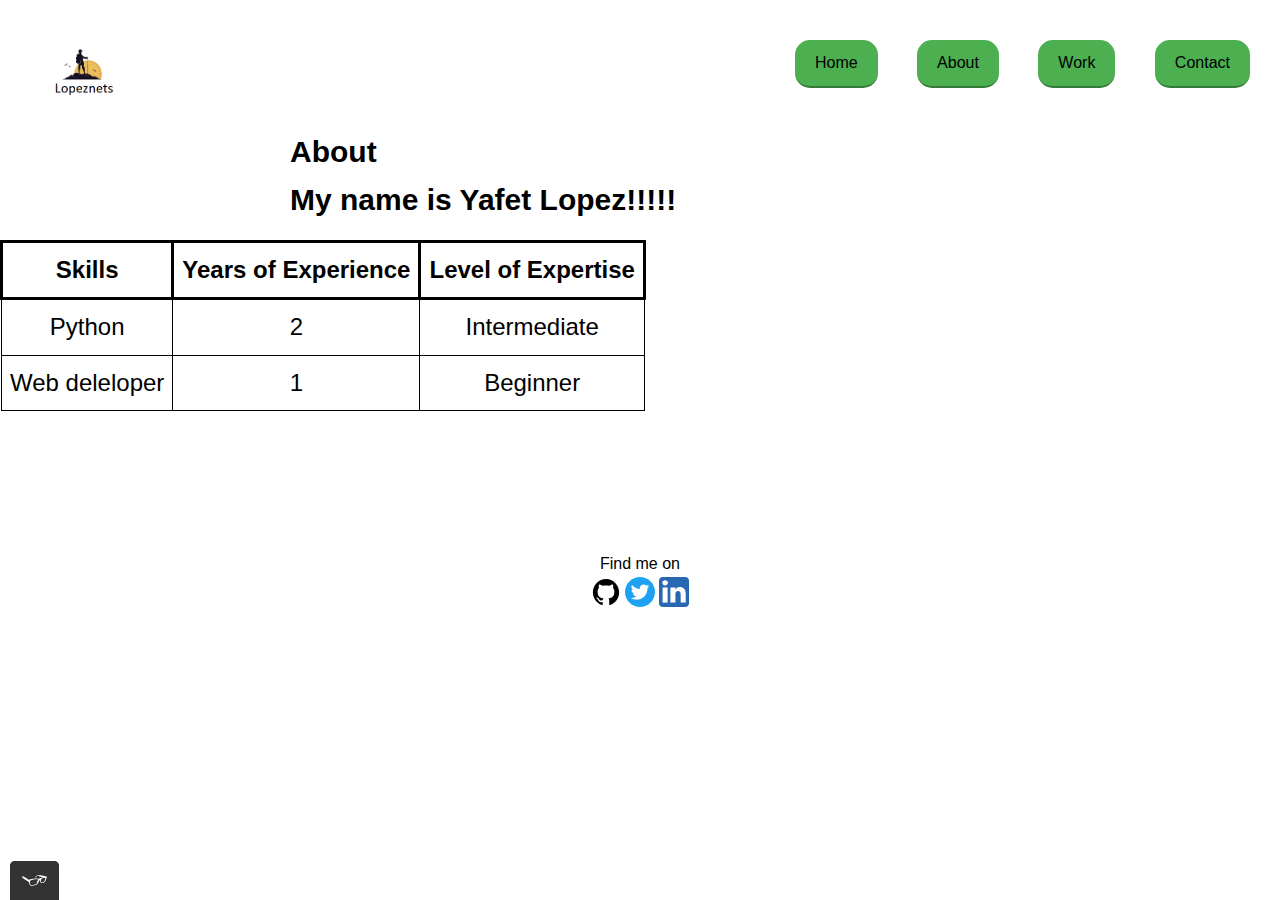
<file: about.html>
<!DOCTYPE html>
<html>
    <head>
        <title>About page</title>
        <meta charset="utf-8">
        <link rel="shortcut icon" href="./img/favicon.ico">
        <link rel="stylesheet" type="text/css" href="css/style.production.css"> 
    </head>
    <body>
        <header class="page-header">
            <!-- Add Logo here -->
        <img src="img/images.png" alt="logo" class="logo">
        <nav class="main-navigation page-header__item">
            <ul role="menubar" class="navigation-list">
                <li role="presentation">
                <a href="index.html" role="menuitem" class="navigation-list__item">Home</a>
                </li>
                <li role="presentation">
                <a href="about.html" role="menuitem" class="navigation-list__item">About</a>
                </li>
                <li role="presentation">
                <a href="work.html" role="menuitem" class="navigation-list__item navigation-list__item--active">Work</a>
                </li>
                <li role="presentation">
                <a href="contact.html" role="menuitem" class="navigation-list__item">Contact</a>
                </li>
            </ul>
        </nav>
          </header>
          <h1>About</h1>
        <h2>
            My name is Yafet Lopez!!!!!
        </h2>
        <table class="table">
            <thead>
                <tr>
                    <th>Skills</th>
                    <th>Years of Experience</th>
                    <th>Level of Expertise</th>
                </tr>
            </thead>
            <tbody>
                <tr>
                    <td>Python</td>
                    <td>2</td>
                    <td>Intermediate</td>
                </tr>
                <tr>
                    <td>Web deleloper</td>
                    <td>1</td>
                    <td>Beginner</td>
                </tr>
            </tbody>
        </table>

        <!-- Footer with links to social media profiles -->
    
        

    <footer class="page-footer">
        <p>Find me on</p>
        <div class="social-media">
        <!-- Github logo -->
        <img src="img/github_icon.svg" alt="github">
        <!-- Twitter logo -->
        <img src="img/twitter_icon.svg" alt="twitter">
        <!-- LinkedIn logo -->
        <img src="img/linkedin_icon.svg" alt="linkedin">
        </div>
    </footer>
        
    <script src="js/tota11y.min.js"></script>
    </body>
   
</html>
</file>
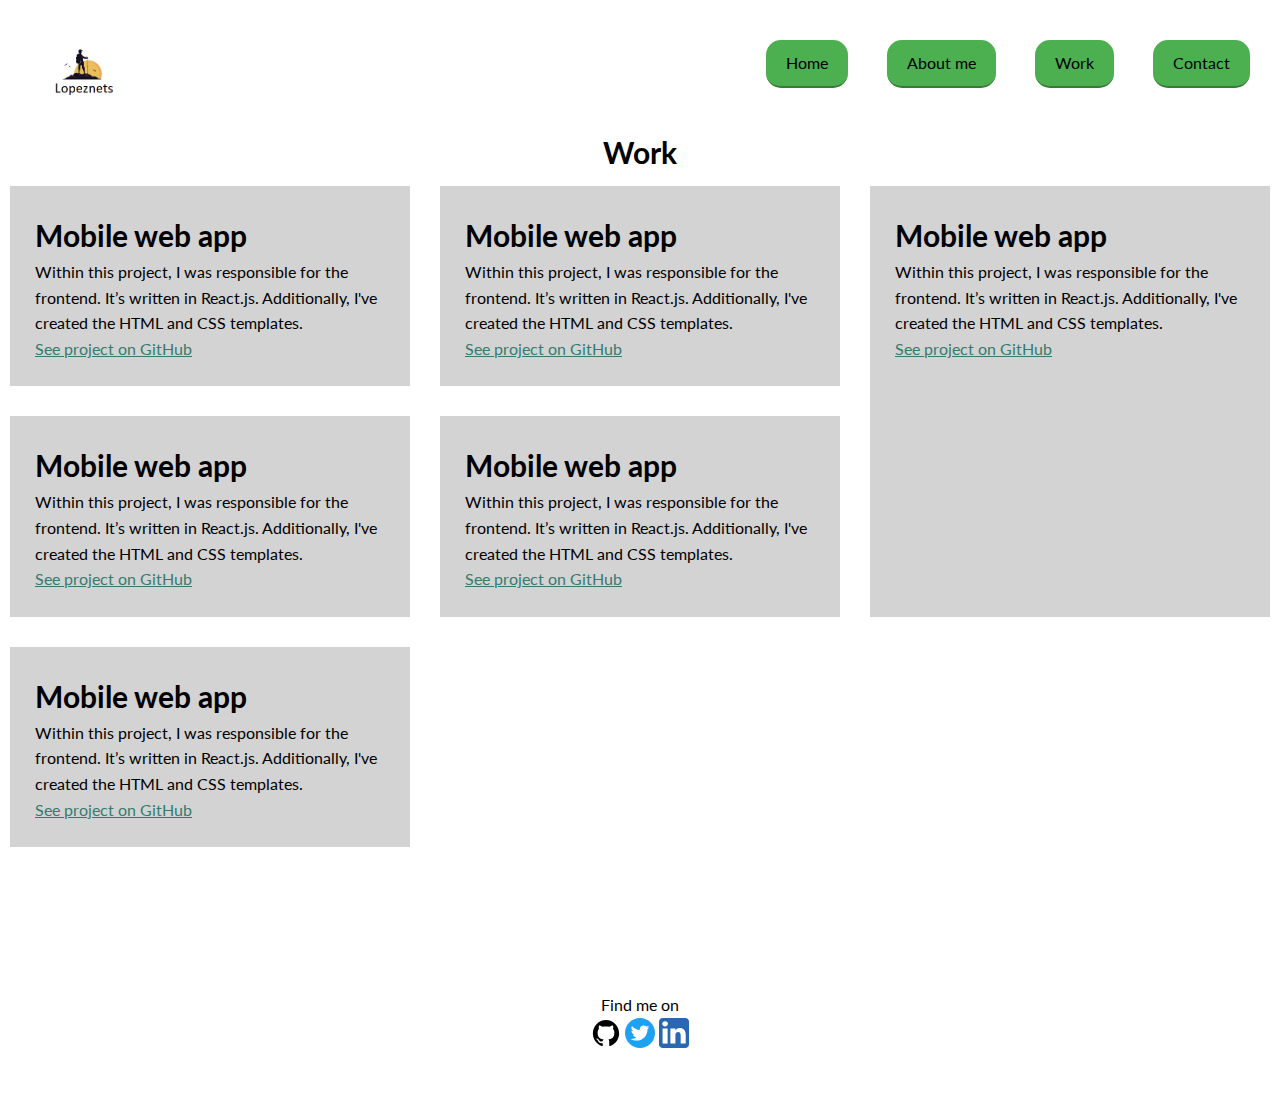
<file: work.html>
<!DOCTYPE html>
<html lang="en">
<head>
    <link rel="shortcut icon" href="https://www.wikipedia.org/static/favicon/wikipedia.ico">
    <meta charset="UTF-8">
    <meta http-equiv="X-UA-Compatible" content="IE=edge">
    <meta name="viewport" content="width=device-width, initial-scale=1.0">
    <title>My website</title>
    <link rel="shortcut icon" href="./img/favicon.ico">
    <link rel="stylesheet" type="text/css" href="css/style.production.css">
    <link href="https://fonts.googleapis.com/css2?family=Lato:wght@400;700&display=swap" rel="stylesheet">
</head>

<body>
   <!-- Header including the logo and the main navigation -->
   <header class="page-header">
      <!-- Add Logo here -->
      <img src="img/images.png" alt="logo" class="logo">
      <nav class="main-navigation page-header__item">
         <ul role="menubar" class="navigation-list">
            <li role="presentation">
               <a href="index.html" role="menuitem" class="navigation-list__item">Home</a>
            </li>
            <li role="presentation">
               <a href="about.html" role="menuitem" class="navigation-list__item">About me</a>
            </li>
            <li role="presentation">
               <a href="work.html" role="menuitem" class="navigation-list__item navigation-list__item--active">Work</a>
            </li>
            <li role="presentation">
               <a href="contact.html" role="menuitem" class="navigation-list__item">Contact</a>
            </li>
         </ul>
      </nav>
   </header>

   <section>
    <h1 id="texto">Work</h1>
    <div class="grid">
       <!-- Grid items will live here -->
       <div class="grid__item">
         <h2>Mobile web app</h2>
         <p>
            Within this project, I was responsible for the frontend. It’s written in React.js. Additionally, I've created the HTML and CSS templates.
         </p>
         <a href="#">See project on GitHub</a>
      </div>
      <div class="grid__item">
         <h2>Mobile web app</h2>
         <p>
            Within this project, I was responsible for the frontend. It’s written in React.js. Additionally, I've created the HTML and CSS templates.
         </p>
         <a href="#">See project on GitHub</a>
      </div>
      <div class="grid__item">
         <h2>Mobile web app</h2>
         <p>
            Within this project, I was responsible for the frontend. It’s written in React.js. Additionally, I've created the HTML and CSS templates.
         </p>
         <a href="#">See project on GitHub</a>
      </div>
      <div class="grid__item">
         <h2>Mobile web app</h2>
         <p>
            Within this project, I was responsible for the frontend. It’s written in React.js. Additionally, I've created the HTML and CSS templates.
         </p>
         <a href="#">See project on GitHub</a>
      </div>
      <div class="grid__item">
         <h2>Mobile web app</h2>
         <p>
            Within this project, I was responsible for the frontend. It’s written in React.js. Additionally, I've created the HTML and CSS templates.
         </p>
         <a href="#">See project on GitHub</a>
      </div>
      <div class="grid__item">
         <h2>Mobile web app</h2>
         <p>
            Within this project, I was responsible for the frontend. It’s written in React.js. Additionally, I've created the HTML and CSS templates.
         </p>
         <a href="#">See project on GitHub</a>
      </div>
    </div>
 </section>
 <!-- Footer with links to social media profiles -->
 <footer class="page-footer">
   <p>Find me on</p>
   <div class="social-media">
     <a href="https://github.com/Yafet4275" target="_blank">
        <img src="img/github_icon.svg" alt="github"></a>
     <a href="https://twitter.com/" target="_blank">
        <img src="img/twitter_icon.svg" alt="twitter"></a>
     <a href="https://www.linkedin.com/in/yafet-lopez-8b177886/" target="_blank">
        <img src="img/linkedin_icon.svg" alt="linkedin"></a>
   </div>
   </footer>
 
 </body>
</html>
</file>
<file: css/style.production.css>
/*
* Prefixed by https://autoprefixer.github.io
* PostCSS: v8.4.14,
* Autoprefixer: v10.4.7
* Browsers: last 4 version
*/

/* CSS Reset */


* {
    margin: 0;
    padding: 0;
    -webkit-box-sizing: border-box;
            box-sizing: border-box;
  }
  
  body {
    font-family: sans-serif;
  }
  
  body {
    font-family: 'Lato', sans-serif;
    font-weight: 400;
    font-size: 16px;
    /* Sets the font size to 16px */
    line-height: 1.6;
    /* Sets the line-height to 1.6 */
  }
  
  h1, h2 {
    font-size: 30px;
    font-weight: 700;
    max-width: 700px;
    margin: 0 auto;
  }
  
  h3 {
    font-size: 16px;
    font-weight: 700;
  }
  
  a {
    color: #357b70;
  }
  
  a:hover, a:focus {
    /* No underline when hovering over a link */
    text-decoration: none;
    /* lets the mouse appear as a hand when howering over the button */
    cursor: pointer;
    /* reduces the opacity of the button to 80% */
    opacity: 0.7;
  }
  
  a:visited {
    /* visited link */
    color: white;
  }
  
  a:active {
    /* selected link */
    color: #489c79;
  }
  
  input, texture, select, button {
    font-family: system-ui;
  }
  
  .contact-form  {
    max-width: 700px;
    margin: 20px auto;
  }
  
  .button {
    /* overwrites browser defaults and resets the border */
    border: none;
    display: inline-block;
    border-radius: 4px;
    /* takes the font from the outer container */
    font-family: inherit;
    /* styles the button */
    background-color: #357b70;
    color: white;
    text-decoration: none;
    padding: 10px;
    border-radius: 3px;
    /* width of the border, type, color */
    border-bottom: 2px solid rgba(0, 0, 0, 0.3);
    -webkit-transition-duration: 0.2s;
         -o-transition-duration: 0.2s;
            transition-duration: 0.2s;
    -webkit-transition-property: opacity;
    -o-transition-property: opacity;
    transition-property: opacity;
  }
  
  button {
    /* overwrites browser defaults and resets the border */
    border: none;
    display: inline-block;
    border-radius: 4px;
    /* takes the font from the outer container */
    font-family: inherit;
    /* styles the button */
    background-color: #357b70;
    color: white;
    text-decoration: none;
    padding: 10px;
    border-radius: 3px;
    /* width of the border, type, color */
    border-bottom: 2px solid rgba(0, 0, 0, 0.3);
    -webkit-transition-duration: 0.2s;
         -o-transition-duration: 0.2s;
            transition-duration: 0.2s;
    -webkit-transition-property: opacity;
    -o-transition-property: opacity;
    transition-property: opacity;
  }
  
  .navigation-list__item {
    /* overwrites browser defaults and resets the border */
    border: none;
    display: inline-block;
    /* takes the font from the outer container */
    font-family: inherit;
    /* styles the button */
    background-color: #357b70;
    color: white;
    text-decoration: none;
    padding: 10px;
    border-radius: 15px;
    /* width of the border, type, color */
    border-bottom: 2px solid rgba(0, 0, 0, 0.3);
    -webkit-transition-duration: 0.2s;
         -o-transition-duration: 0.2s;
            transition-duration: 0.2s;
    -webkit-transition-property: opacity;
    -o-transition-property: opacity;
    transition-property: opacity;
  }
  
  button:hover,
  button:focus,
  .button:hover,
  .button:focus {
    /* lets the mouse appear as a hand when hovering over the button */
    cursor: pointer;
    /* reduces the opacity of the button to 80% */
    opacity: 0.8;
  }
  
  .button__secondary{
    background-color: #e0b354;
    color: #2b2b2b;
  }
  
  a.button {
    background-color: #4CAF50;
    border: none;
    color: white;
    padding: 10px 20px;
    text-align: center;
    text-decoration: none;
    display: inline-block;
    font-size: 16px;
    margin: 10px;
    cursor: pointer;
    border-bottom: 2px solid rgba(0, 0, 0, 0.3);
    -webkit-transition-duration: 0.5s;
         -o-transition-duration: 0.5s;
            transition-duration: 0.5s;
    -webkit-transition: 0.4s opacity, 0.5s background-color, 0.4 font-size;
    -o-transition: 0.4s opacity, 0.5s background-color, 0.4 font-size;
    transition: 0.4s opacity, 0.5s background-color, 0.4 font-size;
  }
  
  a.button3 {
    background-color: #4CAF50;
    border: none;
    color: white;
    /* border-radius: 20px; */
    padding: 10px 20px;
    text-align: center;
    text-decoration: none;
    display: inline-block;
    font-size: 16px;
    margin: 20px auto;
    cursor: pointer;
    border-bottom: 2px solid rgba(0, 0, 0, 0.3);
    -webkit-transition-duration: 0.5s;
         -o-transition-duration: 0.5s;
            transition-duration: 0.5s;
    -webkit-transition: 0.4s opacity, 0.5s background-color, 0.4 font-size;
    -o-transition: 0.4s opacity, 0.5s background-color, 0.4 font-size;
    transition: 0.4s opacity, 0.5s background-color, 0.4 font-size;
  }
  
  .navigation-list__item {
    background-color: #4CAF50;
    border: none;
    color: black;
    padding: 10px 20px;
    text-align: center;
    text-decoration: none;
    display: inline-block;
    font-size: 16px;
    margin: 10px;
    cursor: pointer;
    border-bottom: 2px solid rgba(0, 0, 0, 0.3);
    -webkit-transition-duration: 0.5s;
         -o-transition-duration: 0.5s;
            transition-duration: 0.5s;
    -webkit-transition: 0.4s opacity, 0.5s background-color, 0.4 font-size;
    -o-transition: 0.4s opacity, 0.5s background-color, 0.4 font-size;
    transition: 0.4s opacity, 0.5s background-color, 0.4 font-size;
  }
  
  .container {
    display: flex;
    flex-direction: column;
    justify-content: center;
    align-items: center;
    height: 60vh;
  }

  #h1, #h2 {
    font-size: 3rem;
    text-align: center;
  }

  .table {
    font-size: 1.5rem;
    text-align: center;
    margin-top: 1rem;
    border-collapse: collapse;
  }

  th {
    border: 3px solid black;
    padding: 8px;
  }

  td {
    border: 1px solid black;
    padding: 8px;
  }

  .information {
    max-width: 700px;
    margin: 10px auto;
  }
  
  .navigation-list__item {
    font-size: 16px;
  }
  
  .button3:hover {
    font-size: 20px;
  }
  
  .button:hover {
    font-size: 20px;
  }
  
  .profile__portrait {
    /* display: block; */
    float: left;
    width: 250px;
    margin-right: 40px;
    border-radius: 50%;
    /* min-width: 360px;
    max-width: 1200px; */
  }
  
  .my_image--left{
    display: block;
    margin-right: 40px;
    float: left;
    width: 15%;
    min-width: 360px;
    max-width: 1200px;
  }
  
  .page-footer {
    clear: both;
    display: -webkit-box;
    display: -ms-flexbox;
    display: flex;
    -webkit-box-orient: vertical;
    -webkit-box-direction: normal;
        -ms-flex-direction: column;
            flex-direction: column;
    text-align: center;
    margin-top: 40px;
    padding-top: 100px;
  }
  
  .profile {
    max-width: 700px;
    margin: 30px auto;
    border-radius: 3px;
  }
  
  #texto {
    text-align: center;
  }

  .social-media{
    -webkit-box-flex: 1;
        -ms-flex: 1 1 100px;
            flex: 1 1 100px;
  }
  
  .page-header {
    margin-top: 10px;
    display: -webkit-box;
    display: -ms-flexbox;
    display: flex;
    width: 100%;
    padding: 20px;
    
  }
  
  .logo{
    width: 10%;
    height: 10%;
  }
  
  .contact form {
    max-width: 700px;
    margin: 20px auto;
  }
  
  .page-header__item {
    -webkit-box-flex: 0;
        -ms-flex: 0 1 200px;
            flex: 0 1 200px;
  }
  
  .page-header__item:last-child {
    -webkit-box-flex: 1;
        -ms-flex-positive: 1;
            flex-grow: 1;
    text-align: right;
  }
  
  .navigation-list {
    list-style-type: none;
  }
  
  .navigation-list li {
    display: inline-block;
    margin-left: 15px;
  }
  
  @supports (display: grid) {
    .grid {
      display: -ms-grid;
      display: grid;
      -ms-grid-columns: 1fr 20px 1fr 20px 1fr;
      grid-template-columns: 1fr 1fr 1fr;
      grid-gap: 20px;
      margin: 5px;
      padding: auto;
    }
  
    .grid__item {
      background-color: lightgray;
      width: auto;
      min-height: auto;
      margin: 5px;
      padding: 25px;
    }
  
    .grid__item:last-child {
      -ms-grid-column: 3;
      grid-column: 3 / 3;
      -ms-grid-row: 1;
      -ms-grid-row-span: 2;
      grid-row: 1 / 3;
    }
  }
  
  @media all and (max-width: 500px) {
    .grid {
      -ms-grid-columns: 1fr;
      grid-template-columns: 1fr;
    }
    .page-header {
      width: 80%;
    }
  }
  @media all and (min-width: 500px) and (max-width: 750px){
    .grid {
      -ms-grid-columns: 1fr 20px 1fr;
      grid-template-columns: 1fr 1fr;
    }
  }
  @media all and (max-width: 750px) {
    .grid {
      grid-gap: 10px;
    }
    .grid__item:last-child {
      grid-column: auto / auto;
      grid-row: auto / auto;
    }
    h1 {
      font-size: 20px;
    }
  }
  
  @-webkit-keyframes color-change {
    0% {
      fill: #e0b354;
    }
    50% {
      fill: #f50707;
    }
    100% {
      fill: #0732f3;
    }
  }
  
  @keyframes color-change {
    0% {
      fill: #e0b354;
    }
    50% {
      fill: #f50707;
    }
    100% {
      fill: #0732f3;
    }
  }
  
  @-webkit-keyframes cloud-move {
    from {
      -webkit-transform: translate(0, 100px);
              transform: translate(0, 100px);
    }
    to {
      -webkit-transform: translate(550px, 50px);
              transform: translate(550px, 50px);
    }
  }
  
  @keyframes cloud-move {
    from {
      -webkit-transform: translate(0, 100px);
              transform: translate(0, 100px);
    }
    to {
      -webkit-transform: translate(550px, 50px);
              transform: translate(550px, 50px);
    }
  }
  
  @-webkit-keyframes cloud-move-reverse {
    from {
      -webkit-transform: translate(550px, 48px);
              transform: translate(550px, 48px);
    }
    to {
      -webkit-transform: translate(50px, 48px);
              transform: translate(50px, 48px);
    }
  }
  
  @keyframes cloud-move-reverse {
    from {
      -webkit-transform: translate(550px, 48px);
              transform: translate(550px, 48px);
    }
    to {
      -webkit-transform: translate(50px, 48px);
              transform: translate(50px, 48px);
    }
  }
  
  .cloud-front {
    -webkit-animation: 20s cloud-move infinite alternate linear;
            animation: 20s cloud-move infinite alternate linear;
  }
  
  .cloud-back {
    -webkit-animation: 20s cloud-move-reverse infinite alternate linear;
            animation: 20s cloud-move-reverse infinite alternate linear;
  }
  
  .sun {
    -webkit-animation: 4s color-change infinite alternate linear;
            animation: 4s color-change infinite alternate linear;
  }
</file>
